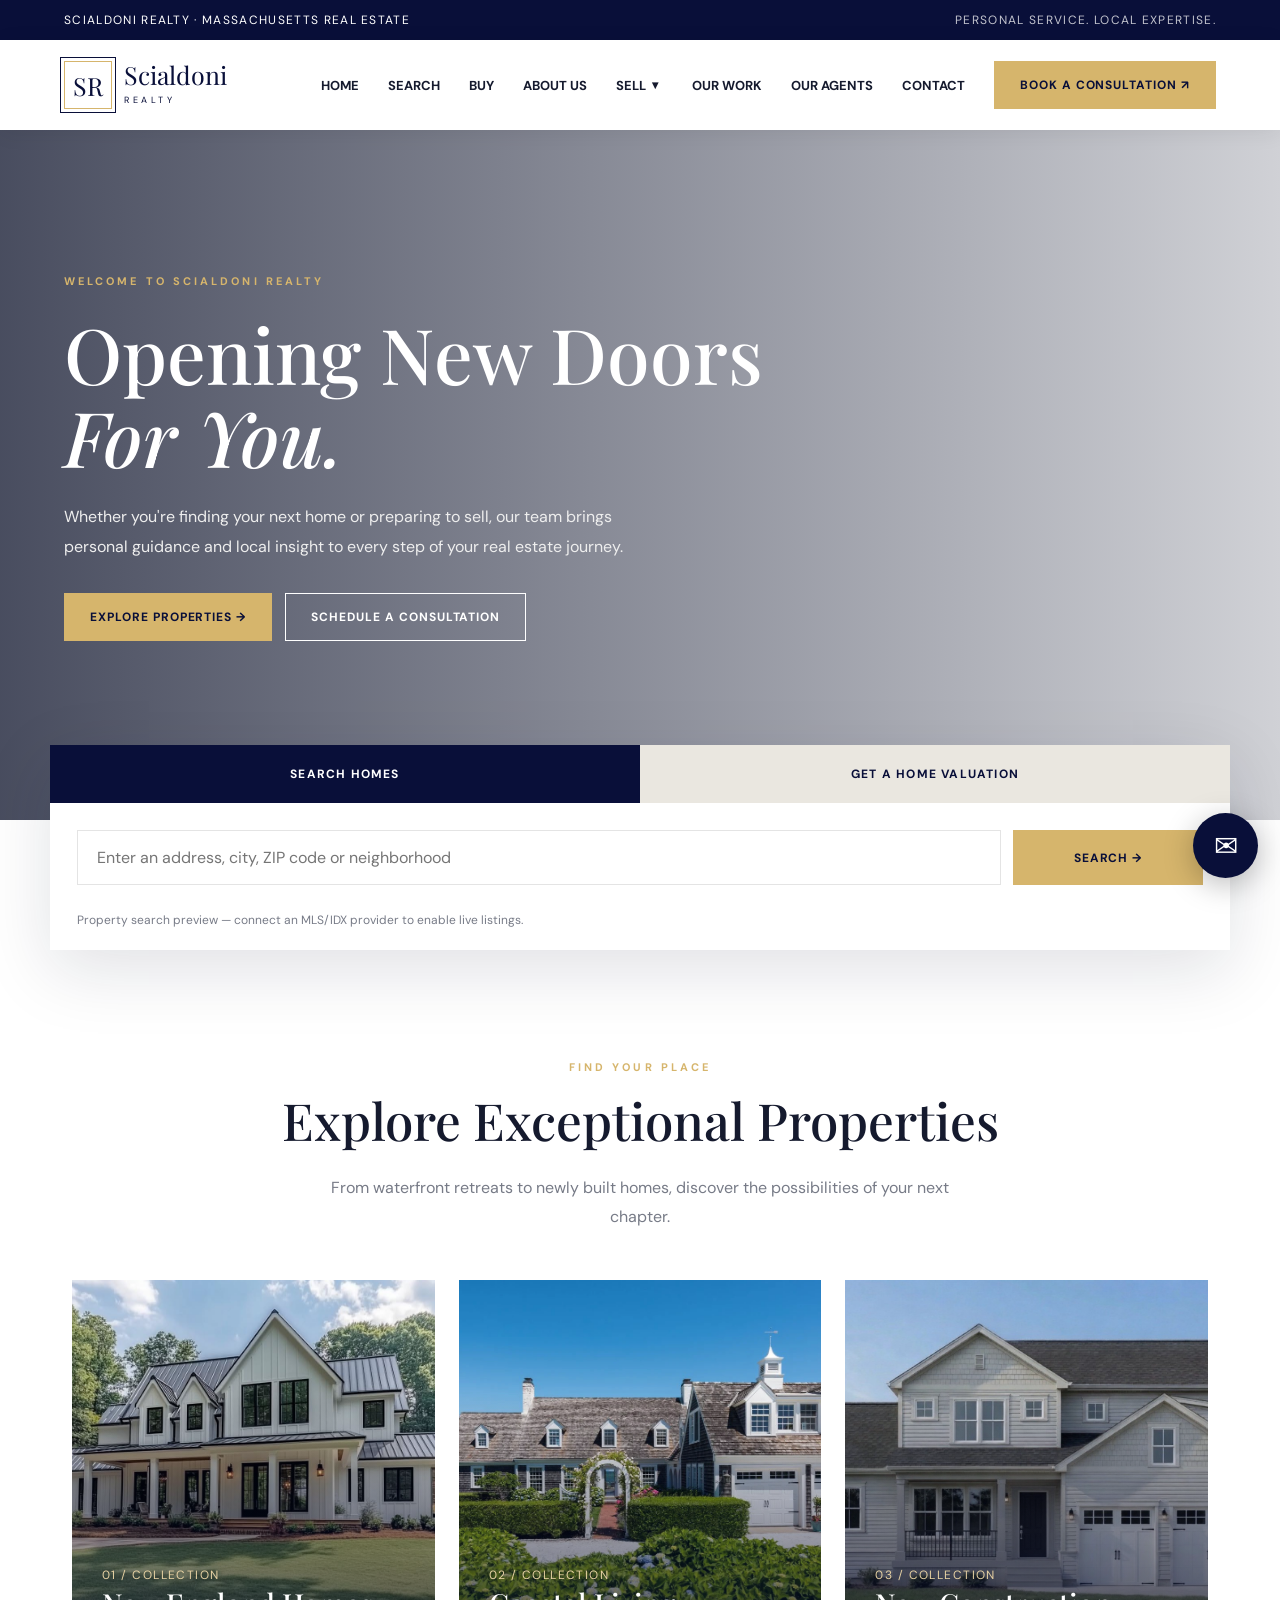
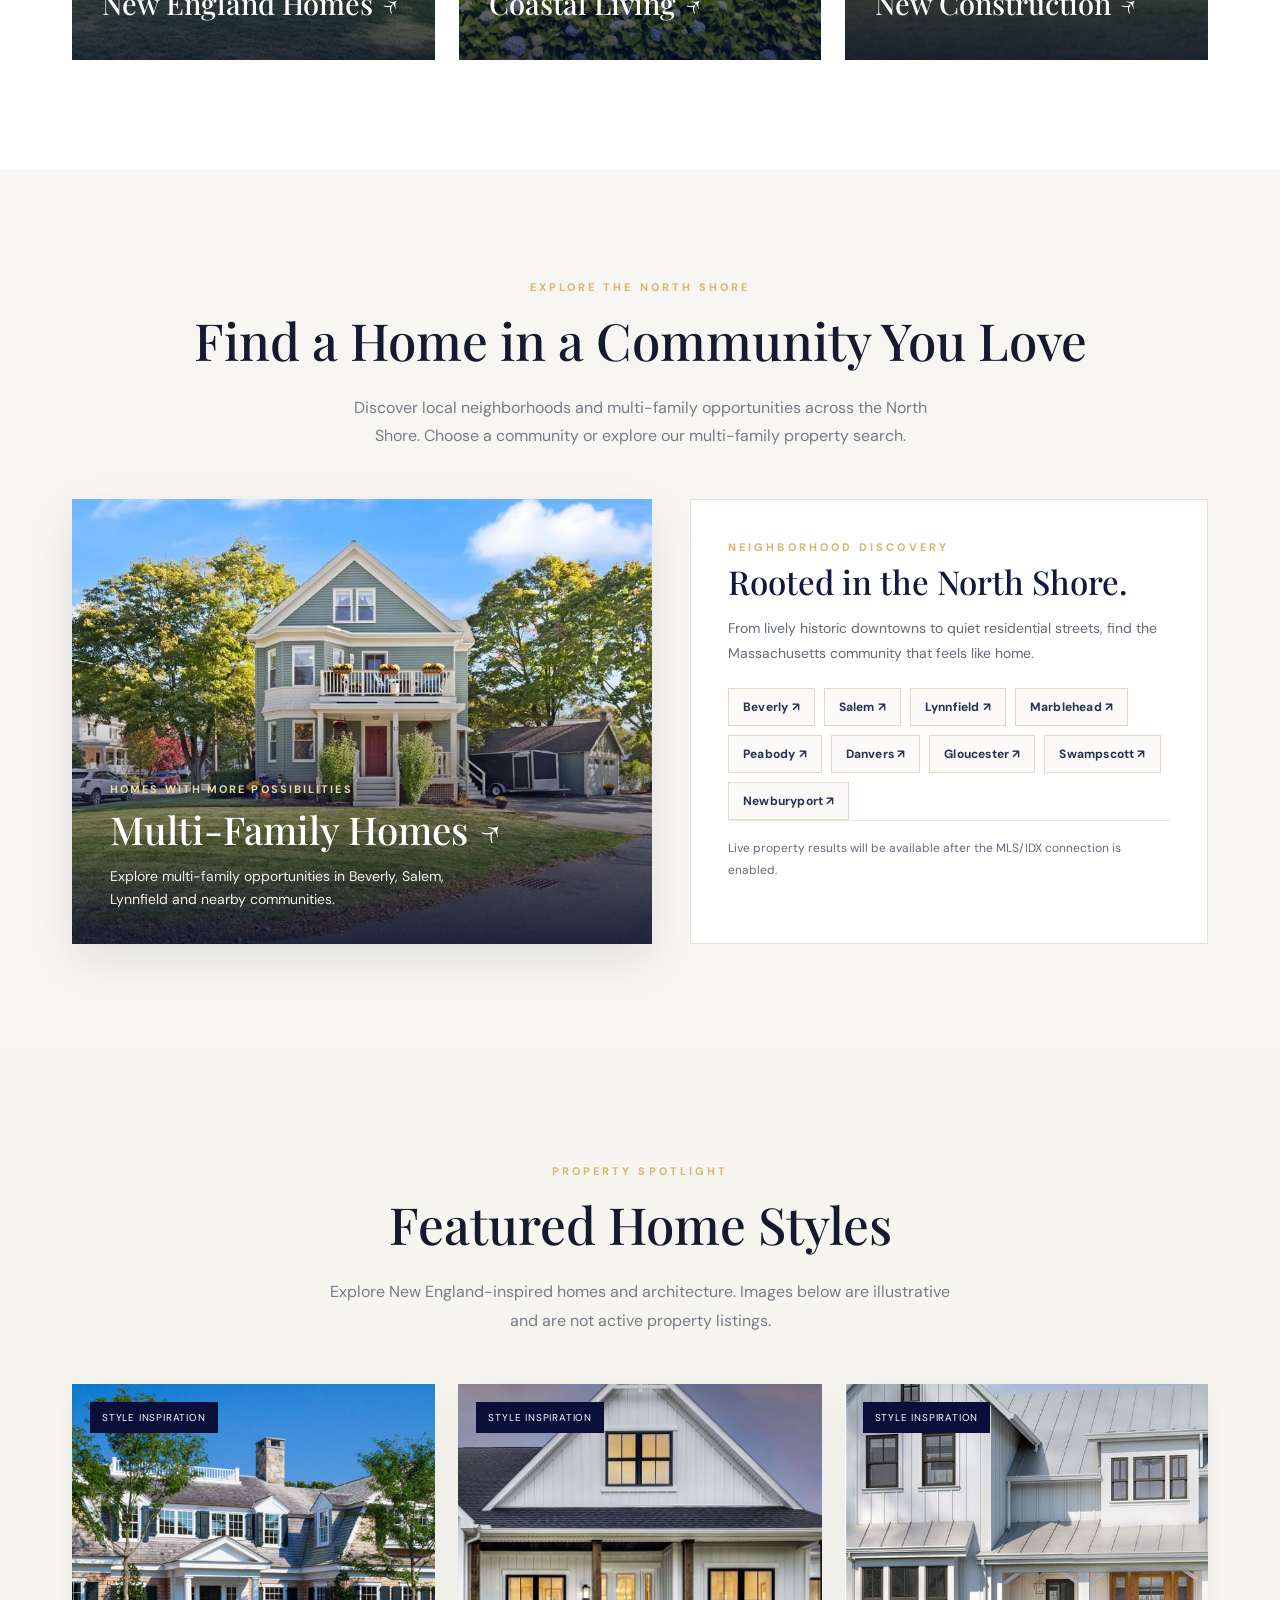
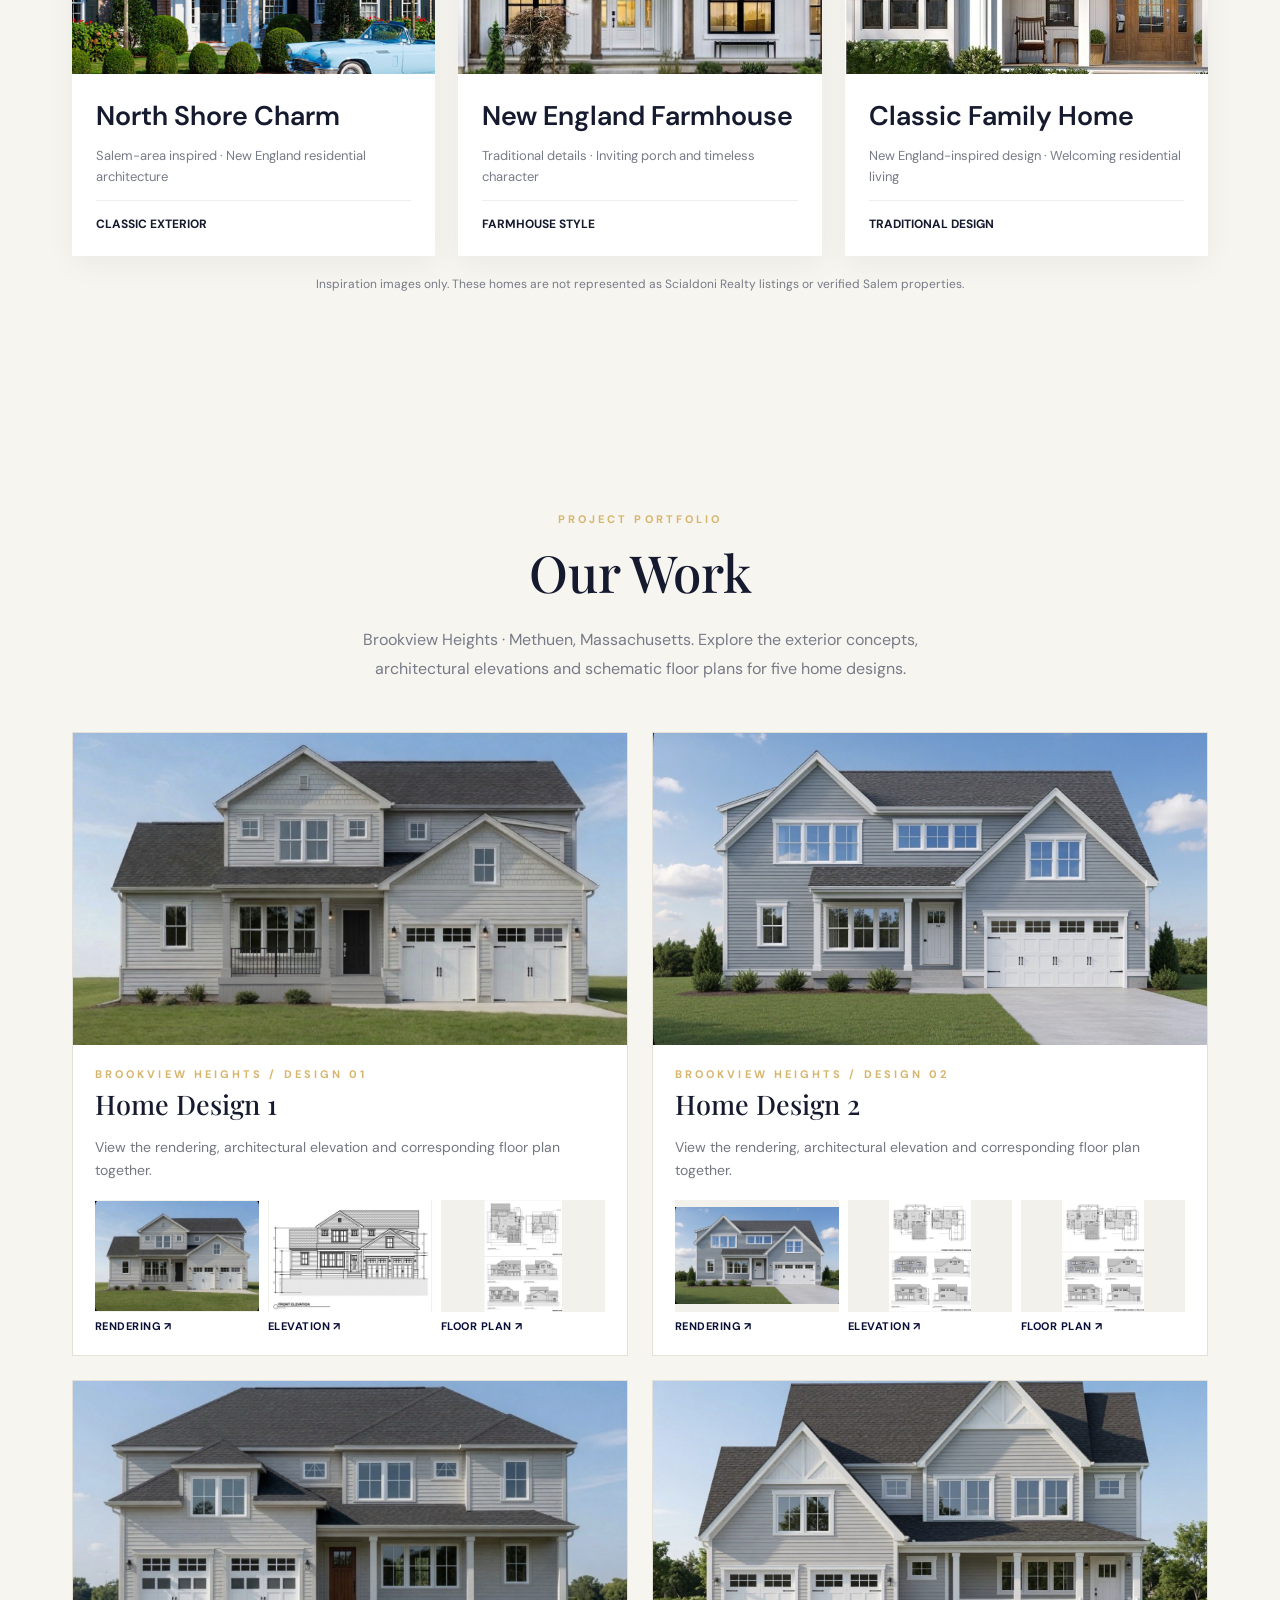
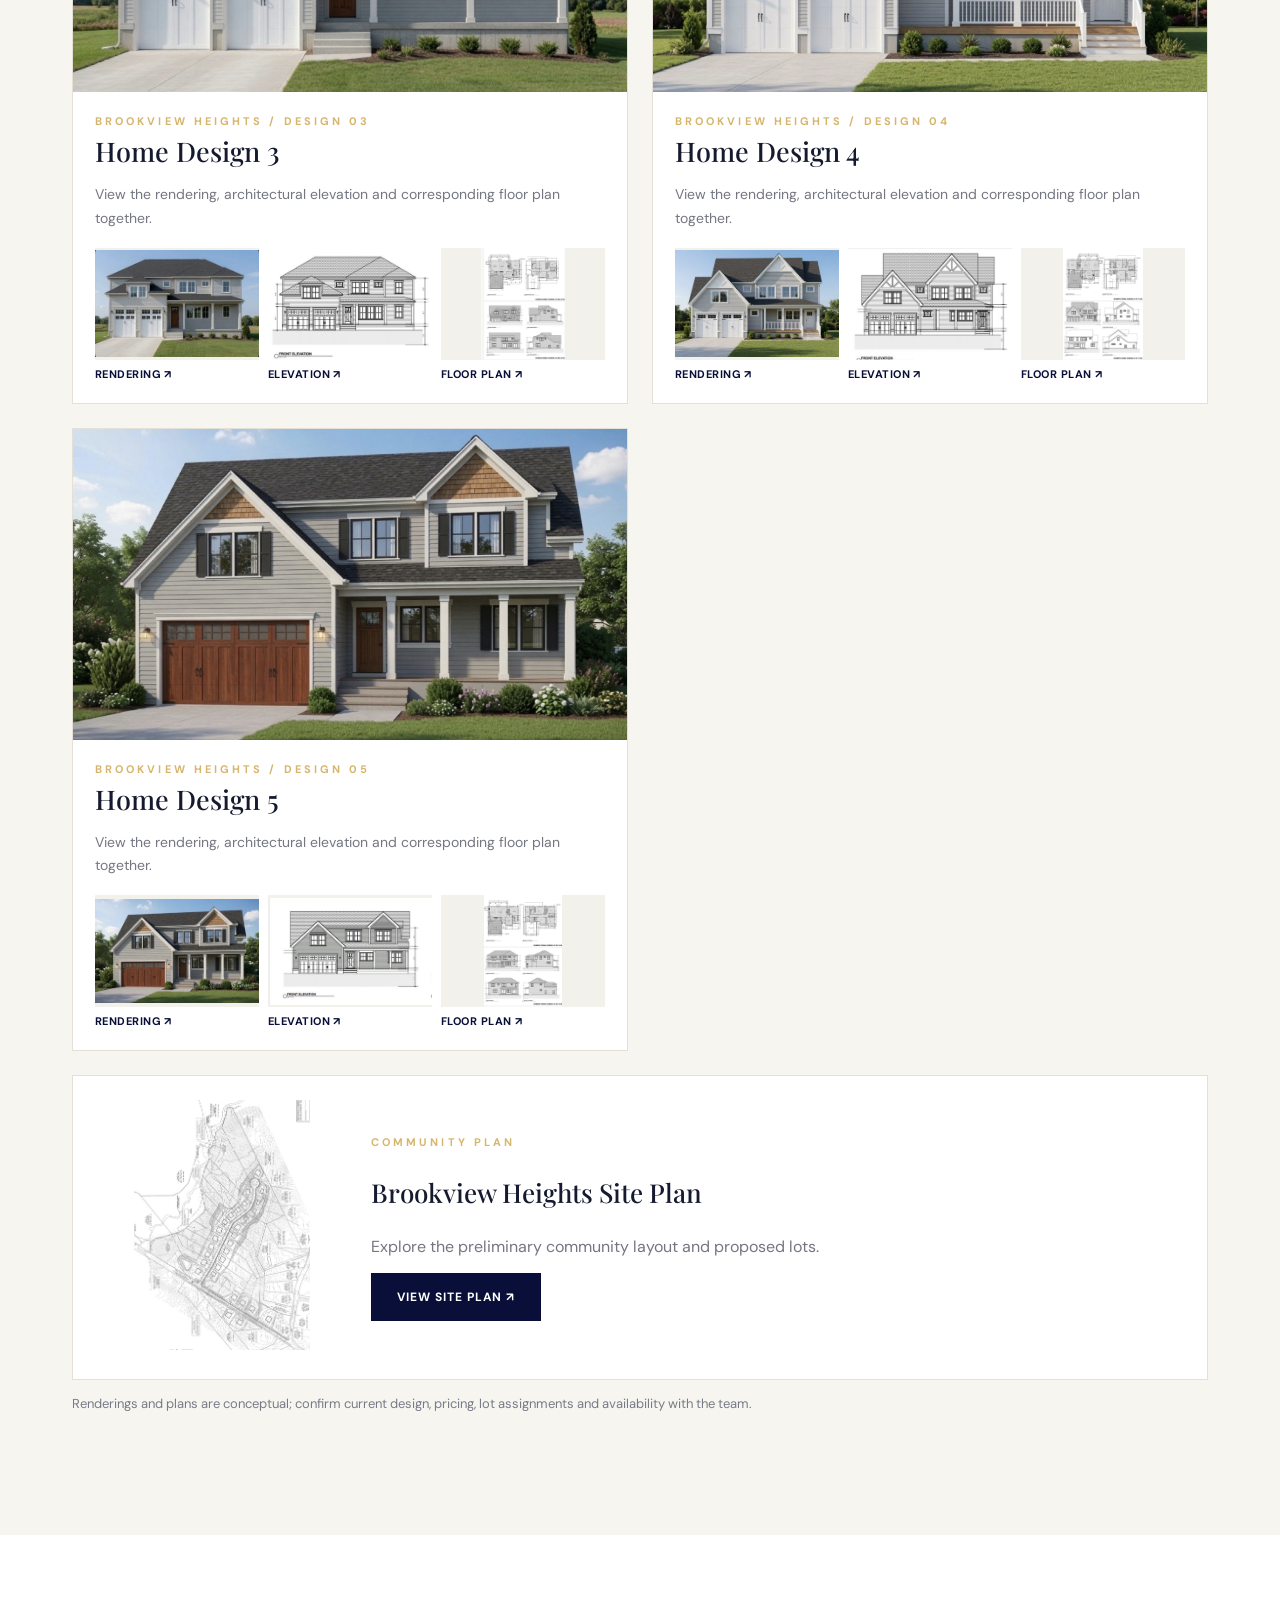
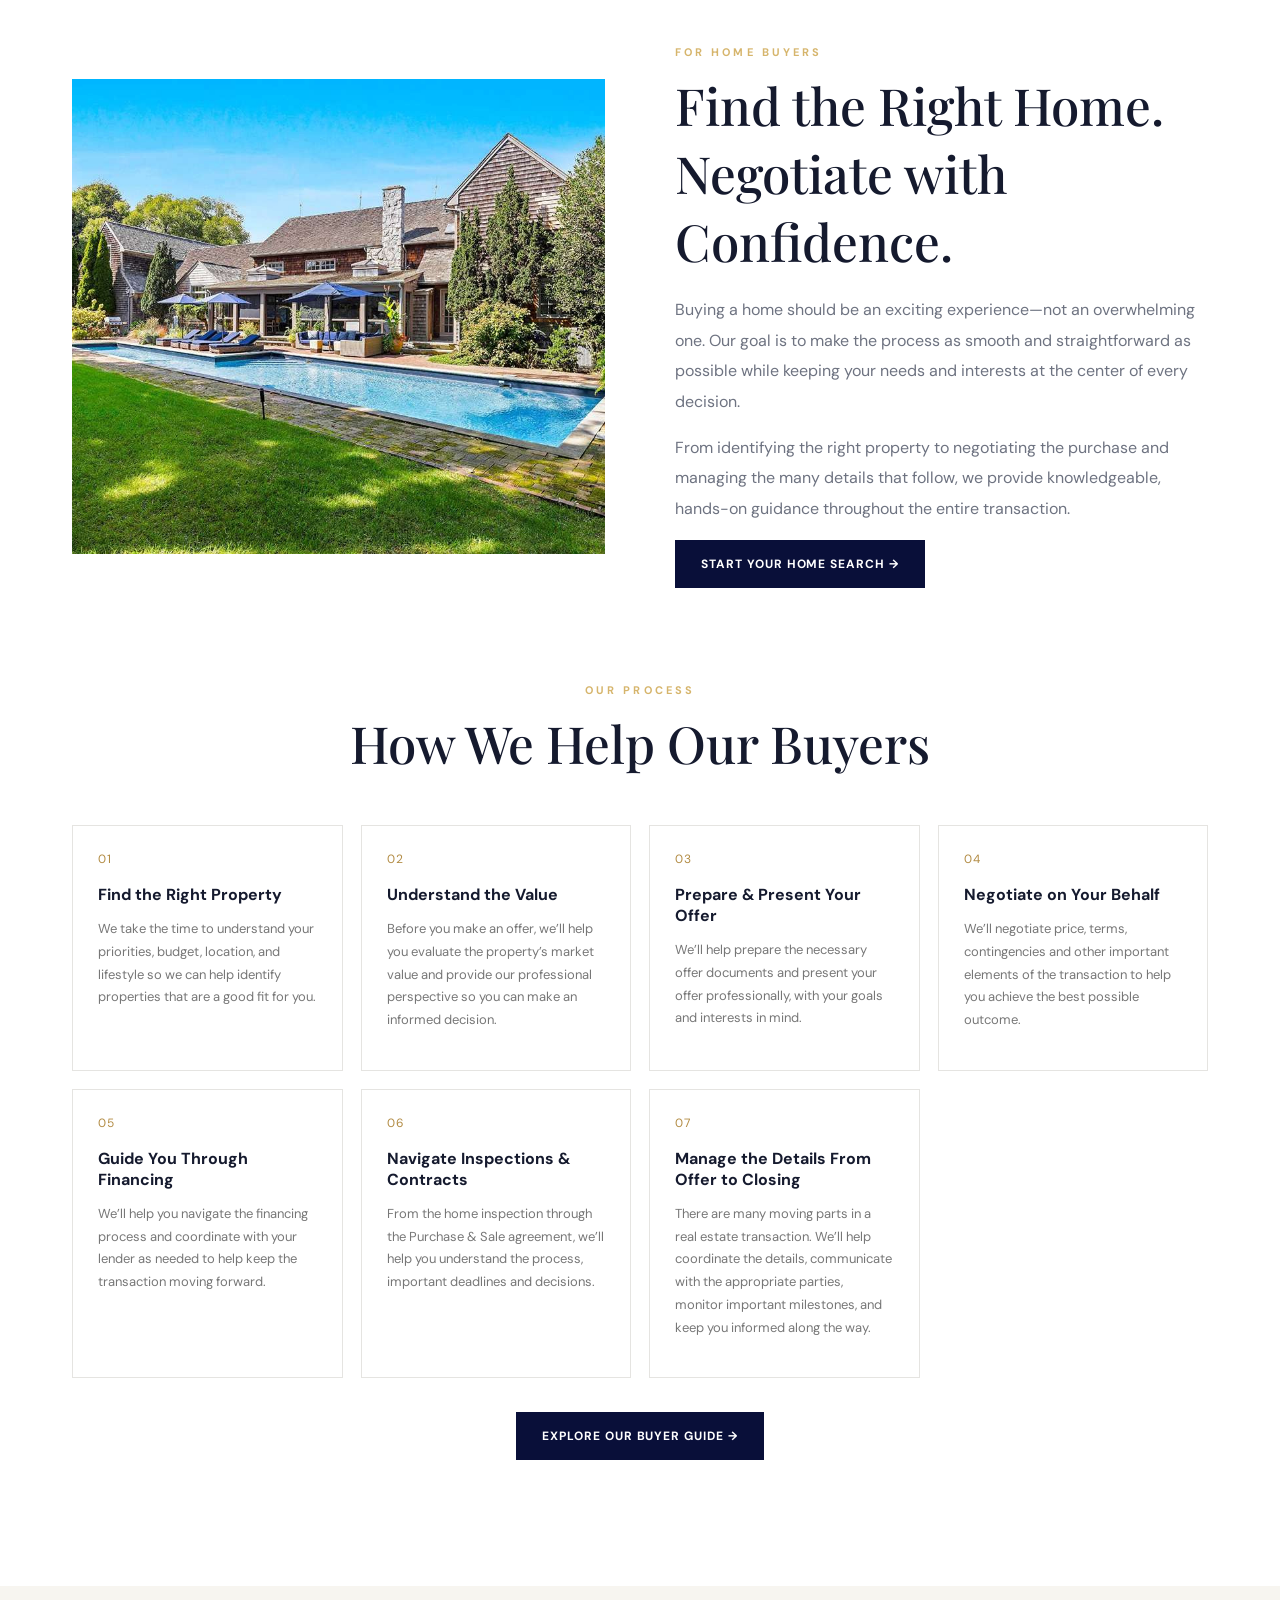
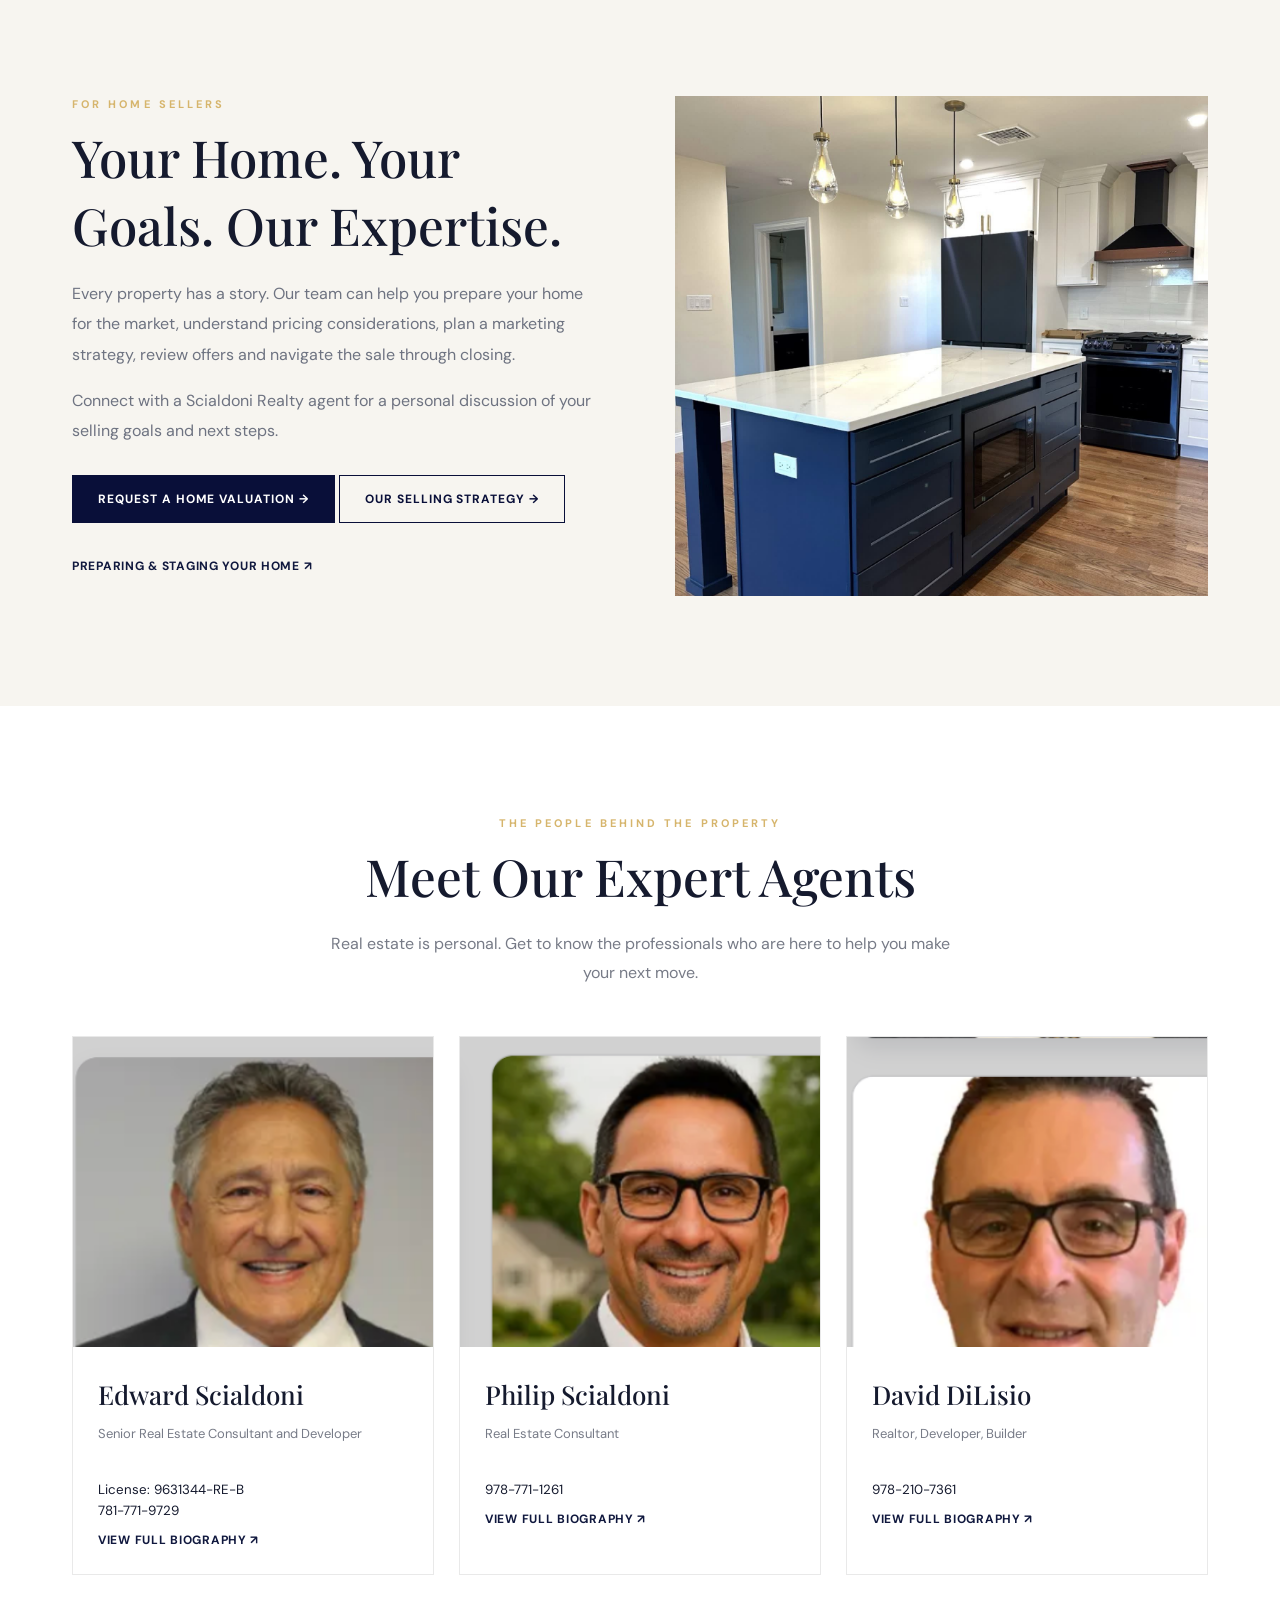
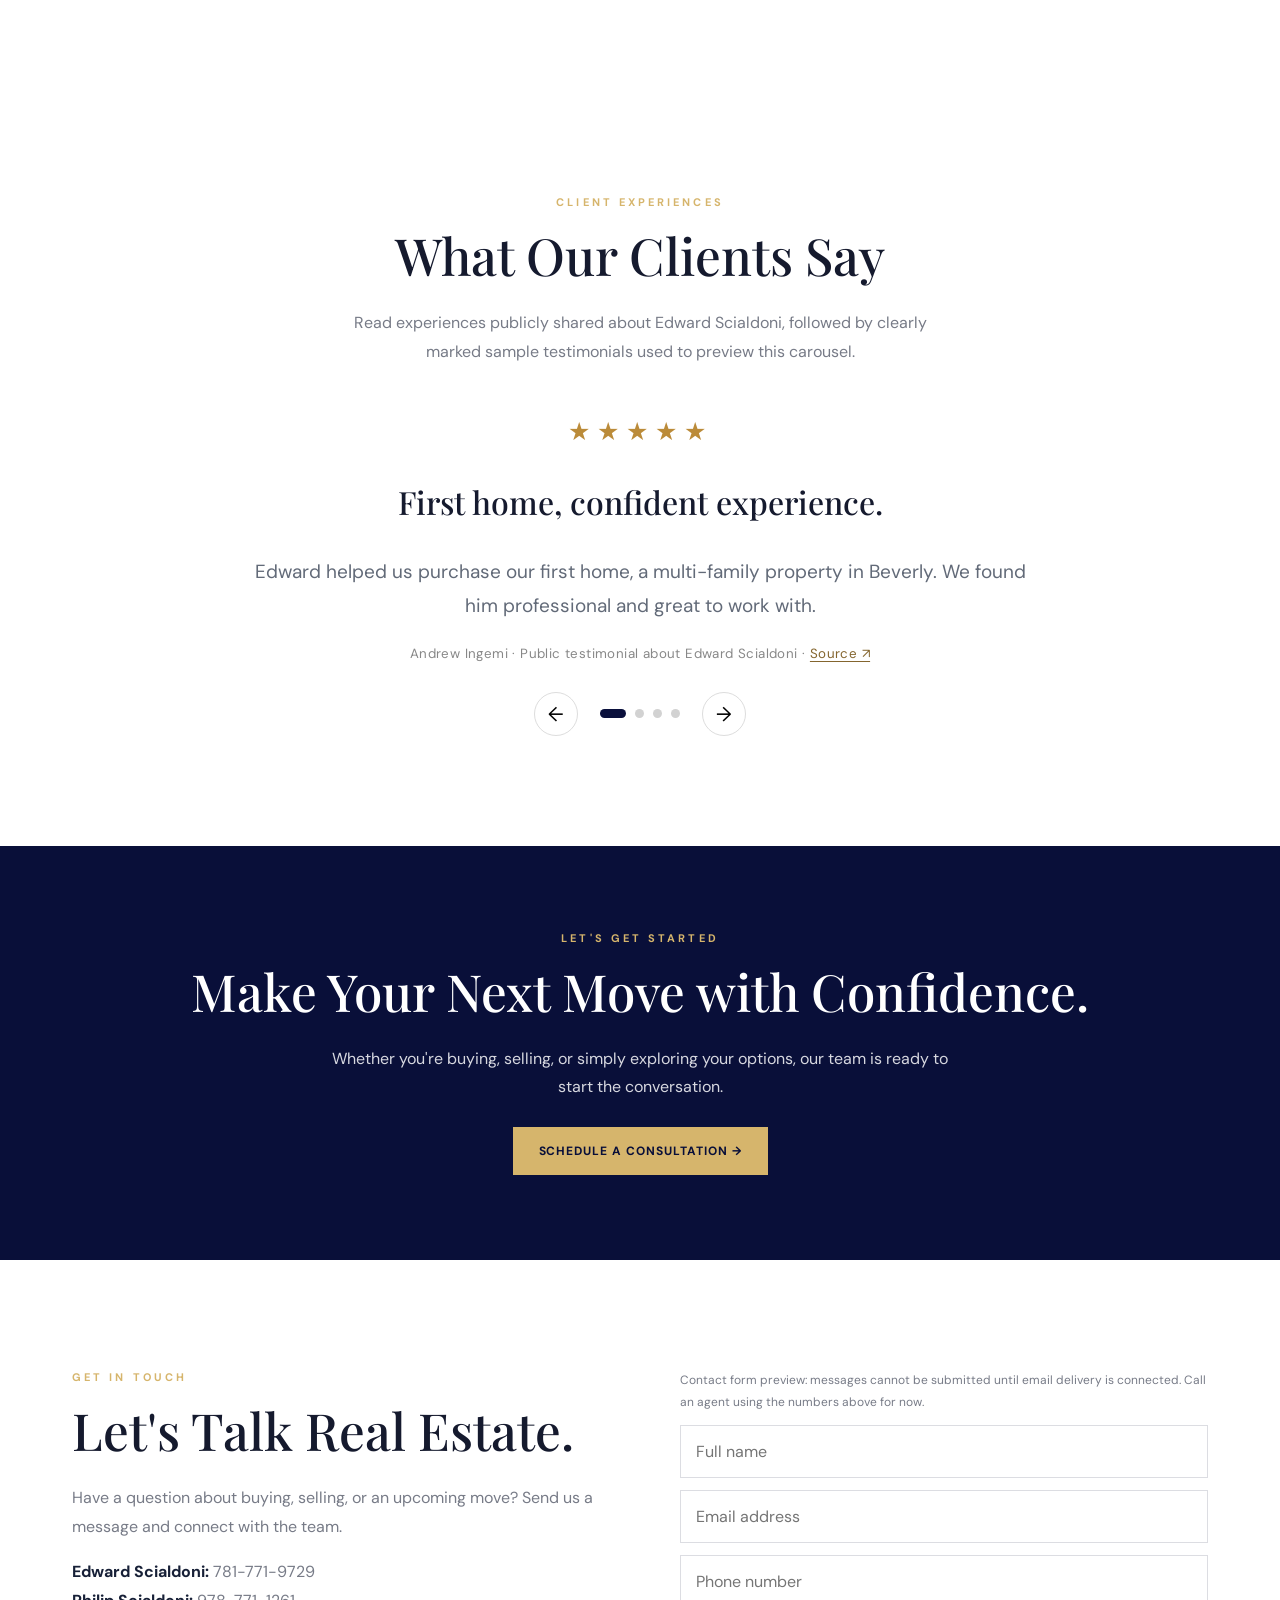
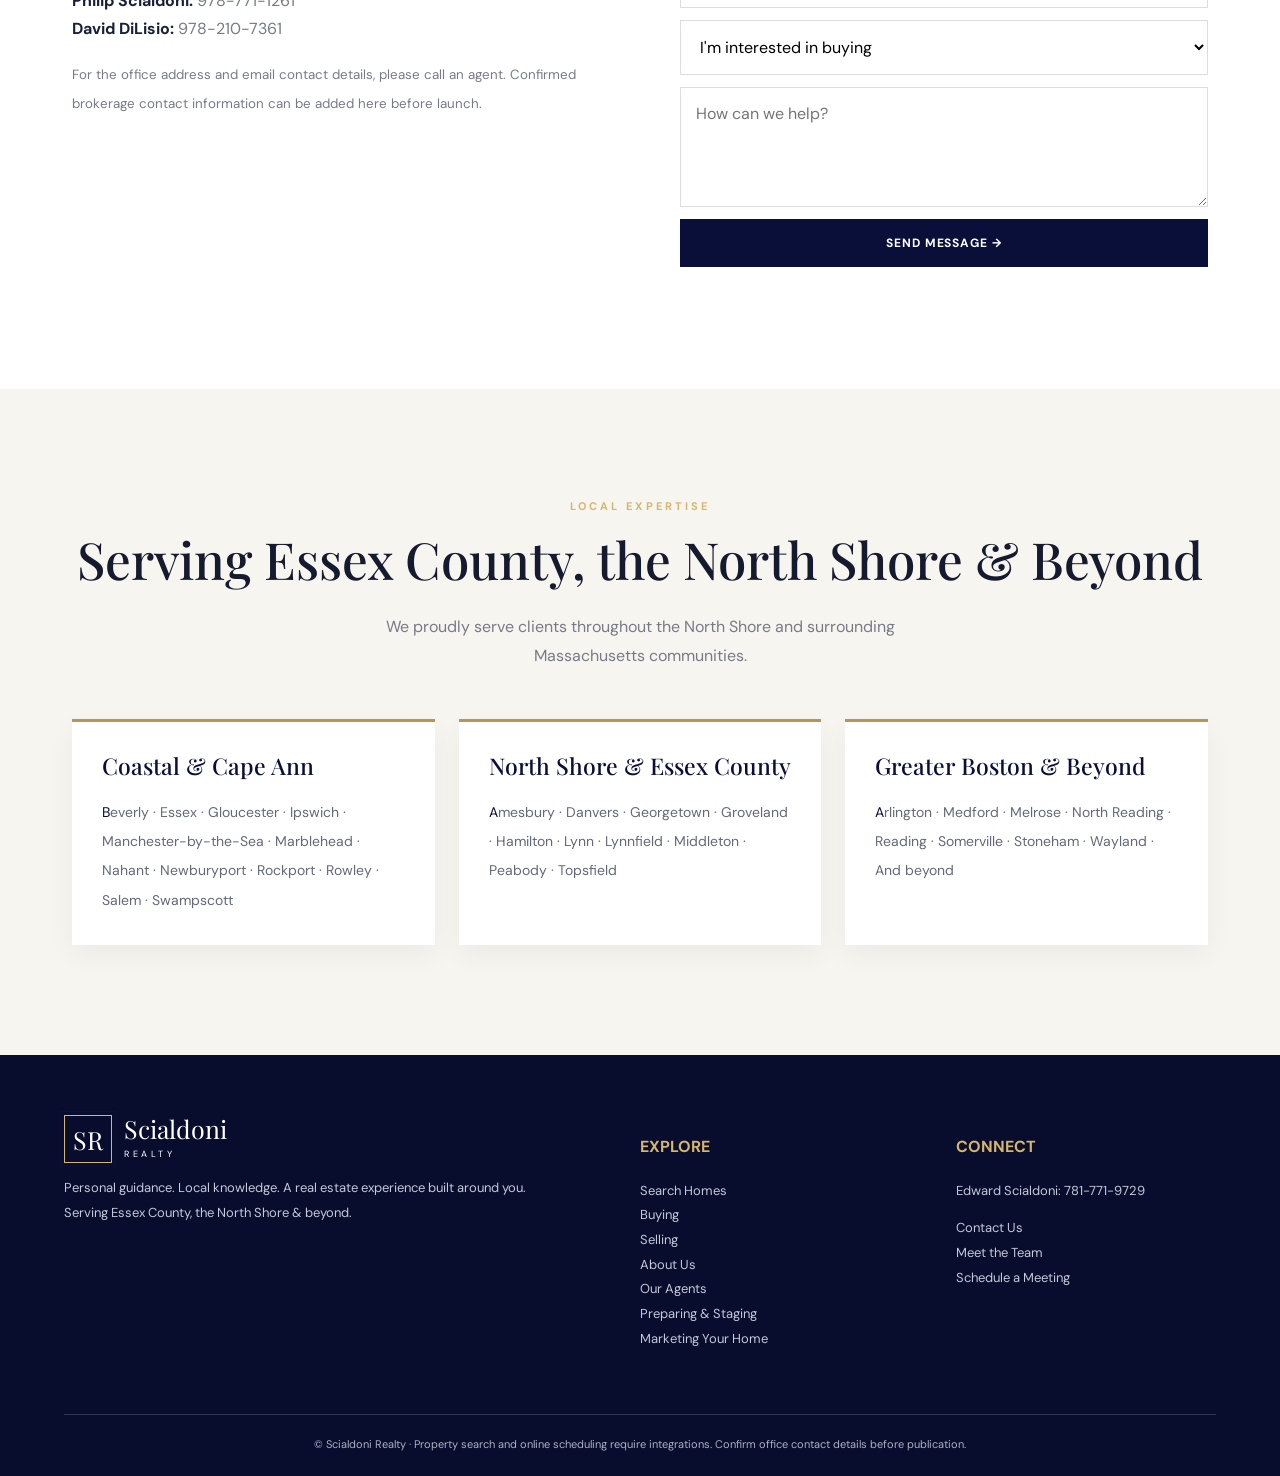
<file: index.html>
<!DOCTYPE html>

<html lang="en"><head><meta charset="utf-8"/><meta content="width=device-width,initial-scale=1" name="viewport"/><meta content="Scialdoni Realty — Massachusetts real estate guidance, buying, selling and property consultations." name="description"/><title>Scialdoni Realty | Opening New Doors</title><link href="https://fonts.googleapis.com" rel="preconnect"/><link crossorigin="" href="https://fonts.gstatic.com" rel="preconnect"/><link href="https://fonts.googleapis.com/css2?family=DM+Sans:wght@400;500;600;700&amp;family=Playfair+Display:wght@400;500;600&amp;display=swap" rel="stylesheet"/><style>
:root{--navy:#090f39;--navy2:#131c4d;--gold:#d6b56c;--cream:#f7f5f0;--ink:#151a2e;--muted:#777b87}*{box-sizing:border-box}html{scroll-behavior:smooth}body{margin:0;font-family:'DM Sans',Arial,sans-serif;color:var(--ink);background:#fff}a{text-decoration:none;color:inherit}button,input,select,textarea{font:inherit}button{cursor:pointer}button:focus-visible,a:focus-visible,input:focus-visible{outline:3px solid var(--gold);outline-offset:3px}.top{background:var(--navy);color:#fff;padding:12px 5%;font-size:12px;letter-spacing:.11em;display:flex;justify-content:space-between}.top span{opacity:.75}.nav{height:90px;display:flex;align-items:center;justify-content:space-between;padding:0 5%;background:#fff;position:sticky;top:0;z-index:20;box-shadow:0 3px 20px #00000012}.brand{display:flex;align-items:center;gap:12px;color:var(--navy)}.monogram{border:1px solid var(--gold);outline:1px solid var(--navy);outline-offset:3px;width:48px;height:48px;display:grid;place-items:center;font:25px 'Playfair Display',serif}.brand b{font:25px 'Playfair Display',serif;display:block;line-height:1}.brand small{font-size:9px;letter-spacing:.4em}.links{display:flex;gap:29px;align-items:center;font-size:13px;font-weight:700}.links a:hover{color:#a17a31}.btn{background:var(--navy);color:white;border:1px solid var(--navy);padding:15px 25px;display:inline-flex;align-items:center;justify-content:center;gap:12px;font-weight:700;font-size:12px;letter-spacing:.08em;text-transform:uppercase;transition:.2s}.btn:hover{background:#27346c}.btn.gold{background:var(--gold);border-color:var(--gold);color:var(--navy)}.btn.outline{background:transparent;border-color:#fff;color:#fff}.menu{display:none;border:0;background:none;font-size:28px}.hero{min-height:690px;position:relative;background:linear-gradient(90deg,rgba(5,11,36,.73),rgba(5,11,36,.19)),url('https://images.unsplash.com/photo-1600607687920-4e2a09cf159d?auto=format&fit=crop&w=2000&q=85') center/cover;display:flex;align-items:center;color:white}.hero-inner{width:min(1180px,90%);margin:auto;padding:90px 0 125px}.eyebrow{font-size:11px;font-weight:700;letter-spacing:.28em;text-transform:uppercase;color:var(--gold)}h1,h2,h3{font-family:'Playfair Display',Georgia,serif;font-weight:500}h1{font-size:clamp(50px,6vw,92px);line-height:1.08;max-width:760px;margin:24px 0}h2{font-size:clamp(34px,4vw,56px);margin:12px 0 20px}h3{font-size:25px}.hero p{max-width:590px;line-height:1.9;color:#eee;font-size:16px}.hero-actions{display:flex;gap:13px;margin-top:30px;flex-wrap:wrap}.search-panel{max-width:1180px;margin:-75px auto 0;background:#fff;position:relative;z-index:2;box-shadow:0 20px 65px #10163020}.tabs{display:grid;grid-template-columns:1fr 1fr}.tab{padding:21px;border:0;background:#eae7e0;color:var(--navy);font-weight:700;letter-spacing:.1em;font-size:12px}.tab.active{background:var(--navy);color:#fff}.search-body{padding:27px;display:flex;gap:12px}.search-body input{flex:1;min-width:0;border:1px solid #e4e4e4;padding:16px 19px}.search-body .btn{min-width:170px}.search-note{font-size:12px;color:var(--muted);padding:0 27px 22px}.container{max-width:1180px;margin:auto;padding:0 22px}.section{padding:110px 0}.section-head{text-align:center;margin-bottom:48px}.section-head p{max-width:620px;margin:auto;color:var(--muted);line-height:1.8}.categories{display:grid;grid-template-columns:repeat(3,1fr);gap:24px}.category{height:380px;position:relative;overflow:hidden;display:flex;align-items:end;background-size:cover;background-position:center}.category:before{content:'';position:absolute;inset:0;background:linear-gradient(transparent 30%,#020a2bba)}.category>div{position:relative;color:white;padding:30px;width:100%}.category h3{margin:0 0 8px;font-size:29px}.category span{font-size:12px;letter-spacing:.12em;color:#e6d1a3}.category:hover{background-size:auto 110%}.cream{background:var(--cream)}.listing-grid{display:grid;grid-template-columns:repeat(3,1fr);gap:23px}.listing{background:white;box-shadow:0 7px 28px #0000000d}.listing .photo{height:225px;background-size:cover;background-position:center;position:relative}.listing .tag{position:absolute;left:18px;top:18px;background:var(--navy);color:white;padding:9px 12px;font-size:10px;letter-spacing:.08em}.listing-content{padding:24px}.listing h3{font:600 27px 'DM Sans',sans-serif;margin:0 0 8px}.listing p{color:var(--muted);font-size:13px;line-height:1.6}.listing .meta{border-top:1px solid #eee;padding-top:15px;font-size:12px;font-weight:700;display:flex;gap:15px}.disclaimer{font-size:12px;color:var(--muted);margin-top:20px;text-align:center}.split{display:grid;grid-template-columns:1fr 1fr;align-items:center;gap:70px}.split img{width:100%;height:500px;object-fit:cover}.split p{line-height:1.9;color:#6e7381}.features{display:grid;grid-template-columns:repeat(4,1fr);gap:18px;margin-top:42px}.feature{border:1px solid #e5e4e1;padding:25px;background:white}.feature .num{color:#b28b43;font-size:12px;letter-spacing:.1em}.feature h3{font:700 16px 'DM Sans',sans-serif;margin:17px 0 9px}.feature p{font-size:13px;line-height:1.75;color:#777}.agent-grid{display:grid;grid-template-columns:repeat(3,1fr);gap:25px}.agent{border:1px solid #e9e9e9;background:white}.agent img{width:100%;height:310px;object-fit:cover;object-position:top}.agent .detail{padding:25px}.agent h3{font-size:26px;margin:0 0 7px}.agent p{font-size:13px;color:var(--muted);min-height:40px}.agent .detail button{border:0;background:transparent;color:var(--navy);font-weight:700;font-size:12px;letter-spacing:.07em;padding:10px 0}.cta{background:var(--navy);color:white;text-align:center;padding:85px 20px}.cta p{color:#d7d8e0;max-width:650px;margin:0 auto 25px;line-height:1.8}.contact-grid{display:grid;grid-template-columns:1fr 1fr;gap:80px}.contact-grid p{line-height:1.8;color:var(--muted)}.form{display:grid;gap:12px}.form input,.form textarea,.form select{width:100%;border:1px solid #dcdde2;padding:15px;background:white}.form textarea{min-height:120px}.footer{background:#080d2e;color:#fff;padding:60px 5% 25px}.foot-grid{max-width:1180px;margin:auto;display:grid;grid-template-columns:2fr 1fr 1fr;gap:55px}.footer p,.footer a{color:#c4c8d7;font-size:13px;line-height:1.9}.footer h4{color:var(--gold)}.copyright{border-top:1px solid #ffffff2c;margin-top:50px;padding-top:22px;text-align:center;color:#adb1c0;font-size:11px}.chat-launch{position:fixed;right:22px;bottom:22px;z-index:30;border:0;border-radius:50%;width:65px;height:65px;background:var(--navy);color:#fff;font-size:29px;box-shadow:0 7px 30px #0004}.chat{position:fixed;right:22px;bottom:98px;width:min(370px,calc(100vw - 44px));background:#fff;box-shadow:0 12px 60px #0004;z-index:31;display:none;border-radius:10px;overflow:hidden}.chat.open{display:block}.chat-head{background:var(--navy);color:white;padding:22px}.chat-head strong{font:25px 'Playfair Display',serif}.chat-body{padding:22px}.chat-body p{background:#f0eee8;padding:19px;border-radius:10px;line-height:1.7}.chat-actions{display:grid;gap:10px}.chat-actions a{padding:13px;text-align:center;border:1px solid var(--navy);font-size:13px;font-weight:700}.modal-backdrop{position:fixed;inset:0;background:#0009;display:none;place-items:center;z-index:40;padding:20px}.modal-backdrop.open{display:grid}.modal{background:white;width:min(550px,100%);padding:30px;max-height:90vh;overflow:auto;position:relative}.modal .close{position:absolute;right:16px;top:12px;background:none;border:0;font-size:28px}.modal h2{font-size:36px}.modal p{line-height:1.8;color:var(--muted)}.modal .btn{margin-top:12px}.notice{font-size:12px;color:#805d17;background:#fff6df;padding:12px;margin-top:14px}#form-status{font-size:13px;color:#8a641e} @media(max-width:850px){.menu{display:block}.links{display:none;position:absolute;top:90px;left:0;right:0;background:#fff;padding:22px;box-shadow:0 20px 20px #0002;flex-direction:column}.links.open{display:flex}.top{display:none}.hero{min-height:620px}.categories,.listing-grid,.agent-grid{grid-template-columns:1fr 1fr}.split,.contact-grid{grid-template-columns:1fr;gap:30px}.features{grid-template-columns:1fr 1fr}.foot-grid{grid-template-columns:1fr 1fr}.section{padding:75px 0}}@media(max-width:550px){.nav{height:76px}.links{top:76px}.brand b{font-size:21px}.hero-inner{padding:70px 0 120px}.search-panel{margin:-60px 15px 0}.search-body{flex-direction:column}.categories,.listing-grid,.agent-grid,.features,.foot-grid{grid-template-columns:1fr}.category{height:290px}.split img{height:320px}.agent img{height:350px}.section{padding:65px 0}.top{display:none}}
</style><style>
/* Additions only — original Scialdoni Realty visual system is preserved */
.work-gallery{display:grid;grid-template-columns:repeat(2,minmax(0,1fr));gap:24px;margin-top:35px}.work-home{border:1px solid #e4e0d8;background:#fff;overflow:hidden}.work-home>img{display:block;width:100%;aspect-ratio:16/9;object-fit:cover}.work-copy{padding:22px}.work-copy h3{font-family:'Playfair Display',Georgia,serif;font-size:27px;margin:5px 0 10px}.work-copy p{color:#747681;font-size:14px;line-height:1.65}.work-trio{display:grid;grid-template-columns:repeat(3,minmax(0,1fr));gap:9px;margin-top:18px}.work-trio a{font-size:11px;letter-spacing:.04em;color:var(--navy);font-weight:700}.work-trio img{width:100%;height:112px;object-fit:contain;background:#f3f1eb;display:block;margin-bottom:7px}.work-trio a:hover{text-decoration:underline}.work-site{display:flex;gap:24px;align-items:center;background:#fff;border:1px solid #e4e0d8;padding:24px;margin-top:24px}.work-site img{width:250px;max-height:250px;object-fit:contain}.work-site h3{font-family:'Playfair Display',Georgia,serif;font-size:26px}.work-site p{color:#747681}.work-note{color:#777b87;font-size:13px;margin-top:15px}@media(max-width:750px){.work-gallery{grid-template-columns:1fr}.work-site{display:block}.work-site img{width:100%}.work-trio img{height:90px}}
</style><style>.listing .photo{background-size:contain;background-repeat:no-repeat;background-color:#eeeae3}.location-collections{background:#faf8f3}.location-grid{display:grid;grid-template-columns:repeat(4,1fr);gap:20px}.location-grid a{display:flex;flex-direction:column;background:white;border:1px solid #e6e2d9;padding-bottom:18px}.location-grid img{width:100%;height:190px;object-fit:contain;background:#eeece6}.location-grid strong{font-size:19px;padding:18px 15px 6px}.location-grid span{color:#777;font-size:12px;padding:0 15px}.area-list{display:flex;flex-wrap:wrap;gap:11px;justify-content:center}.area-list span{padding:10px 15px;border-bottom:1px solid #d8c9ad;color:#293047}.review-stage{max-width:780px;margin:auto;min-height:255px;text-align:center}.review-slide{display:none}.review-slide.active{display:block}.review-slide h3{font-size:32px}.review-slide p{font-size:19px;line-height:1.8;color:#626a78}.review-slide small{color:#888}.stars{font-size:25px;color:#bb8b39;letter-spacing:7px}.review-controls{display:flex;align-items:center;justify-content:center;gap:22px}.review-controls>button{border:1px solid #ddd;background:white;width:44px;height:44px;border-radius:50%;font-size:20px}.review-dots{display:flex;gap:9px}.review-dots button{height:9px;width:9px;border:0;border-radius:50%;background:#d2d2d2;padding:0}.review-dots button.active{background:#0a103c;width:26px;border-radius:10px}@media(max-width:800px){.location-grid{grid-template-columns:repeat(2,1fr)}}@media(max-width:500px){.location-grid{grid-template-columns:1fr}}</style><style>
/* V8 visual refinements */
.location-grid{display:grid;grid-template-columns:repeat(4,minmax(0,1fr));gap:20px}.location-grid a{background:#fff;display:flex;flex-direction:column;overflow:hidden;border:1px solid #e7e3dc;box-shadow:0 12px 30px #1016300b;transition:transform .2s,box-shadow .2s}.location-grid a:hover{transform:translateY(-4px);box-shadow:0 16px 36px #10163020}.location-grid img{width:100%;height:230px;object-fit:cover;display:block}.location-grid strong{font-size:20px;line-height:1.3;padding:19px 20px 4px}.location-grid span{font-size:13px;color:#747987;line-height:1.65;padding:0 20px 23px}.listing .photo{height:290px;background-size:cover;background-position:center}.category{background-size:cover!important;transition:transform .25s}.category:hover{transform:translateY(-4px)}#buyers .split img{height:480px;object-fit:cover;object-position:center}.area-list{display:grid!important;grid-template-columns:repeat(3,minmax(0,1fr));gap:24px!important;align-items:stretch}.area-region{padding:30px;background:white;border-top:3px solid var(--gold);box-shadow:0 10px 25px #0a15300c}.area-region h3{font-size:23px;color:var(--navy);margin:0 0 18px}.area-region p{font-size:14px;color:#626978;line-height:2.1;margin:0}.area-region p::first-letter{color:var(--navy)}@media(max-width:900px){.location-grid{grid-template-columns:repeat(2,minmax(0,1fr))}.area-list{grid-template-columns:1fr!important}}@media(max-width:560px){.location-grid{grid-template-columns:1fr}.location-grid img{height:260px}.listing .photo{height:260px}}
</style><link href="site-v10.css" rel="stylesheet"/></head><body>
<div class="top"><div>SCIALDONI REALTY · MASSACHUSETTS REAL ESTATE</div><span>PERSONAL SERVICE. LOCAL EXPERTISE.</span></div>
<header class="nav"><a class="brand" href="#home"><span class="monogram">SR</span><span><b>Scialdoni</b><small>REALTY</small></span></a><button aria-label="Toggle menu" class="menu" onclick="document.querySelector('.links').classList.toggle('open')">☰</button><nav class="links"><a href="#home">HOME</a><a href="#explore">SEARCH</a><a href="buyer.html">BUY</a><a href="about.html">ABOUT US</a><div class="sell-nav"><a class="sell-main-link" href="sell.html">SELL</a><button aria-expanded="false" aria-label="Open Sell pages" class="sell-toggle" type="button">▾</button><div class="sell-menu"><a href="staging.html">Preparing &amp; Staging Your Home</a><a href="sell.html">Marketing Your Home</a></div></div><a href="#work">OUR WORK</a><a href="#agents">OUR AGENTS</a><a href="#contact">CONTACT</a><button class="btn gold" onclick="showBooking()">BOOK A CONSULTATION ↗</button></nav></header>
<main><section class="hero" id="home"><div class="hero-inner"><div class="eyebrow">WELCOME TO SCIALDONI REALTY</div><h1>Opening New Doors <em>For You.</em></h1><p>Whether you're finding your next home or preparing to sell, our team brings personal guidance and local insight to every step of your real estate journey.</p><div class="hero-actions"><a class="btn gold" href="#explore">EXPLORE PROPERTIES →</a><button class="btn outline" onclick="showBooking()">SCHEDULE A CONSULTATION</button></div></div></section>
<div class="search-panel" id="explore"><div aria-label="Choose home search or valuation" class="tabs" role="tablist"><button aria-selected="true" class="tab active" id="tab-buy" onclick="switchTab('buy')" role="tab" type="button">SEARCH HOMES</button><button aria-selected="false" class="tab" id="tab-sell" onclick="switchTab('sell')" role="tab" type="button">GET A HOME VALUATION</button></div><div class="search-body"><input aria-label="Property search" autocomplete="street-address" id="search-input" placeholder="Enter an address, city, ZIP code or neighborhood"/><button class="btn gold" id="search-action-btn" onclick="searchAction()" type="button">SEARCH →</button></div><div class="search-note" id="search-note">Property search preview — connect an MLS/IDX provider to enable live listings.</div></div>
<section class="section"><div class="container"><div class="section-head"><div class="eyebrow">FIND YOUR PLACE</div><h2>Explore Exceptional Properties</h2><p>From waterfront retreats to newly built homes, discover the possibilities of your next chapter.</p></div><div class="categories"><a class="category" href="#listings" style="background-image:url('new-england-home-3.jpg')"><div><span>01 / COLLECTION</span><h3>New England Homes ↗</h3></div></a><a class="category coastal-category" href="search.html?type=coastal" style="background-image:url('north-shore-coastal-home.jpg')"><div><span>02 / COLLECTION</span><h3>Coastal Living ↗</h3></div></a><a class="category" href="#work" style="background-image:url('brookview-house-1-render.jpg')"><div><span>03 / COLLECTION</span><h3>New Construction ↗</h3></div></a></div></div></section>
<section class="section location-collections" id="communities"><div class="container"><div class="section-head"><div class="eyebrow">EXPLORE THE NORTH SHORE</div><h2>Find a Home in a Community You Love</h2><p>Discover local neighborhoods and multi-family opportunities across the North Shore. Choose a community or explore our multi-family property search.</p></div>
<div class="location-layout">
<a aria-label="Explore multi-family homes in Beverly, Salem, Lynnfield and surrounding communities" class="multifamily-feature" href="search.html?type=multi-family&amp;areas=Beverly,Salem,Lynnfield"><img alt="Classic New England home with a porch and landscaped yard" src="multifamily-home.jpg"/><div class="multifamily-copy"><div class="mini-eyebrow">HOMES WITH MORE POSSIBILITIES</div><h3>Multi-Family Homes ↗</h3><p>Explore multi-family opportunities in Beverly, Salem, Lynnfield and nearby communities.</p></div></a>
<div class="communities-panel"><div class="eyebrow">NEIGHBORHOOD DISCOVERY</div><h3>Rooted in the North Shore.</h3><p>From lively historic downtowns to quiet residential streets, find the Massachusetts community that feels like home.</p><div class="city-links">
<a href="search.html?city=Beverly">Beverly ↗</a><a href="search.html?city=Salem">Salem ↗</a><a href="search.html?city=Lynnfield">Lynnfield ↗</a><a href="search.html?city=Marblehead">Marblehead ↗</a><a href="search.html?city=Peabody">Peabody ↗</a><a href="search.html?city=Danvers">Danvers ↗</a><a href="search.html?city=Gloucester">Gloucester ↗</a><a href="search.html?city=Swampscott">Swampscott ↗</a><a href="search.html?city=Newburyport">Newburyport ↗</a>
</div><p class="community-subnote">Live property results will be available after the MLS/IDX connection is enabled.</p></div>
</div></div></section><section class="section cream" id="listings"><div class="container"><div class="section-head"><div class="eyebrow">PROPERTY SPOTLIGHT</div><h2>Featured Home Styles</h2><p>Explore New England-inspired homes and architecture. Images below are illustrative and are not active property listings.</p></div><div class="listing-grid">
<article class="listing"><div class="photo" style="background-image:url('new-england-classic-home.jpg')"><span class="tag">STYLE INSPIRATION</span></div><div class="listing-content"><h3>North Shore Charm</h3><p>Salem-area inspired · New England residential architecture</p><div class="meta"><span>CLASSIC EXTERIOR</span></div></div></article>
<article class="listing"><div class="photo" style="background-image:url('new-england-home-1.jpg')"><span class="tag">STYLE INSPIRATION</span></div><div class="listing-content"><h3>New England Farmhouse</h3><p>Traditional details · Inviting porch and timeless character</p><div class="meta"><span>FARMHOUSE STYLE</span></div></div></article>
<article class="listing"><div class="photo" style="background-image:url('new-england-home-2.jpg')"><span class="tag">STYLE INSPIRATION</span></div><div class="listing-content"><h3>Classic Family Home</h3><p>New England-inspired design · Welcoming residential living</p><div class="meta"><span>TRADITIONAL DESIGN</span></div></div></article>
</div><div class="disclaimer">Inspiration images only. These homes are not represented as Scialdoni Realty listings or verified Salem properties.</div></div></section>
<section class="section cream" id="work"><div class="container"><div class="section-head"><div class="eyebrow">PROJECT PORTFOLIO</div><h2>Our Work</h2><p>Brookview Heights · Methuen, Massachusetts. Explore the exterior concepts, architectural elevations and schematic floor plans for five home designs.</p></div><div class="work-gallery"><article class="work-home"><img alt="Brookview Heights home 1 exterior concept" loading="lazy" src="brookview-house-1-render.jpg"/><div class="work-copy"><div class="eyebrow">BROOKVIEW HEIGHTS / DESIGN 01</div><h3>Home Design 1</h3><p>View the rendering, architectural elevation and corresponding floor plan together.</p><div class="work-trio"><a href="brookview-house-1-render.jpg" target="_blank"><img alt="Home 1 rendering" loading="lazy" src="brookview-house-1-render.jpg"/>RENDERING ↗</a><a href="brookview-house-1-elevation.jpg" target="_blank"><img alt="Home 1 elevation" loading="lazy" src="brookview-house-1-elevation.jpg"/>ELEVATION ↗</a><a href="brookview-house-1-plans.jpg" target="_blank"><img alt="Home 1 floor plan" loading="lazy" src="brookview-house-1-plans.jpg"/>FLOOR PLAN ↗</a></div></div></article><article class="work-home"><img alt="Brookview Heights home 2 exterior concept" loading="lazy" src="brookview-house-2-render.jpg"/><div class="work-copy"><div class="eyebrow">BROOKVIEW HEIGHTS / DESIGN 02</div><h3>Home Design 2</h3><p>View the rendering, architectural elevation and corresponding floor plan together.</p><div class="work-trio"><a href="brookview-house-2-render.jpg" target="_blank"><img alt="Home 2 rendering" loading="lazy" src="brookview-house-2-render.jpg"/>RENDERING ↗</a><a href="brookview-house-2-elevation.jpg" target="_blank"><img alt="Home 2 elevation" loading="lazy" src="brookview-house-2-elevation.jpg"/>ELEVATION ↗</a><a href="brookview-house-2-plans.jpg" target="_blank"><img alt="Home 2 floor plan" loading="lazy" src="brookview-house-2-plans.jpg"/>FLOOR PLAN ↗</a></div></div></article><article class="work-home"><img alt="Brookview Heights home 3 exterior concept" loading="lazy" src="brookview-house-3-render.jpg"/><div class="work-copy"><div class="eyebrow">BROOKVIEW HEIGHTS / DESIGN 03</div><h3>Home Design 3</h3><p>View the rendering, architectural elevation and corresponding floor plan together.</p><div class="work-trio"><a href="brookview-house-3-render.jpg" target="_blank"><img alt="Home 3 rendering" loading="lazy" src="brookview-house-3-render.jpg"/>RENDERING ↗</a><a href="brookview-house-3-elevation.jpg" target="_blank"><img alt="Home 3 elevation" loading="lazy" src="brookview-house-3-elevation.jpg"/>ELEVATION ↗</a><a href="brookview-house-3-plans.jpg" target="_blank"><img alt="Home 3 floor plan" loading="lazy" src="brookview-house-3-plans.jpg"/>FLOOR PLAN ↗</a></div></div></article><article class="work-home"><img alt="Brookview Heights home 4 exterior concept" loading="lazy" src="brookview-house-4-render.jpg"/><div class="work-copy"><div class="eyebrow">BROOKVIEW HEIGHTS / DESIGN 04</div><h3>Home Design 4</h3><p>View the rendering, architectural elevation and corresponding floor plan together.</p><div class="work-trio"><a href="brookview-house-4-render.jpg" target="_blank"><img alt="Home 4 rendering" loading="lazy" src="brookview-house-4-render.jpg"/>RENDERING ↗</a><a href="brookview-house-4-elevation.jpg" target="_blank"><img alt="Home 4 elevation" loading="lazy" src="brookview-house-4-elevation.jpg"/>ELEVATION ↗</a><a href="brookview-house-4-plans.jpg" target="_blank"><img alt="Home 4 floor plan" loading="lazy" src="brookview-house-4-plans.jpg"/>FLOOR PLAN ↗</a></div></div></article><article class="work-home"><img alt="Brookview Heights home 5 exterior concept" loading="lazy" src="brookview-house-5-render.jpg"/><div class="work-copy"><div class="eyebrow">BROOKVIEW HEIGHTS / DESIGN 05</div><h3>Home Design 5</h3><p>View the rendering, architectural elevation and corresponding floor plan together.</p><div class="work-trio"><a href="brookview-house-5-render.jpg" target="_blank"><img alt="Home 5 rendering" loading="lazy" src="brookview-house-5-render.jpg"/>RENDERING ↗</a><a href="brookview-house-5-elevation.jpg" target="_blank"><img alt="Home 5 elevation" loading="lazy" src="brookview-house-5-elevation.jpg"/>ELEVATION ↗</a><a href="brookview-house-5-plans.jpg" target="_blank"><img alt="Home 5 floor plan" loading="lazy" src="brookview-house-5-plans.jpg"/>FLOOR PLAN ↗</a></div></div></article></div><div class="work-site"><a href="brookview-site-plan.jpg" target="_blank"><img alt="Brookview Heights development site plan" loading="lazy" src="brookview-site-plan.jpg"/></a><div><div class="eyebrow">COMMUNITY PLAN</div><h3>Brookview Heights Site Plan</h3><p>Explore the preliminary community layout and proposed lots.</p><a class="btn" href="brookview-site-plan.jpg" target="_blank">VIEW SITE PLAN ↗</a></div></div><p class="work-note">Renderings and plans are conceptual; confirm current design, pricing, lot assignments and availability with the team.</p></div></section><section class="section" id="buyers"><div class="container"><div class="split"><img alt="New England inspired luxury home with outdoor swimming pool" src="new-england-pool-home.jpg"/><div><div class="eyebrow">FOR HOME BUYERS</div><h2>Find the Right Home. Negotiate with Confidence.</h2><p>Buying a home should be an exciting experience—not an overwhelming one. Our goal is to make the process as smooth and straightforward as possible while keeping your needs and interests at the center of every decision.</p><p>From identifying the right property to negotiating the purchase and managing the many details that follow, we provide knowledgeable, hands-on guidance throughout the entire transaction.</p><button class="btn" onclick="showBooking('Buyer Consultation')">START YOUR HOME SEARCH →</button></div></div><div class="section-head" style="margin-top:95px"><div class="eyebrow">OUR PROCESS</div><h2>How We Help Our Buyers</h2></div><div class="features" id="buyer-features"></div><p style="text-align:center;margin-top:34px"><a class="btn" href="buyer.html">EXPLORE OUR BUYER GUIDE →</a></p></div></section>
<section class="section cream" id="sellers"><div class="container split"><div><div class="eyebrow">FOR HOME SELLERS</div><h2>Your Home. Your Goals. Our Expertise.</h2><p>Every property has a story. Our team can help you prepare your home for the market, understand pricing considerations, plan a marketing strategy, review offers and navigate the sale through closing.</p><p>Connect with a Scialdoni Realty agent for a personal discussion of your selling goals and next steps.</p><button class="btn" onclick="showBooking('Seller Consultation')">REQUEST A HOME VALUATION →</button> <a class="btn outline-sell" href="sell.html" style="margin-top:12px;background:transparent;color:#090f39">OUR SELLING STRATEGY →</a><p style="margin-top:20px"><a class="profile-link" href="staging.html">PREPARING &amp; STAGING YOUR HOME ↗</a></p></div><img alt="Bright, professionally presented New England living space" src="new-england-interior-1.jpg"/></div></section>
<section class="section" id="agents"><div class="container"><div class="section-head"><div class="eyebrow">THE PEOPLE BEHIND THE PROPERTY</div><h2>Meet Our Expert Agents</h2><p>Real estate is personal. Get to know the professionals who are here to help you make your next move.</p></div><div class="agent-grid"><article class="agent"><img alt="Edward Scialdoni" src="edward.png"/><div class="detail"><h3>Edward Scialdoni</h3><p>Senior Real Estate Consultant and Developer</p><small>License: 9631344-RE-B<br/><a href="tel:+17817719729">781-771-9729</a></small><br/><a class="profile-link" href="agent-edward.html">VIEW FULL BIOGRAPHY ↗</a></div></article><article class="agent"><img alt="Philip Scialdoni" src="philip.png"/><div class="detail"><h3>Philip Scialdoni</h3><p>Real Estate Consultant</p><small>978-771-1261</small><br/><a class="profile-link" href="agent-philip.html">VIEW FULL BIOGRAPHY ↗</a></div></article><article class="agent"><img alt="David DiLisio" src="david.png"/><div class="detail"><h3>David DiLisio</h3><p>Realtor, Developer, Builder</p><small>978-210-7361</small><br/><a class="profile-link" href="agent-david.html">VIEW FULL BIOGRAPHY ↗</a></div></article></div></div></section><section class="section reviews" id="testimonials"><div class="container"><div class="section-head"><div class="eyebrow">CLIENT EXPERIENCES</div><h2>What Our Clients Say</h2><p>Read experiences publicly shared about Edward Scialdoni, followed by clearly marked sample testimonials used to preview this carousel.</p></div><div aria-live="polite" class="review-stage"><div class="review-slide active"><div aria-label="Five stars" class="stars">★★★★★</div><h3>First home, confident experience.</h3><p>Edward helped us purchase our first home, a multi-family property in Beverly. We found him professional and great to work with.</p><small>Andrew Ingemi · Public testimonial about Edward Scialdoni · <a href="https://edscialdoni.churchillprop.com/resources.php" rel="noopener noreferrer" target="_blank">Source ↗</a></small></div><div class="review-slide"><div aria-label="Five stars" class="stars">★★★★★</div><h3>Support in a competitive market.</h3><p>Edward guided our purchase during a fast-moving market, including virtual home showings while we were out of town. We appreciated his help.</p><small>Nat · Public testimonial about Edward Scialdoni · <a href="https://edscialdoni.churchillprop.com/resources.php" rel="noopener noreferrer" target="_blank">Source ↗</a></small></div><div class="review-slide"><div aria-label="Five stars" class="stars">★★★★★</div><h3>Thoughtful guidance throughout.</h3><p>Our agent explained every step clearly and helped us feel confident about our next move.</p><small>Sample testimonial · Not a verified client review</small></div><div class="review-slide"><div aria-label="Five stars" class="stars">★★★★★</div><h3>Communication matters.</h3><p>We appreciated the communication, attention to detail, and steady guidance along the way.</p><small>Sample testimonial · Not a verified client review</small></div></div><div class="review-controls"><button aria-label="Previous review" onclick="moveReview(-1)" type="button">←</button><div class="review-dots"><button aria-label="Review 1" class="active" onclick="showReview(0)"></button><button aria-label="Review 2" onclick="showReview(1)"></button><button aria-label="Review 3" onclick="showReview(2)"></button><button aria-label="Review 4" onclick="showReview(3)"></button></div><button aria-label="Next review" onclick="moveReview(1)" type="button">→</button></div></div></section>
<section class="cta"><div class="eyebrow">LET'S GET STARTED</div><h2>Make Your Next Move with Confidence.</h2><p>Whether you're buying, selling, or simply exploring your options, our team is ready to start the conversation.</p><button class="btn gold" onclick="showBooking()">SCHEDULE A CONSULTATION →</button></section>
<section class="section" id="contact"><div class="container contact-grid"><div><div class="eyebrow">GET IN TOUCH</div><h2>Let's Talk Real Estate.</h2><p>Have a question about buying, selling, or an upcoming move? Send us a message and connect with the team.</p><p class="contact-phone"><strong>Edward Scialdoni:</strong> <a href="tel:+17817719729">781-771-9729</a><br/><strong>Philip Scialdoni:</strong> <a href="tel:+19787711261">978-771-1261</a><br/><strong>David DiLisio:</strong> <a href="tel:+19782107361">978-210-7361</a></p><p><small>For the office address and email contact details, please call an agent. Confirmed brokerage contact information can be added here before launch.</small></p></div><form class="form" onsubmit="contactSubmit(event)"><p style="font-size:12px;color:#777b87;margin:0">Contact form preview: messages cannot be submitted until email delivery is connected. Call an agent using the numbers above for now.</p><input aria-label="Full name" placeholder="Full name" required=""/><input aria-label="Email address" placeholder="Email address" required="" type="email"/><input aria-label="Phone number" placeholder="Phone number" type="tel"/><select aria-label="Reason for inquiry"><option>I'm interested in buying</option><option>I'm interested in selling</option><option>I'd like to book a showing</option><option>General question</option></select><textarea aria-label="Message" placeholder="How can we help?" required=""></textarea><button class="btn" type="submit">SEND MESSAGE →</button><div id="form-status" role="status"></div></form></div></section></main>
<section class="section cream" id="areas"><div class="container"><div class="section-head"><div class="eyebrow">LOCAL EXPERTISE</div><h2>Serving Essex County, the North Shore &amp; Beyond</h2><p>We proudly serve clients throughout the North Shore and surrounding Massachusetts communities.</p></div><div class="area-list"><div class="area-region"><h3>Coastal &amp; Cape Ann</h3><p>Beverly  ·  Essex  ·  Gloucester  ·  Ipswich  ·  Manchester-by-the-Sea  ·  Marblehead  ·  Nahant  ·  Newburyport  ·  Rockport  ·  Rowley  ·  Salem  ·  Swampscott</p></div><div class="area-region"><h3>North Shore &amp; Essex County</h3><p>Amesbury  ·  Danvers  ·  Georgetown  ·  Groveland  ·  Hamilton  ·  Lynn  ·  Lynnfield  ·  Middleton  ·  Peabody  ·  Topsfield</p></div><div class="area-region"><h3>Greater Boston &amp; Beyond</h3><p>Arlington  ·  Medford  ·  Melrose  ·  North Reading  ·  Reading  ·  Somerville  ·  Stoneham  ·  Wayland  ·  And beyond</p></div></div></div></section><footer class="footer"><div class="foot-grid"><div><div class="brand" style="color:white"><span class="monogram">SR</span><span><b>Scialdoni</b><small>REALTY</small></span></div><p>Personal guidance. Local knowledge. A real estate experience built around you.<br/>Serving Essex County, the North Shore &amp; beyond.</p></div><div><h4>EXPLORE</h4><p><a href="#explore">Search Homes</a><br/><a href="buyer.html">Buying</a><br/><a href="sell.html">Selling</a><br/><a href="about.html">About Us</a><br/><a href="#agents">Our Agents</a><br/><a href="staging.html">Preparing &amp; Staging</a><br/><a href="sell.html">Marketing Your Home</a></p></div><div><h4>CONNECT</h4><p>Edward Scialdoni: <a href="tel:+17817719729">781-771-9729</a></p><p><a href="#contact">Contact Us</a><br/><a href="#agents">Meet the Team</a><br/><a href="#home" onclick="showBooking()">Schedule a Meeting</a></p></div></div><div class="copyright">© Scialdoni Realty · Property search and online scheduling require integrations. Confirm office contact details before publication.</div></footer>
<button aria-label="Open contact options" class="chat-launch" onclick="document.querySelector('.chat').classList.toggle('open')">✉</button><aside aria-label="Contact options" class="chat"><div class="chat-head"><strong>How can we help?</strong><div style="font-size:12px;margin-top:5px;opacity:.8">Scialdoni Realty</div></div><div class="chat-body"><p>Welcome! Have questions about buying or selling? Contact an agent or schedule a conversation with our team.</p><div class="chat-actions"><a href="#agents" onclick="document.querySelector('.chat').classList.remove('open')">MEET OUR AGENTS</a><a href="#contact" onclick="document.querySelector('.chat').classList.remove('open')">SEND A MESSAGE</a><a href="#" onclick="event.preventDefault();showBooking()">SCHEDULE A CONSULTATION</a></div></div></aside>
<div class="modal-backdrop" id="modal" onclick="if(event.target===this)closeModal()"><div aria-labelledby="modal-title" aria-modal="true" class="modal" role="dialog"><button aria-label="Close" class="close" onclick="closeModal()">×</button><div id="modal-content"></div></div></div>
<script>
const agents={edward:{name:'Edward Scialdoni',title:'Senior Real Estate Consultant and Developer',detail:'License: 9631344-RE-B · Phone: 781-771-9729',phone:'7817719729',img:'edward.png'},philip:{name:'Philip Scialdoni',title:'Real Estate Consultant',detail:'Phone: 978-771-1261',phone:'9787711261',img:'philip.png'},david:{name:'David DiLisio',title:'Realtor, Developer, Builder',detail:'Phone: 978-210-7361',phone:'9782107361',img:'david.png'}};
const steps=[['Find the Right Property','We take the time to understand your priorities, budget, location, and lifestyle so we can help identify properties that are a good fit for you.'],['Understand the Value','Before you make an offer, we’ll help you evaluate the property’s market value and provide our professional perspective so you can make an informed decision.'],['Prepare & Present Your Offer','We’ll help prepare the necessary offer documents and present your offer professionally, with your goals and interests in mind.'],['Negotiate on Your Behalf','We’ll negotiate price, terms, contingencies and other important elements of the transaction to help you achieve the best possible outcome.'],['Guide You Through Financing','We’ll help you navigate the financing process and coordinate with your lender as needed to help keep the transaction moving forward.'],['Navigate Inspections & Contracts','From the home inspection through the Purchase & Sale agreement, we’ll help you understand the process, important deadlines and decisions.'],['Manage the Details From Offer to Closing','There are many moving parts in a real estate transaction. We’ll help coordinate the details, communicate with the appropriate parties, monitor important milestones, and keep you informed along the way.']];
document.getElementById('buyer-features').innerHTML=steps.map((s,i)=>`<div class="feature"><div class="num">0${i+1}</div><h3>${s[0]}</h3><p>${s[1]}</p></div>`).join('');document.getElementById('year').textContent=new Date().getFullYear();let tab='buy';
function switchTab(t){
 tab=t;
 for(const mode of ['buy','sell']){
  const btn=document.getElementById('tab-'+mode),selected=mode===t;
  btn.classList.toggle('active',selected);
  btn.setAttribute('aria-selected',String(selected));
 }
 const input=document.getElementById('search-input');
 input.placeholder=t==='buy'?'Enter an address, city, ZIP code or neighborhood':'Enter the address of your home';
 input.setAttribute('aria-label',t==='buy'?'Search by city or address':'Property address for a valuation');
 document.getElementById('search-action-btn').textContent=t==='buy'?'SEARCH HOMES →':'REQUEST VALUATION →';
 document.getElementById('search-note').textContent=t==='buy'?'Search by area or property type. Live MLS data will be available when IDX access is connected.':'Enter your home address, then contact Edward for a personal valuation. This is not an instant automated estimate.';
 input.focus();
}
function searchAction(){const val=document.getElementById('search-input').value.trim();if(!val){document.getElementById('search-input').focus();document.getElementById('search-note').textContent=tab==='sell'?'Please enter your property address to request a valuation.':'Please enter an address, city, ZIP code or neighborhood.';return}if(tab==='sell')showBooking('Home Valuation',val);else window.location.href='search.html?q='+encodeURIComponent(val)}
function escapeHTML(s){return s.replace(/[&<>"']/g,c=>({'&':'&amp;','<':'&lt;','>':'&gt;','"':'&quot;',"'":'&#39;'}[c]))}
function showModal(html){document.getElementById('modal-content').innerHTML=html;document.getElementById('modal').classList.add('open');document.body.style.overflow='hidden'}function closeModal(){document.getElementById('modal').classList.remove('open');document.body.style.overflow=''}
function showAgent(key){const a=agents[key];showModal(`<img src="${a.img}" alt="${a.name}" style="width:100px;height:100px;object-fit:cover;float:right;margin:0 0 12px 15px;border-radius:50%"><div class="eyebrow">MEET OUR AGENTS</div><h2 id="modal-title">${a.name}</h2><p><strong>${a.title}</strong><br>${a.detail}</p><p>Connect with ${a.name.split(' ')[0]} to discuss your real estate needs and arrange a consultation.</p>${a.phone?`<a class="btn" href="tel:+1${a.phone}">CALL AGENT →</a> `:''}<button class="btn gold" onclick="showBooking()">SCHEDULE A MEETING →</button><div class="notice">Agent biographies and Calendly links can be added once provided.</div>`)}
// Add Edward's actual Calendly event URL below when his account is ready.
const EDWARD_CALENDLY_URL = '';
function showBooking(service='Real Estate Consultation',address=''){
 const types=['Real Estate Consultation','Buyer Consultation','Seller Consultation','Home Valuation','Property Showing'];
 const chosen=types.includes(service)?service:'Real Estate Consultation';
 const options=types.map(t=>`<option value="${t}">${t}</option>`).join('');
 const intro=chosen==='Home Valuation'?'Request a Home Valuation':'Schedule a Consultation';
 const property=address?`<p class="v10-property">Property address: <strong>${escapeHTML(address)}</strong></p>`:'';
 // Until an authorized scheduling provider is connected, provide working phone and contact actions instead of a fake confirmation.
 const scheduling=EDWARD_CALENDLY_URL?`<p>Choose an available appointment time below.</p><iframe title="Schedule with Edward Scialdoni" src="${EDWARD_CALENDLY_URL}" style="width:100%;height:570px;border:0" loading="lazy"></iframe>`:
 `<p>Speak with Edward Scialdoni to schedule a consultation or request a personalized property valuation. Online appointment booking is not yet connected.</p><a class="btn gold v10-call" href="tel:+17817719729">CALL EDWARD · 781-771-9729 ↗</a><a class="v10-contact-link" href="#contact" onclick="closeModal()">View all contact details →</a>`;
 showModal(`<div class="eyebrow">SCIALDONI REALTY · PERSONAL SERVICE</div><h2 id="modal-title">${intro}</h2><label for="service">WHAT CAN WE HELP WITH?</label><select id="service" style="width:100%;padding:14px;margin:12px 0 8px;border:1px solid #ddd">${options}</select>${property}${scheduling}`);
 document.getElementById('service').value=chosen;
 document.getElementById('service').addEventListener('change',e=>{const addr=address;showBooking(e.target.value,addr)});
 const phone=document.querySelector('.v10-call');if(phone)phone.focus();
}
function contactSubmit(e){e.preventDefault();document.getElementById('form-status').textContent='This is a demonstration form. No message was sent. Connect an email service or CRM to activate submissions.'}
document.querySelectorAll('.links a').forEach(a=>a.addEventListener('click',()=>document.querySelector('.links').classList.remove('open')));document.addEventListener('keydown',e=>{if(e.key==='Escape')closeModal()});
</script><script>let reviewIndex=0;function showReview(i){const slides=[...document.querySelectorAll('.review-slide')],dots=[...document.querySelectorAll('.review-dots button')];reviewIndex=(i+slides.length)%slides.length;slides.forEach((el,n)=>el.classList.toggle('active',n===reviewIndex));dots.forEach((el,n)=>el.classList.toggle('active',n===reviewIndex))}function moveReview(delta){showReview(reviewIndex+delta)}let touchStart=0;document.querySelector('.review-stage')?.addEventListener('touchstart',e=>touchStart=e.touches[0].clientX,{passive:true});document.querySelector('.review-stage')?.addEventListener('touchend',e=>{let d=e.changedTouches[0].clientX-touchStart;if(Math.abs(d)>45)moveReview(d<0?1:-1)},{passive:true});</script><script defer="" src="site-v10.js"></script></body></html>
</file>
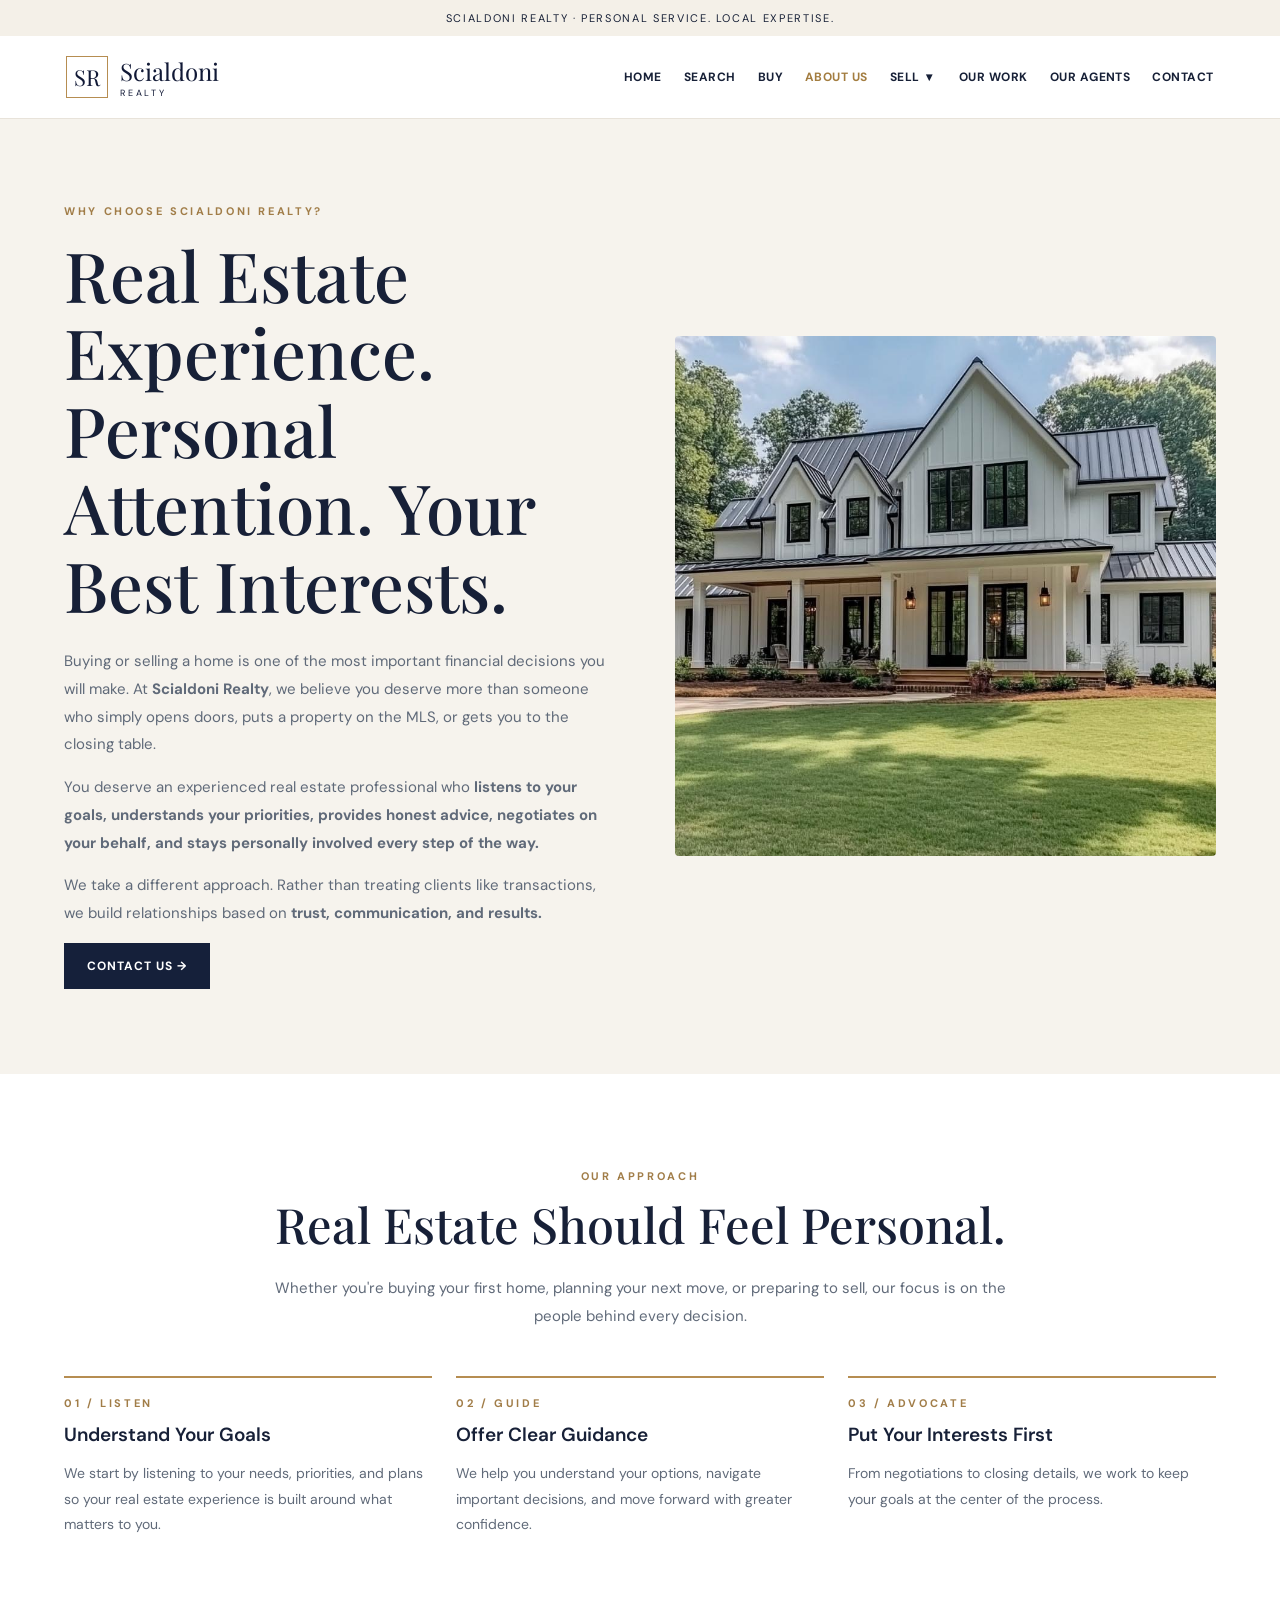
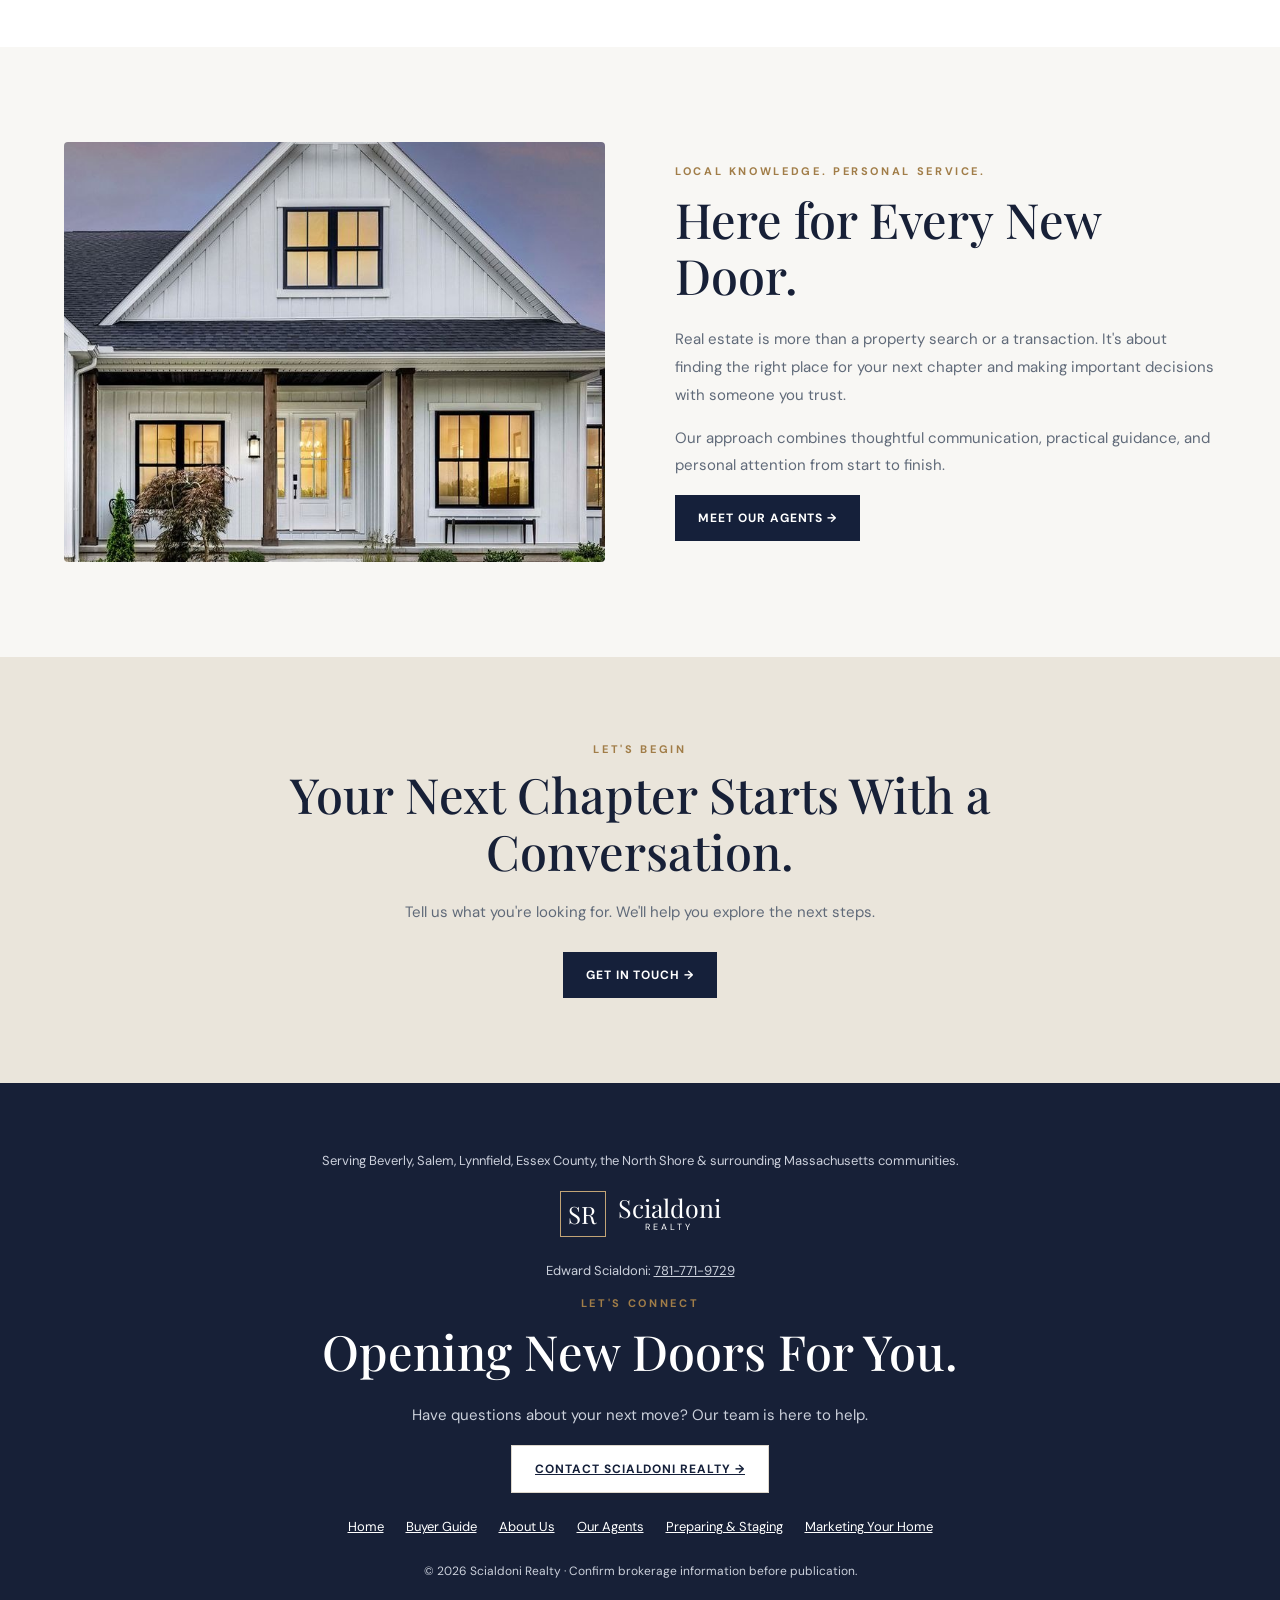
<file: about.html>
<!DOCTYPE html>

<html lang="en"><head><meta charset="utf-8"/><meta content="width=device-width,initial-scale=1" name="viewport"/><link href="https://fonts.googleapis.com" rel="preconnect"/><link crossorigin="" href="https://fonts.gstatic.com" rel="preconnect"/><link href="https://fonts.googleapis.com/css2?family=DM+Sans:wght@400;500;600;700&amp;family=Playfair+Display:wght@400;500;600&amp;display=swap" rel="stylesheet"/><link href="pages.css" rel="stylesheet"/><title>About Us | Scialdoni Realty</title><meta content="Learn about Scialdoni Realty's approach to real estate: personal attention, honest advice and guidance centered on your goals." name="description"/><link href="site-v10.css" rel="stylesheet"/></head><body><div class="topline">SCIALDONI REALTY · PERSONAL SERVICE. LOCAL EXPERTISE.</div><header class="nav"><div class="navinner"><a class="logo" href="index.html"><span class="logo-mark">SR</span><span><b>Scialdoni</b><small>REALTY</small></span></a><nav aria-label="Main navigation" class="navlinks"><a href="index.html">HOME</a><a href="index.html#explore">SEARCH</a><a href="buyer.html">BUY</a><a aria-current="page" href="about.html">ABOUT US</a><div class="sell-nav"><a class="sell-main-link" href="sell.html">SELL</a><button aria-expanded="false" aria-label="Open Sell pages" class="sell-toggle" type="button">▾</button><div class="sell-menu"><a href="staging.html">Preparing &amp; Staging Your Home</a><a href="sell.html">Marketing Your Home</a></div></div><a href="index.html#work">OUR WORK</a><a href="index.html#agents">OUR AGENTS</a><a href="index.html#contact">CONTACT</a></nav></div></header><main><section class="intro"><div class="wrap intro-grid"><div><div class="eyebrow">WHY CHOOSE SCIALDONI REALTY?</div><h1>Real Estate Experience. Personal Attention. Your Best Interests.</h1><p>Buying or selling a home is one of the most important financial decisions you will make. At <strong>Scialdoni Realty</strong>, we believe you deserve more than someone who simply opens doors, puts a property on the MLS, or gets you to the closing table.</p><p>You deserve an experienced real estate professional who <strong>listens to your goals, understands your priorities, provides honest advice, negotiates on your behalf, and stays personally involved every step of the way.</strong></p><p>We take a different approach. Rather than treating clients like transactions, we build relationships based on <strong>trust, communication, and results.</strong></p><a class="cta" href="index.html#contact">CONTACT US →</a></div><img alt="Beautiful white New England farmhouse" src="new-england-home-3.jpg"/></div></section><section class="section"><div class="wrap"><div class="subhead"><div class="eyebrow">OUR APPROACH</div><h2>Real Estate Should Feel Personal.</h2><p>Whether you're buying your first home, planning your next move, or preparing to sell, our focus is on the people behind every decision.</p></div><div class="mini-list"><article><div class="eyebrow">01 / LISTEN</div><h3>Understand Your Goals</h3><p>We start by listening to your needs, priorities, and plans so your real estate experience is built around what matters to you.</p></article><article><div class="eyebrow">02 / GUIDE</div><h3>Offer Clear Guidance</h3><p>We help you understand your options, navigate important decisions, and move forward with greater confidence.</p></article><article><div class="eyebrow">03 / ADVOCATE</div><h3>Put Your Interests First</h3><p>From negotiations to closing details, we work to keep your goals at the center of the process.</p></article></div></div></section><section class="section alt"><div class="wrap section-grid"><img alt="Welcoming New England home at dusk" loading="lazy" src="new-england-home-1.jpg"/><div><div class="eyebrow">LOCAL KNOWLEDGE. PERSONAL SERVICE.</div><h2>Here for Every New Door.</h2><p>Real estate is more than a property search or a transaction. It's about finding the right place for your next chapter and making important decisions with someone you trust.</p><p>Our approach combines thoughtful communication, practical guidance, and personal attention from start to finish.</p><a class="cta" href="index.html#agents">MEET OUR AGENTS →</a></div></div></section><section class="statement"><div class="wrap"><div class="eyebrow">LET'S BEGIN</div><h2>Your Next Chapter Starts With a Conversation.</h2><p>Tell us what you're looking for. We'll help you explore the next steps.</p><a class="cta" href="index.html#contact">GET IN TOUCH →</a></div></section></main><footer class="footer"><p class="v9-footer-service">Serving Beverly, Salem, Lynnfield, Essex County, the North Shore &amp; surrounding Massachusetts communities.</p><div class="v9-footer-brand"><span class="v9-footer-mark">SR</span><span><b>Scialdoni</b><small>REALTY</small></span></div><p style="font-size:13px">Edward Scialdoni: <a href="tel:+17817719729">781-771-9729</a></p><div class="eyebrow">LET'S CONNECT</div><h2>Opening New Doors For You.</h2><p>Have questions about your next move? Our team is here to help.</p><a class="cta light" href="index.html#contact">CONTACT SCIALDONI REALTY →</a><div class="footer-links"><a href="index.html">Home</a><a href="buyer.html">Buyer Guide</a><a href="about.html">About Us</a><a href="index.html#agents">Our Agents</a><a href="staging.html">Preparing &amp; Staging</a><a href="sell.html">Marketing Your Home</a></div><p style="font-size:12px">© 2026 Scialdoni Realty · Confirm brokerage information before publication.</p></footer><script defer="" src="site-v10.js"></script></body></html>
</file>
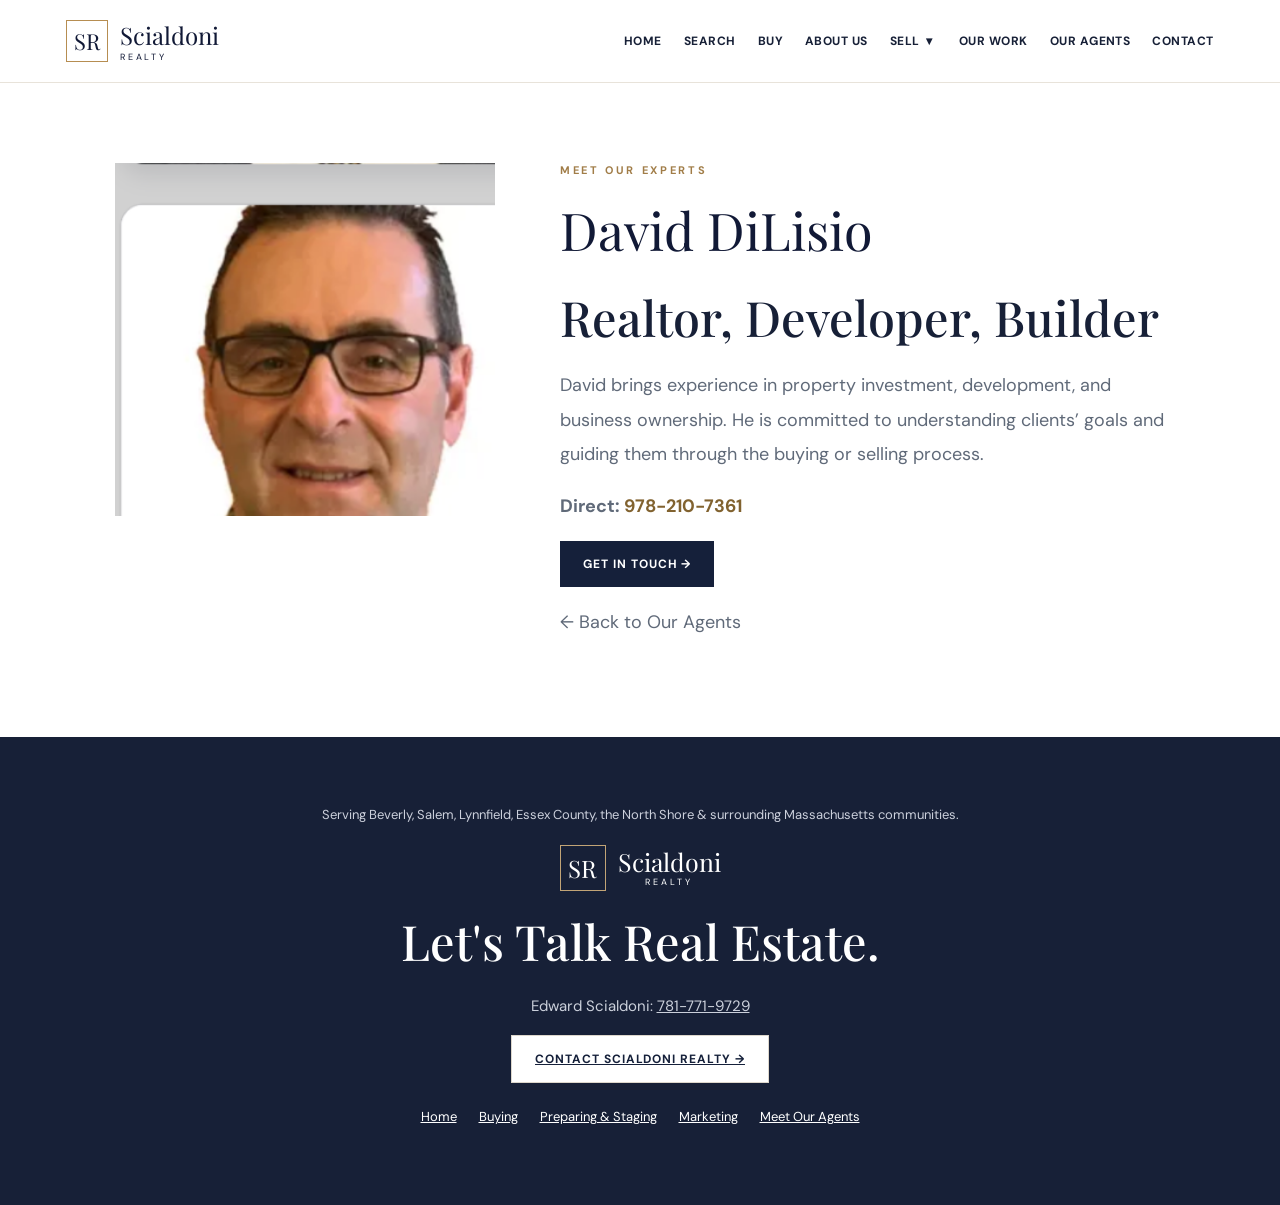
<file: agent-david.html>
<!DOCTYPE html>

<html lang="en"><head><meta charset="utf-8"/><meta content="width=device-width,initial-scale=1" name="viewport"/><title>David DiLisio | Scialdoni Realty</title><link href="https://fonts.googleapis.com/css2?family=DM+Sans:wght@400;600;700&amp;family=Playfair+Display&amp;display=swap" rel="stylesheet"/><link href="pages.css" rel="stylesheet"/><style>.profile{max-width:1100px;margin:80px auto;padding:0 25px;display:grid;grid-template-columns:380px 1fr;gap:65px;align-items:start}.profile img{width:100%;max-height:470px;object-fit:cover;object-position:top}.profile h1{font:52px 'Playfair Display',serif;color:#111936}.profile p{font-size:18px;line-height:1.9}@media(max-width:750px){.profile{grid-template-columns:1fr;margin:35px auto}}</style><link href="site-v10.css" rel="stylesheet"/></head><body><header class="nav"><div class="navinner"><a class="logo" href="index.html"><span class="logo-mark">SR</span><span><b>Scialdoni</b><small>REALTY</small></span></a><nav class="navlinks"><a href="index.html">HOME</a><a href="search.html">SEARCH</a><a href="buyer.html">BUY</a><a href="about.html">ABOUT US</a><div class="sell-nav"><a class="sell-main-link" href="sell.html">SELL</a><button aria-expanded="false" aria-label="Open Sell pages" class="sell-toggle" type="button">▾</button><div class="sell-menu"><a href="staging.html">Preparing &amp; Staging Your Home</a><a href="sell.html">Marketing Your Home</a></div></div><a href="index.html#work">OUR WORK</a><a href="index.html#agents">OUR AGENTS</a><a href="index.html#contact">CONTACT</a></nav></div></header><main class="profile"><img alt="David DiLisio" src="david.png"/><div><div class="eyebrow">MEET OUR EXPERTS</div><h1>David DiLisio</h1><h2>Realtor, Developer, Builder</h2><p>David brings experience in property investment, development, and business ownership. He is committed to understanding clients’ goals and guiding them through the buying or selling process.</p><p><strong>Direct: <a href="tel:+19782107361">978-210-7361</a></strong></p><a class="cta" href="index.html#contact">GET IN TOUCH →</a><p><a href="index.html#agents">← Back to Our Agents</a></p></div></main><script defer="" src="site-v10.js"></script><footer class="footer"><p class="v9-footer-service">Serving Beverly, Salem, Lynnfield, Essex County, the North Shore &amp; surrounding Massachusetts communities.</p><div class="v9-footer-brand"><span class="v9-footer-mark">SR</span><span><b>Scialdoni</b><small>REALTY</small></span></div><h2>Let's Talk Real Estate.</h2><p>Edward Scialdoni: <a href="tel:+17817719729">781-771-9729</a></p><a class="cta light" href="index.html#contact">CONTACT SCIALDONI REALTY →</a><div class="footer-links"><a href="index.html">Home</a><a href="buyer.html">Buying</a><a href="staging.html">Preparing &amp; Staging</a><a href="sell.html">Marketing</a><a href="index.html#agents">Meet Our Agents</a></div></footer></body></html>
</file>
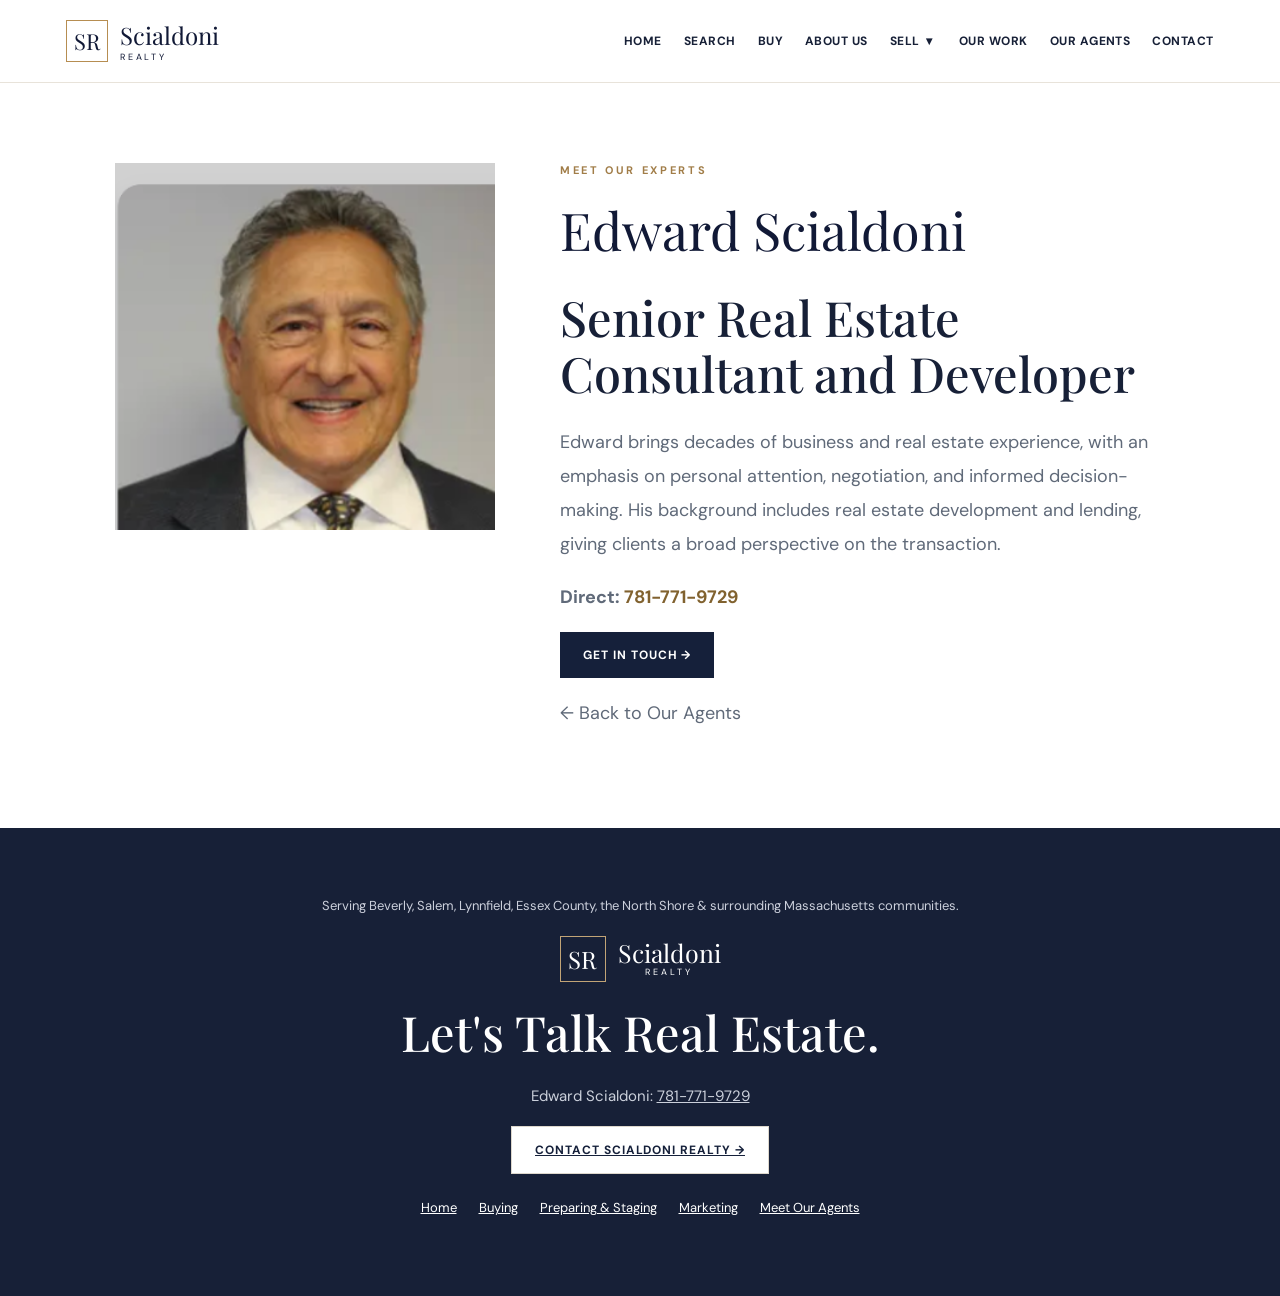
<file: agent-edward.html>
<!DOCTYPE html>

<html lang="en"><head><meta charset="utf-8"/><meta content="width=device-width,initial-scale=1" name="viewport"/><title>Edward Scialdoni | Scialdoni Realty</title><link href="https://fonts.googleapis.com/css2?family=DM+Sans:wght@400;600;700&amp;family=Playfair+Display&amp;display=swap" rel="stylesheet"/><link href="pages.css" rel="stylesheet"/><style>.profile{max-width:1100px;margin:80px auto;padding:0 25px;display:grid;grid-template-columns:380px 1fr;gap:65px;align-items:start}.profile img{width:100%;max-height:470px;object-fit:cover;object-position:top}.profile h1{font:52px 'Playfair Display',serif;color:#111936}.profile p{font-size:18px;line-height:1.9}@media(max-width:750px){.profile{grid-template-columns:1fr;margin:35px auto}}</style><link href="site-v10.css" rel="stylesheet"/></head><body><header class="nav"><div class="navinner"><a class="logo" href="index.html"><span class="logo-mark">SR</span><span><b>Scialdoni</b><small>REALTY</small></span></a><nav class="navlinks"><a href="index.html">HOME</a><a href="search.html">SEARCH</a><a href="buyer.html">BUY</a><a href="about.html">ABOUT US</a><div class="sell-nav"><a class="sell-main-link" href="sell.html">SELL</a><button aria-expanded="false" aria-label="Open Sell pages" class="sell-toggle" type="button">▾</button><div class="sell-menu"><a href="staging.html">Preparing &amp; Staging Your Home</a><a href="sell.html">Marketing Your Home</a></div></div><a href="index.html#work">OUR WORK</a><a href="index.html#agents">OUR AGENTS</a><a href="index.html#contact">CONTACT</a></nav></div></header><main class="profile"><img alt="Edward Scialdoni" src="edward.png"/><div><div class="eyebrow">MEET OUR EXPERTS</div><h1>Edward Scialdoni</h1><h2>Senior Real Estate Consultant and Developer</h2><p>Edward brings decades of business and real estate experience, with an emphasis on personal attention, negotiation, and informed decision-making. His background includes real estate development and lending, giving clients a broad perspective on the transaction.</p><p><strong>Direct: <a href="tel:+17817719729">781-771-9729</a></strong></p><a class="cta" href="index.html#contact">GET IN TOUCH →</a><p><a href="index.html#agents">← Back to Our Agents</a></p></div></main><script defer="" src="site-v10.js"></script><footer class="footer"><p class="v9-footer-service">Serving Beverly, Salem, Lynnfield, Essex County, the North Shore &amp; surrounding Massachusetts communities.</p><div class="v9-footer-brand"><span class="v9-footer-mark">SR</span><span><b>Scialdoni</b><small>REALTY</small></span></div><h2>Let's Talk Real Estate.</h2><p>Edward Scialdoni: <a href="tel:+17817719729">781-771-9729</a></p><a class="cta light" href="index.html#contact">CONTACT SCIALDONI REALTY →</a><div class="footer-links"><a href="index.html">Home</a><a href="buyer.html">Buying</a><a href="staging.html">Preparing &amp; Staging</a><a href="sell.html">Marketing</a><a href="index.html#agents">Meet Our Agents</a></div></footer></body></html>
</file>
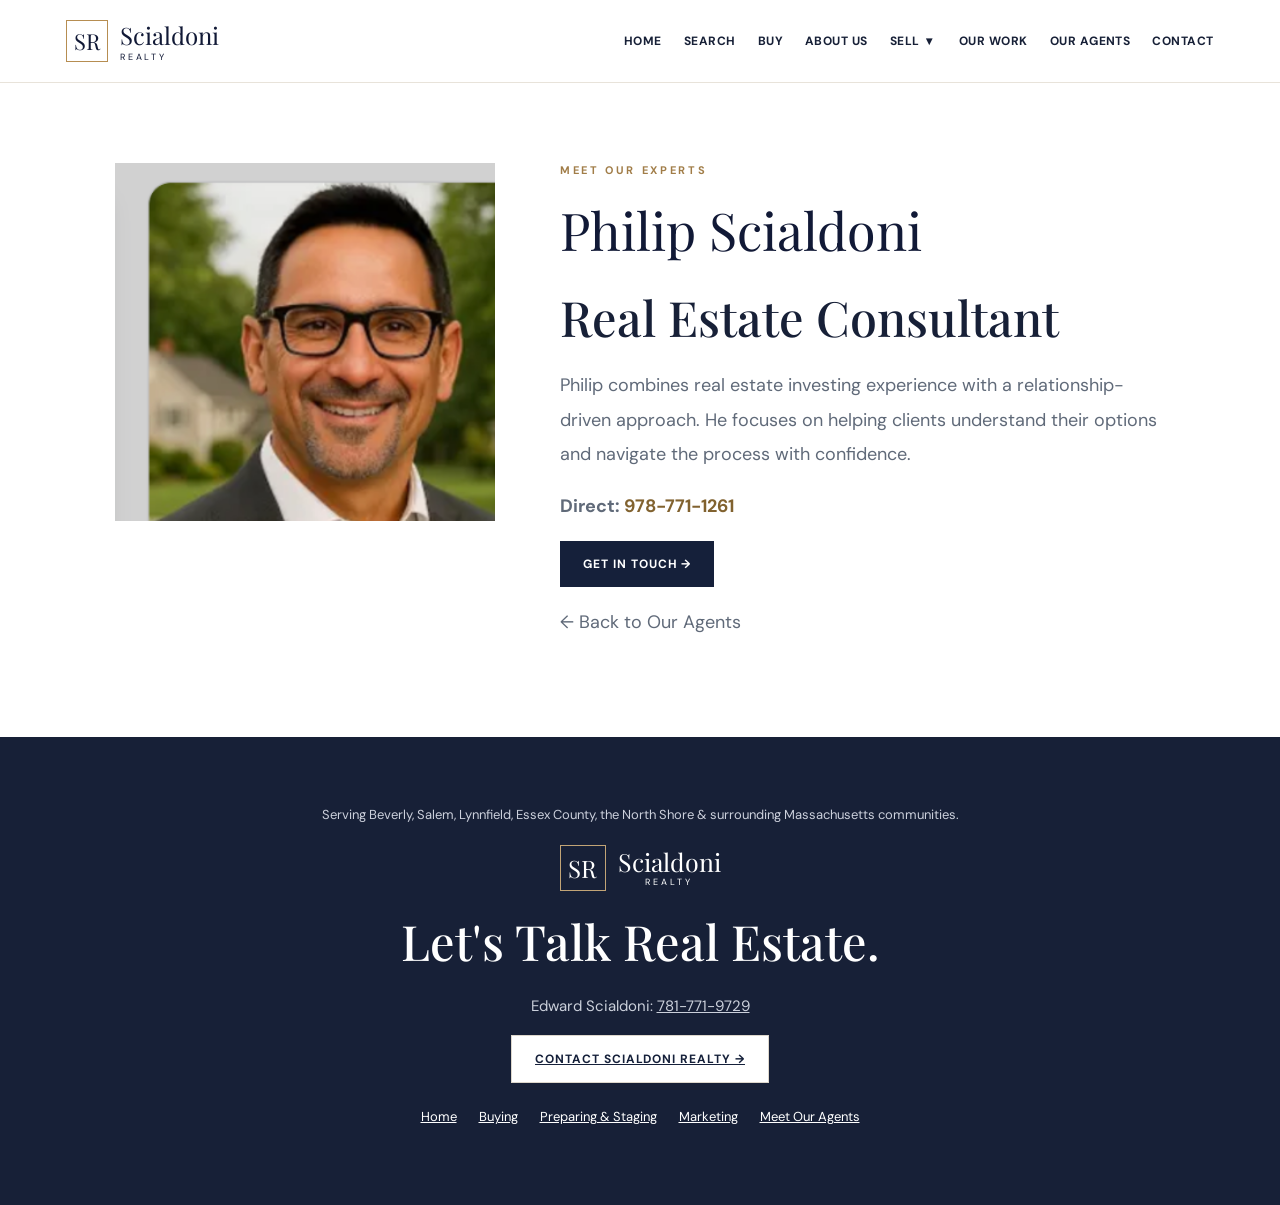
<file: agent-philip.html>
<!DOCTYPE html>

<html lang="en"><head><meta charset="utf-8"/><meta content="width=device-width,initial-scale=1" name="viewport"/><title>Philip Scialdoni | Scialdoni Realty</title><link href="https://fonts.googleapis.com/css2?family=DM+Sans:wght@400;600;700&amp;family=Playfair+Display&amp;display=swap" rel="stylesheet"/><link href="pages.css" rel="stylesheet"/><style>.profile{max-width:1100px;margin:80px auto;padding:0 25px;display:grid;grid-template-columns:380px 1fr;gap:65px;align-items:start}.profile img{width:100%;max-height:470px;object-fit:cover;object-position:top}.profile h1{font:52px 'Playfair Display',serif;color:#111936}.profile p{font-size:18px;line-height:1.9}@media(max-width:750px){.profile{grid-template-columns:1fr;margin:35px auto}}</style><link href="site-v10.css" rel="stylesheet"/></head><body><header class="nav"><div class="navinner"><a class="logo" href="index.html"><span class="logo-mark">SR</span><span><b>Scialdoni</b><small>REALTY</small></span></a><nav class="navlinks"><a href="index.html">HOME</a><a href="search.html">SEARCH</a><a href="buyer.html">BUY</a><a href="about.html">ABOUT US</a><div class="sell-nav"><a class="sell-main-link" href="sell.html">SELL</a><button aria-expanded="false" aria-label="Open Sell pages" class="sell-toggle" type="button">▾</button><div class="sell-menu"><a href="staging.html">Preparing &amp; Staging Your Home</a><a href="sell.html">Marketing Your Home</a></div></div><a href="index.html#work">OUR WORK</a><a href="index.html#agents">OUR AGENTS</a><a href="index.html#contact">CONTACT</a></nav></div></header><main class="profile"><img alt="Philip Scialdoni" src="philip.png"/><div><div class="eyebrow">MEET OUR EXPERTS</div><h1>Philip Scialdoni</h1><h2>Real Estate Consultant</h2><p>Philip combines real estate investing experience with a relationship-driven approach. He focuses on helping clients understand their options and navigate the process with confidence.</p><p><strong>Direct: <a href="tel:+19787711261">978-771-1261</a></strong></p><a class="cta" href="index.html#contact">GET IN TOUCH →</a><p><a href="index.html#agents">← Back to Our Agents</a></p></div></main><script defer="" src="site-v10.js"></script><footer class="footer"><p class="v9-footer-service">Serving Beverly, Salem, Lynnfield, Essex County, the North Shore &amp; surrounding Massachusetts communities.</p><div class="v9-footer-brand"><span class="v9-footer-mark">SR</span><span><b>Scialdoni</b><small>REALTY</small></span></div><h2>Let's Talk Real Estate.</h2><p>Edward Scialdoni: <a href="tel:+17817719729">781-771-9729</a></p><a class="cta light" href="index.html#contact">CONTACT SCIALDONI REALTY →</a><div class="footer-links"><a href="index.html">Home</a><a href="buyer.html">Buying</a><a href="staging.html">Preparing &amp; Staging</a><a href="sell.html">Marketing</a><a href="index.html#agents">Meet Our Agents</a></div></footer></body></html>
</file>
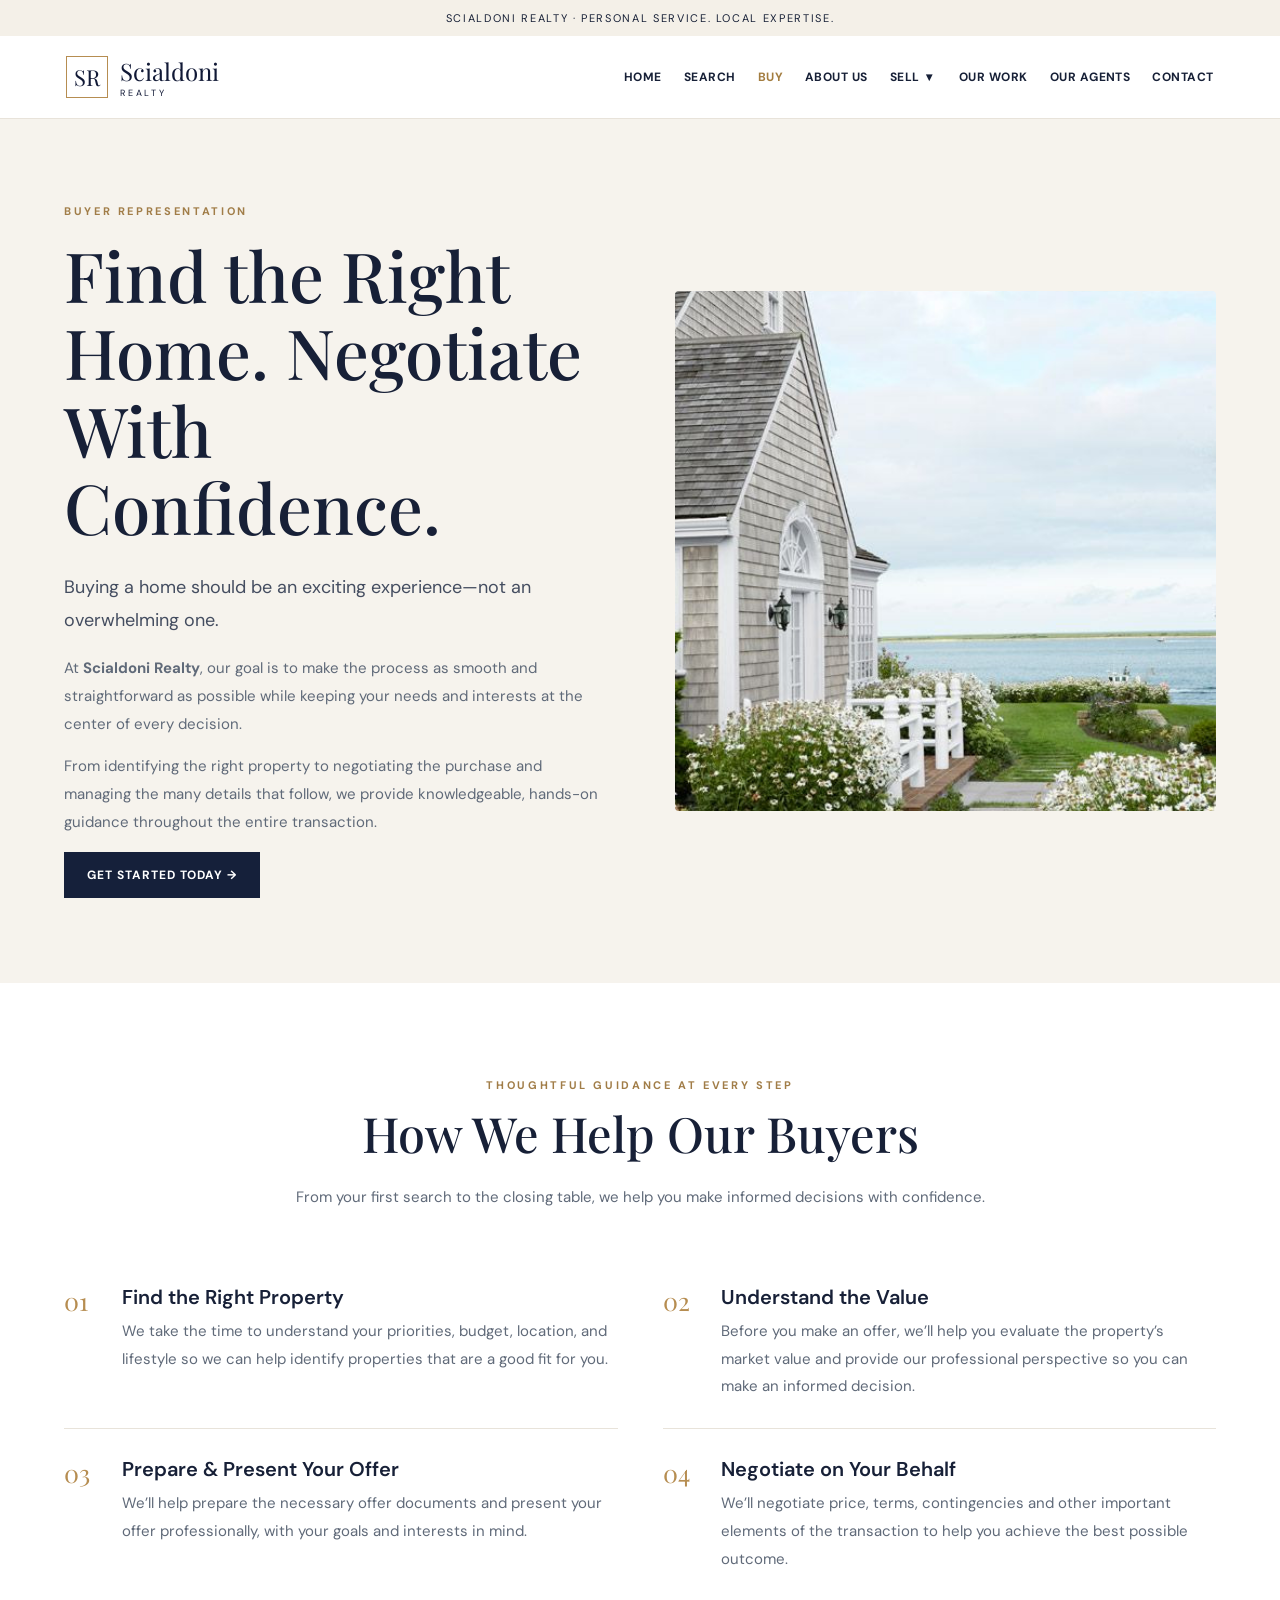
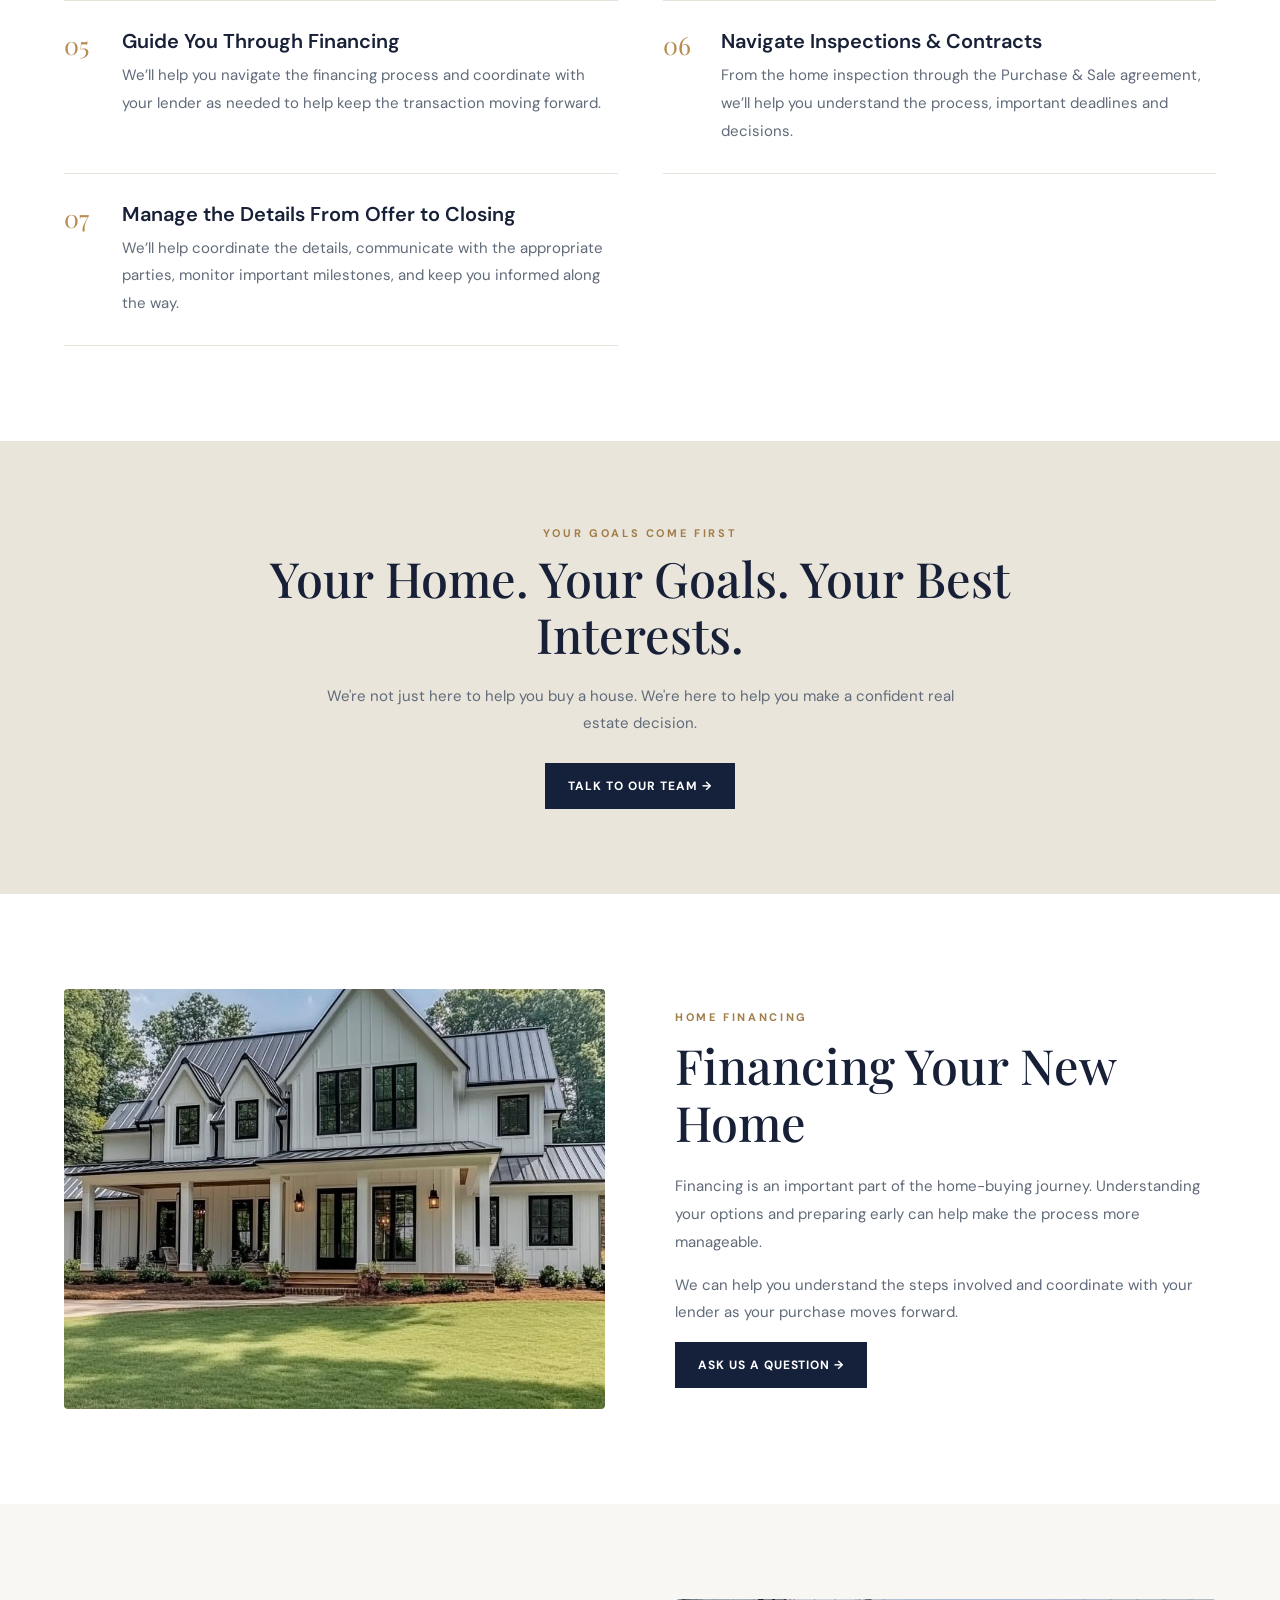
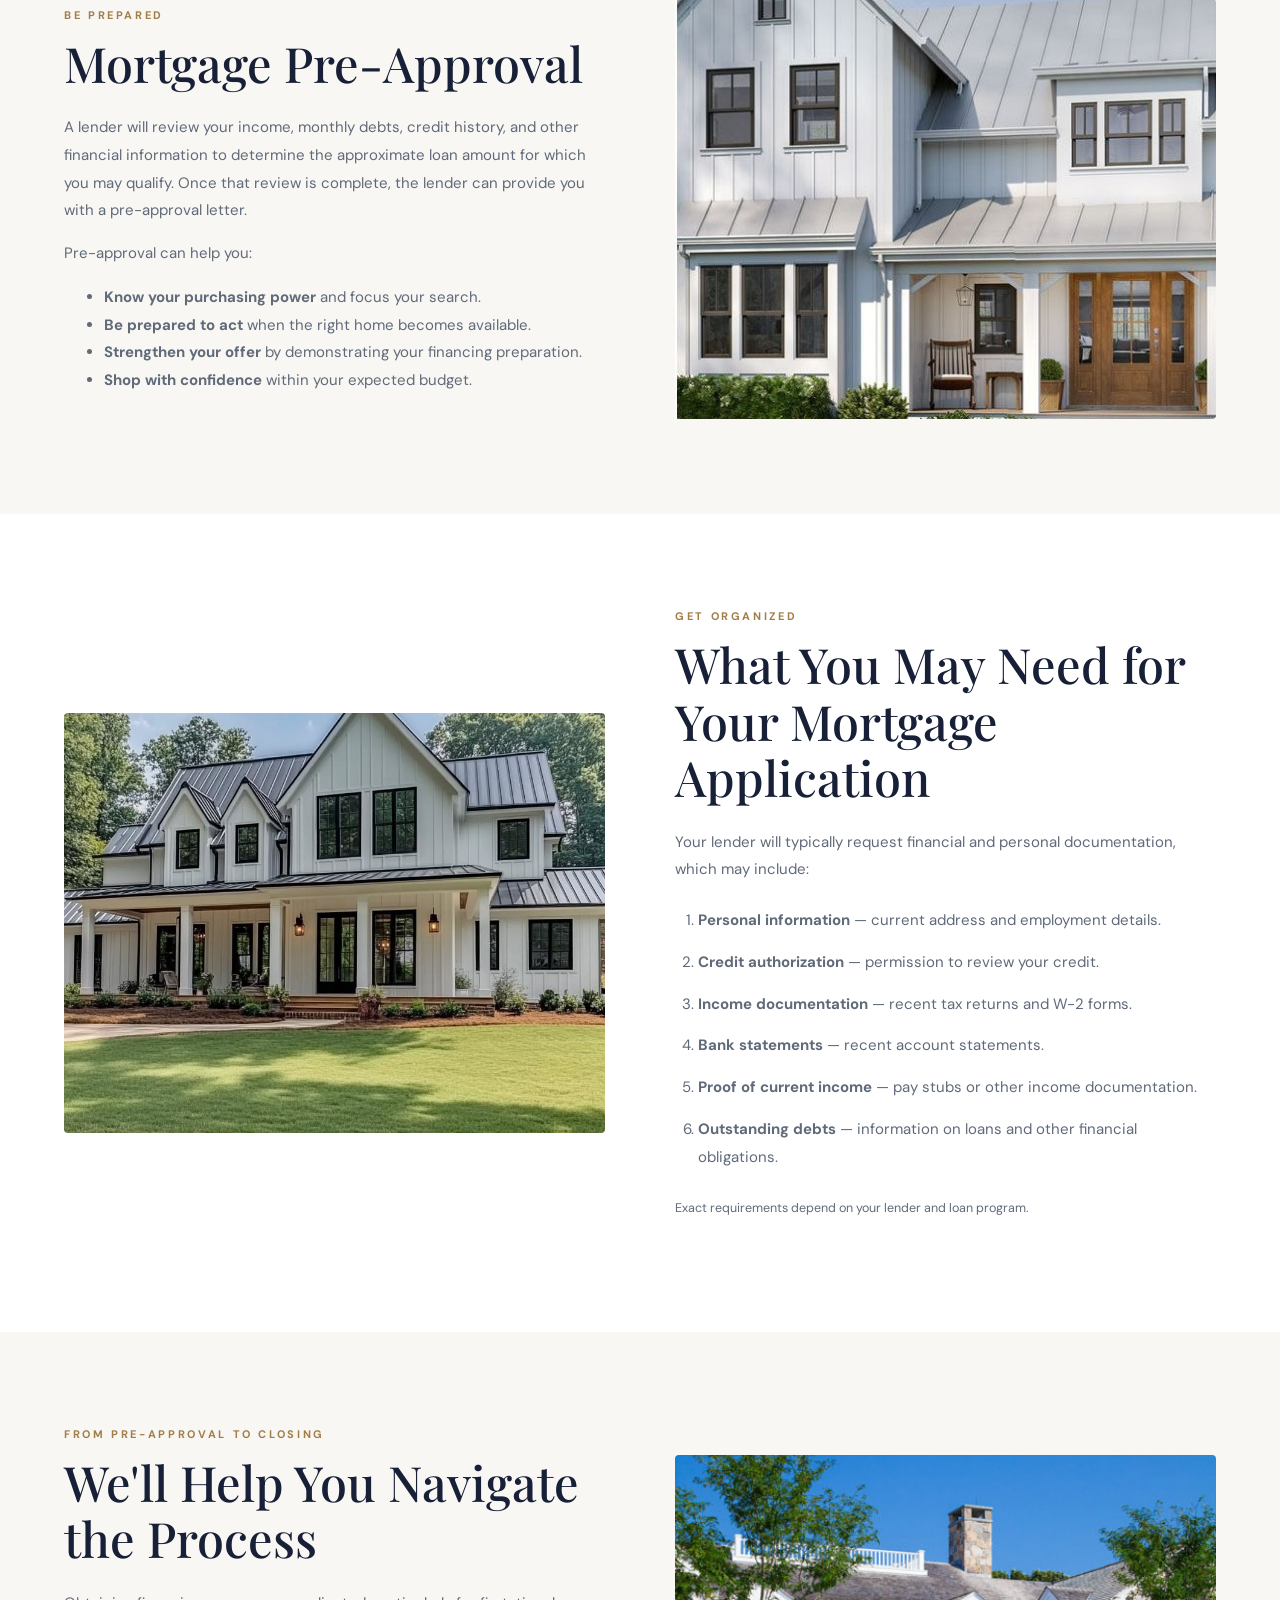
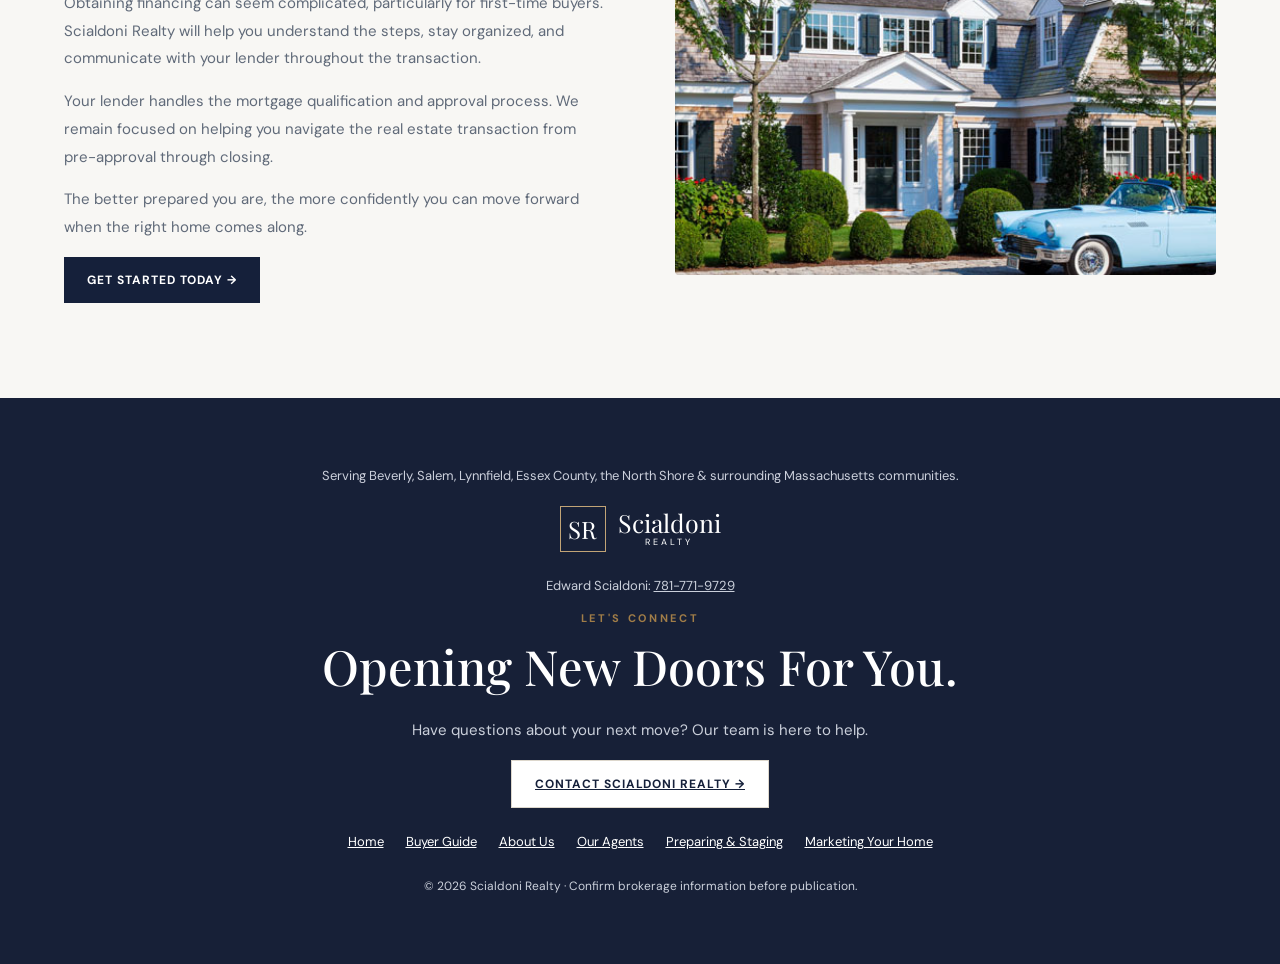
<file: buyer.html>
<!DOCTYPE html>

<html lang="en"><head><meta charset="utf-8"/><meta content="width=device-width,initial-scale=1" name="viewport"/><link href="https://fonts.googleapis.com" rel="preconnect"/><link crossorigin="" href="https://fonts.gstatic.com" rel="preconnect"/><link href="https://fonts.googleapis.com/css2?family=DM+Sans:wght@400;500;600;700&amp;family=Playfair+Display:wght@400;500;600&amp;display=swap" rel="stylesheet"/><link href="pages.css" rel="stylesheet"/><title>Buyer Representation | Scialdoni Realty</title><meta content="Scialdoni Realty buyer representation, home financing and mortgage preparation guidance." name="description"/><link href="site-v10.css" rel="stylesheet"/></head><body><div class="topline">SCIALDONI REALTY · PERSONAL SERVICE. LOCAL EXPERTISE.</div><header class="nav"><div class="navinner"><a class="logo" href="index.html"><span class="logo-mark">SR</span><span><b>Scialdoni</b><small>REALTY</small></span></a><nav aria-label="Main navigation" class="navlinks"><a href="index.html">HOME</a><a href="index.html#explore">SEARCH</a><a aria-current="page" href="buyer.html">BUY</a><a href="about.html">ABOUT US</a><div class="sell-nav"><a class="sell-main-link" href="sell.html">SELL</a><button aria-expanded="false" aria-label="Open Sell pages" class="sell-toggle" type="button">▾</button><div class="sell-menu"><a href="staging.html">Preparing &amp; Staging Your Home</a><a href="sell.html">Marketing Your Home</a></div></div><a href="index.html#work">OUR WORK</a><a href="index.html#agents">OUR AGENTS</a><a href="index.html#contact">CONTACT</a></nav></div></header><main><section class="intro"><div class="wrap intro-grid"><div><div class="eyebrow">BUYER REPRESENTATION</div><h1>Find the Right Home. Negotiate With Confidence.</h1><p class="lead">Buying a home should be an exciting experience—not an overwhelming one.</p><p>At <strong>Scialdoni Realty</strong>, our goal is to make the process as smooth and straightforward as possible while keeping your needs and interests at the center of every decision.</p><p>From identifying the right property to negotiating the purchase and managing the many details that follow, we provide knowledgeable, hands-on guidance throughout the entire transaction.</p><a class="cta" href="index.html#contact">GET STARTED TODAY →</a></div><img alt="New England coastal residence on the left with an ocean view to the right" class="coastal-ocean-photo" src="coastal-ocean-view-home.jpg"/></div></section><section class="section"><div class="wrap"><div class="subhead"><div class="eyebrow">THOUGHTFUL GUIDANCE AT EVERY STEP</div><h2>How We Help Our Buyers</h2><p>From your first search to the closing table, we help you make informed decisions with confidence.</p></div><div class="steps"><article class="step"><span class="number">01</span><div><h3>Find the Right Property</h3><p>We take the time to understand your priorities, budget, location, and lifestyle so we can help identify properties that are a good fit for you.</p></div></article><article class="step"><span class="number">02</span><div><h3>Understand the Value</h3><p>Before you make an offer, we’ll help you evaluate the property’s market value and provide our professional perspective so you can make an informed decision.</p></div></article><article class="step"><span class="number">03</span><div><h3>Prepare &amp; Present Your Offer</h3><p>We’ll help prepare the necessary offer documents and present your offer professionally, with your goals and interests in mind.</p></div></article><article class="step"><span class="number">04</span><div><h3>Negotiate on Your Behalf</h3><p>We’ll negotiate price, terms, contingencies and other important elements of the transaction to help you achieve the best possible outcome.</p></div></article><article class="step"><span class="number">05</span><div><h3>Guide You Through Financing</h3><p>We’ll help you navigate the financing process and coordinate with your lender as needed to help keep the transaction moving forward.</p></div></article><article class="step"><span class="number">06</span><div><h3>Navigate Inspections &amp; Contracts</h3><p>From the home inspection through the Purchase &amp; Sale agreement, we’ll help you understand the process, important deadlines and decisions.</p></div></article><article class="step"><span class="number">07</span><div><h3>Manage the Details From Offer to Closing</h3><p>We’ll help coordinate the details, communicate with the appropriate parties, monitor important milestones, and keep you informed along the way.</p></div></article></div></div></section><section class="statement"><div class="wrap"><div class="eyebrow">YOUR GOALS COME FIRST</div><h2>Your Home. Your Goals. Your Best Interests.</h2><p>We're not just here to help you buy a house. We're here to help you make a confident real estate decision.</p><a class="cta" href="index.html#contact">TALK TO OUR TEAM →</a></div></section><section class="section"><div class="wrap section-grid"><img alt="Classic New England home" loading="lazy" src="new-england-home-3.jpg"/><div><div class="eyebrow">HOME FINANCING</div><h2>Financing Your New Home</h2><p>Financing is an important part of the home-buying journey. Understanding your options and preparing early can help make the process more manageable.</p><p>We can help you understand the steps involved and coordinate with your lender as your purchase moves forward.</p><a class="cta" href="index.html#contact">ASK US A QUESTION →</a></div></div></section><section class="section alt"><div class="wrap section-grid reverse"><img alt="White farmhouse with wood front door" loading="lazy" src="new-england-home-2.jpg"/><div><div class="eyebrow">BE PREPARED</div><h2>Mortgage Pre-Approval</h2><p>A lender will review your income, monthly debts, credit history, and other financial information to determine the approximate loan amount for which you may qualify. Once that review is complete, the lender can provide you with a pre-approval letter.</p><p>Pre-approval can help you:</p><ul><li><strong>Know your purchasing power</strong> and focus your search.</li><li><strong>Be prepared to act</strong> when the right home becomes available.</li><li><strong>Strengthen your offer</strong> by demonstrating your financing preparation.</li><li><strong>Shop with confidence</strong> within your expected budget.</li></ul></div></div></section><section class="section"><div class="wrap section-grid"><img alt="New England home with landscaped lawn" loading="lazy" src="new-england-home-3.jpg"/><div><div class="eyebrow">GET ORGANIZED</div><h2>What You May Need for Your Mortgage Application</h2><p>Your lender will typically request financial and personal documentation, which may include:</p><ol class="requirements"><li><strong>Personal information</strong> — current address and employment details.</li><li><strong>Credit authorization</strong> — permission to review your credit.</li><li><strong>Income documentation</strong> — recent tax returns and W-2 forms.</li><li><strong>Bank statements</strong> — recent account statements.</li><li><strong>Proof of current income</strong> — pay stubs or other income documentation.</li><li><strong>Outstanding debts</strong> — information on loans and other financial obligations.</li></ol><p><small>Exact requirements depend on your lender and loan program.</small></p></div></div></section><section class="section alt"><div class="wrap section-grid reverse"><img alt="Elegant traditional New England house with white trim and a classic car" class="house-vertical" loading="lazy" src="new-england-classic-home.jpg"/><div><div class="eyebrow">FROM PRE-APPROVAL TO CLOSING</div><h2>We'll Help You Navigate the Process</h2><p>Obtaining financing can seem complicated, particularly for first-time buyers. Scialdoni Realty will help you understand the steps, stay organized, and communicate with your lender throughout the transaction.</p><p>Your lender handles the mortgage qualification and approval process. We remain focused on helping you navigate the real estate transaction from pre-approval through closing.</p><p>The better prepared you are, the more confidently you can move forward when the right home comes along.</p><a class="cta" href="index.html#contact">GET STARTED TODAY →</a></div></div></section></main><footer class="footer"><p class="v9-footer-service">Serving Beverly, Salem, Lynnfield, Essex County, the North Shore &amp; surrounding Massachusetts communities.</p><div class="v9-footer-brand"><span class="v9-footer-mark">SR</span><span><b>Scialdoni</b><small>REALTY</small></span></div><p style="font-size:13px">Edward Scialdoni: <a href="tel:+17817719729">781-771-9729</a></p><div class="eyebrow">LET'S CONNECT</div><h2>Opening New Doors For You.</h2><p>Have questions about your next move? Our team is here to help.</p><a class="cta light" href="index.html#contact">CONTACT SCIALDONI REALTY →</a><div class="footer-links"><a href="index.html">Home</a><a href="buyer.html">Buyer Guide</a><a href="about.html">About Us</a><a href="index.html#agents">Our Agents</a><a href="staging.html">Preparing &amp; Staging</a><a href="sell.html">Marketing Your Home</a></div><p style="font-size:12px">© 2026 Scialdoni Realty · Confirm brokerage information before publication.</p></footer><script defer="" src="site-v10.js"></script></body></html>
</file>
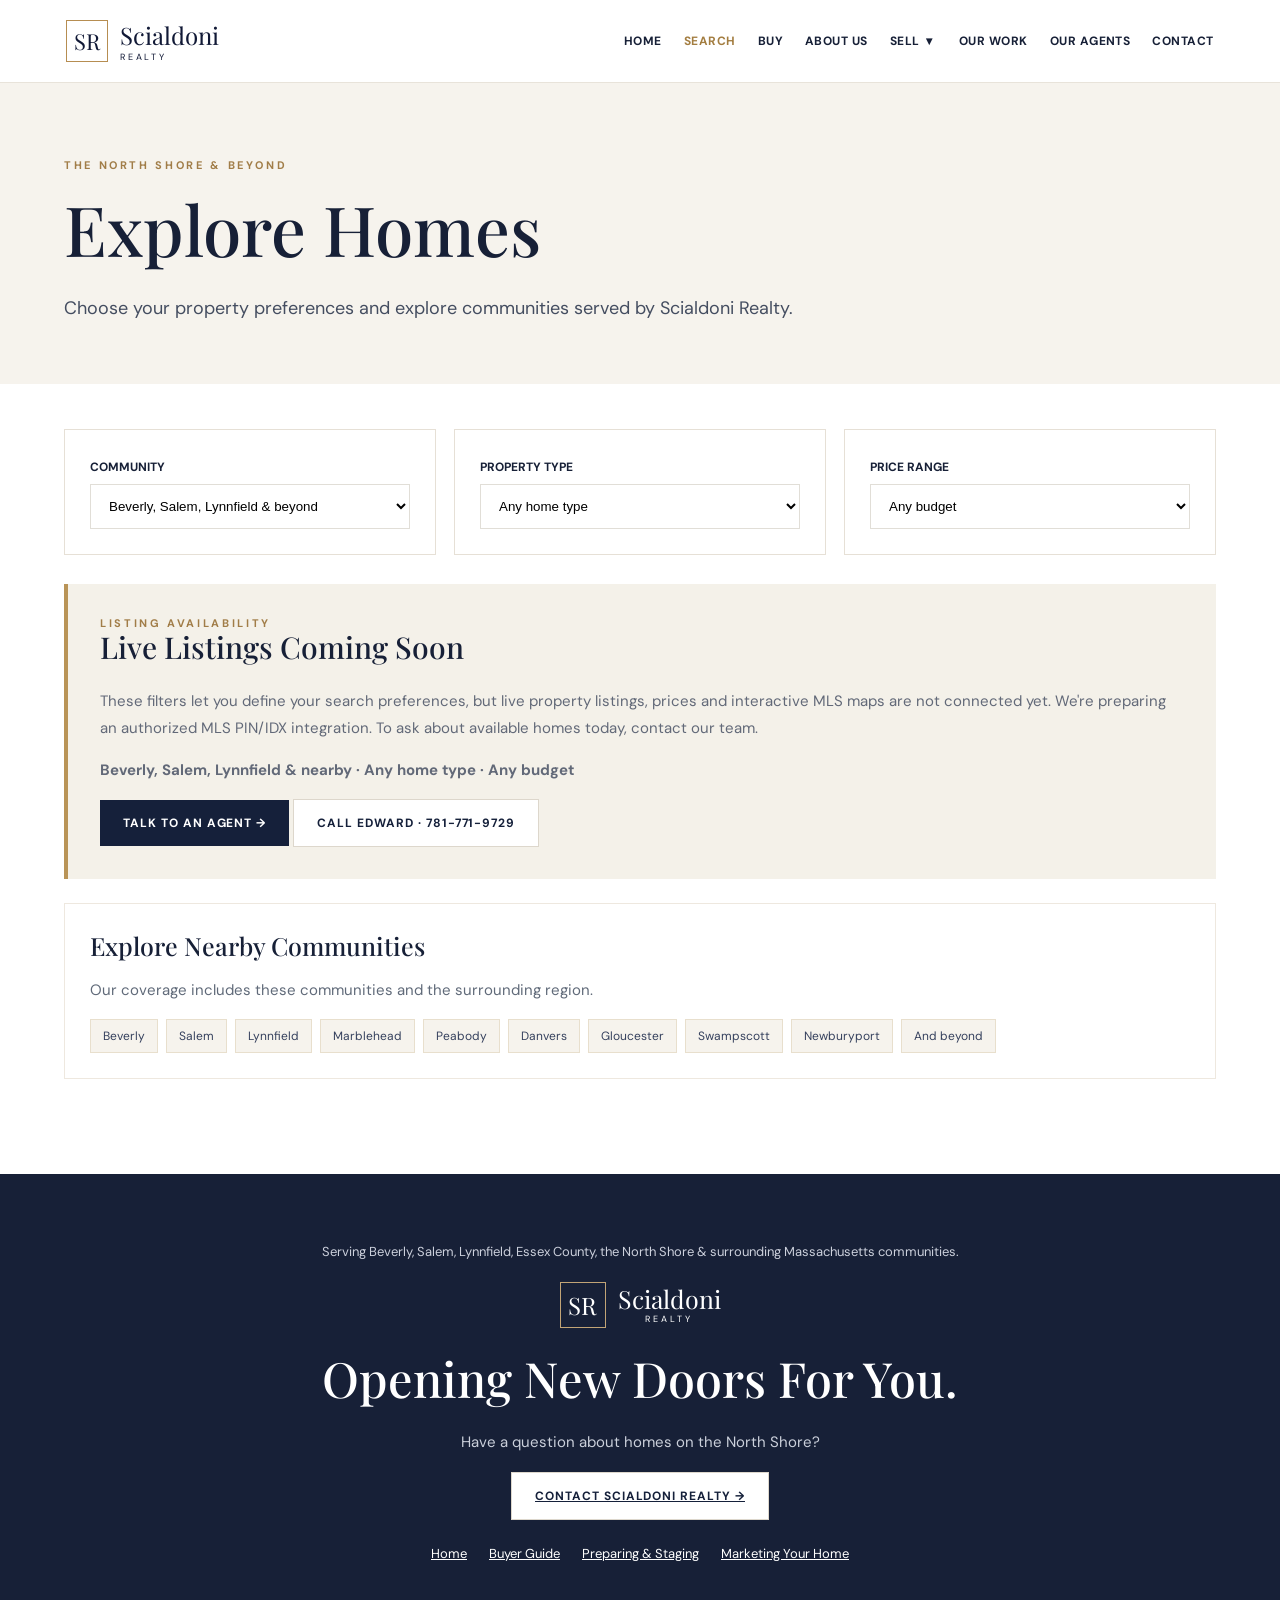
<file: search.html>
<!DOCTYPE html>

<html lang="en"><head><meta charset="utf-8"/><meta content="width=device-width,initial-scale=1" name="viewport"/><meta content="Explore home searches around the North Shore with Scialdoni Realty. Live MLS search coming soon." name="description"/><title>Explore North Shore Homes | Scialdoni Realty</title><link href="https://fonts.googleapis.com/css2?family=DM+Sans:wght@400;600;700&amp;family=Playfair+Display:wght@400;500&amp;display=swap" rel="stylesheet"/><link href="pages.css" rel="stylesheet"/><link href="site-v10.css" rel="stylesheet"/></head><body class="search-landing"><header class="nav"><div class="navinner"><a class="logo" href="index.html"><span class="logo-mark">SR</span><span><b>Scialdoni</b><small>REALTY</small></span></a><nav aria-label="Main navigation" class="navlinks"><a href="index.html">HOME</a><a aria-current="page" href="search.html">SEARCH</a><a href="buyer.html">BUY</a><a href="about.html">ABOUT US</a><div class="sell-nav"><a class="sell-main-link" href="sell.html">SELL</a><button aria-expanded="false" aria-label="Open Sell pages" class="sell-toggle" type="button">▾</button><div class="sell-menu"><a href="staging.html">Preparing &amp; Staging Your Home</a><a href="sell.html">Marketing Your Home</a></div></div><a href="index.html#work">OUR WORK</a><a href="index.html#agents">OUR AGENTS</a><a href="index.html#contact">CONTACT</a></nav></div></header>
<main><section class="search-title" style="background:#f6f3ed"><div class="wrap"><div class="eyebrow">THE NORTH SHORE &amp; BEYOND</div><h1 id="heading">Explore Homes</h1><p class="lead" id="search-subtitle">Choose your property preferences and explore communities served by Scialdoni Realty.</p></div></section><section class="section" style="padding-top:45px"><div class="wrap"><div class="search-grid"><div class="search-control"><label for="location-filter">COMMUNITY</label><select id="location-filter"><option value="all">Beverly, Salem, Lynnfield &amp; beyond</option><option value="Beverly">Beverly</option><option value="Salem">Salem</option><option value="Lynnfield">Lynnfield</option><option value="Marblehead">Marblehead</option><option value="Peabody">Peabody</option><option value="Danvers">Danvers</option><option value="Gloucester">Gloucester</option><option value="Swampscott">Swampscott</option><option value="Newburyport">Newburyport</option><option value="Other North Shore communities">Other North Shore communities</option></select></div><div class="search-control"><label for="home-type">PROPERTY TYPE</label><select id="home-type"><option value="any">Any home type</option><option value="multi-family">Multi-family homes</option><option value="single-family">Single-family homes</option><option value="coastal">Coastal homes</option><option value="new-construction">New construction</option></select></div><div class="search-control"><label for="price-filter">PRICE RANGE</label><select id="price-filter"><option value="any">Any budget</option><option value="under 500k">Under $500,000</option><option value="500k–750k">$500,000–$750,000</option><option value="750k–1m">$750,000–$1 million</option><option value="over 1m">Over $1 million</option></select></div></div><div aria-live="polite" class="status-panel"><div class="eyebrow">LISTING AVAILABILITY</div><h2>Live Listings Coming Soon</h2><p>These filters let you define your search preferences, but live property listings, prices and interactive MLS maps are not connected yet. We're preparing an authorized MLS PIN/IDX integration. To ask about available homes today, contact our team.</p><p><strong id="selection-summary">Searching the North Shore · All home types · Any budget</strong></p><a class="cta" href="index.html#contact">TALK TO AN AGENT →</a> <a class="cta light" href="tel:+17817719729">CALL EDWARD · 781-771-9729</a></div><div class="search-list"><h3>Explore Nearby Communities</h3><p>Our coverage includes these communities and the surrounding region.</p><div class="city-pills"><span>Beverly</span><span>Salem</span><span>Lynnfield</span><span>Marblehead</span><span>Peabody</span><span>Danvers</span><span>Gloucester</span><span>Swampscott</span><span>Newburyport</span><span>And beyond</span></div></div></div></section></main><footer class="footer"><p class="v9-footer-service">Serving Beverly, Salem, Lynnfield, Essex County, the North Shore &amp; surrounding Massachusetts communities.</p><div class="v9-footer-brand"><span class="v9-footer-mark">SR</span><span><b>Scialdoni</b><small>REALTY</small></span></div><h2>Opening New Doors For You.</h2><p>Have a question about homes on the North Shore?</p><a class="cta light" href="index.html#contact">CONTACT SCIALDONI REALTY →</a><div class="footer-links"><a href="index.html">Home</a><a href="buyer.html">Buyer Guide</a><a href="staging.html">Preparing &amp; Staging</a><a href="sell.html">Marketing Your Home</a></div></footer><script defer="" src="site-v10.js"></script><script>
(function(){const p=new URLSearchParams(location.search);const city=p.get('city'),type=p.get('type'),q=p.get('q');const loc=document.getElementById('location-filter'),kind=document.getElementById('home-type'),price=document.getElementById('price-filter'),head=document.getElementById('heading'),sub=document.getElementById('search-subtitle');const whitelist=['Beverly','Salem','Lynnfield','Marblehead','Peabody','Danvers','Gloucester','Swampscott','Newburyport'];if(city&&whitelist.includes(city))loc.value=city;if(type&&[...kind.options].some(o=>o.value===type))kind.value=type;if(type==='multi-family'){head.textContent='Multi-Family Homes on the North Shore';sub.textContent='Explore multi-family home opportunities in Beverly, Salem, Lynnfield and surrounding Massachusetts communities.'}else if(type==='coastal'){head.textContent='Coastal Living on the North Shore'}else if(city&&whitelist.includes(city)){head.textContent='Homes in '+city+', Massachusetts'}else if(q){head.textContent='Explore Homes';sub.textContent='Search interest: '+q.slice(0,80)}function update(){let place=loc.value==='all'?'Beverly, Salem, Lynnfield & nearby':loc.value;let kindLabel=kind.options[kind.selectedIndex].textContent, priceLabel=price.options[price.selectedIndex].textContent;document.getElementById('selection-summary').textContent=place+' · '+kindLabel+' · '+priceLabel;}[loc,kind,price].forEach(el=>el.addEventListener('change',update));update()})();
</script></body></html>
</file>
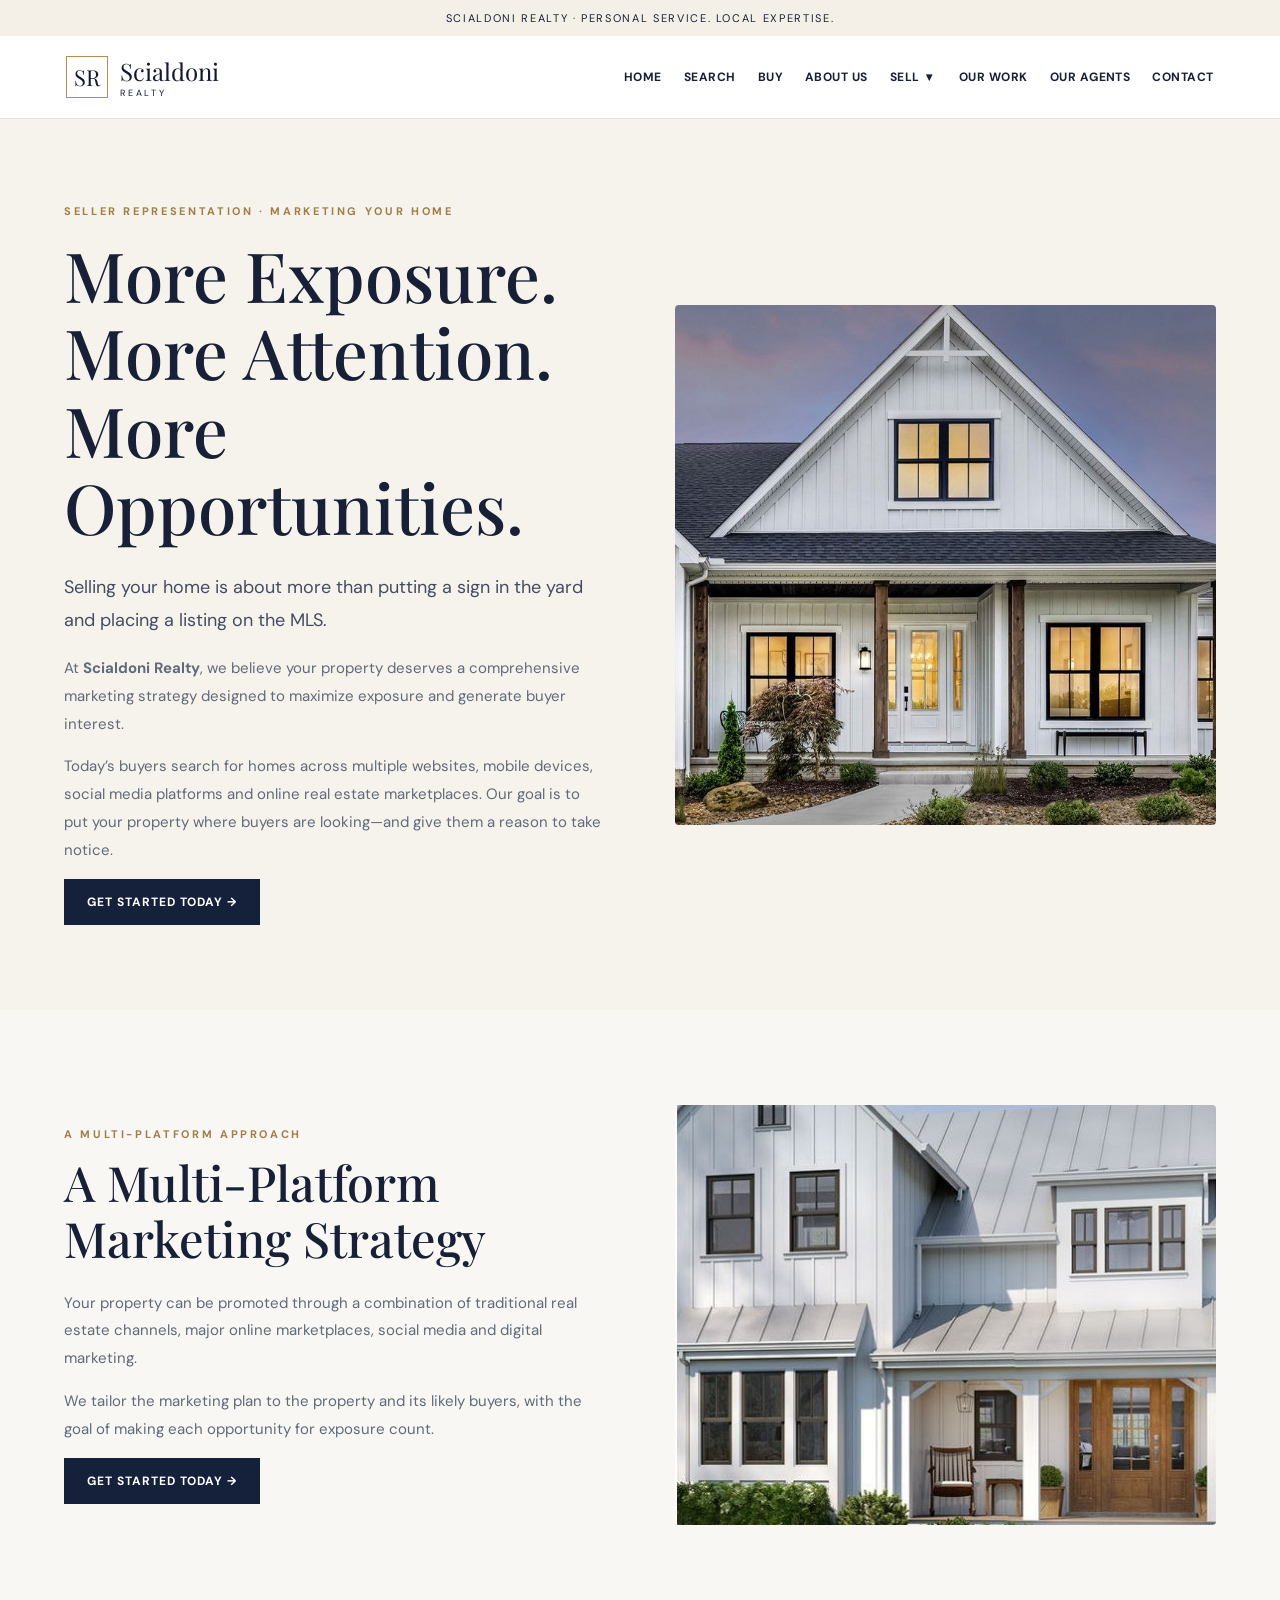
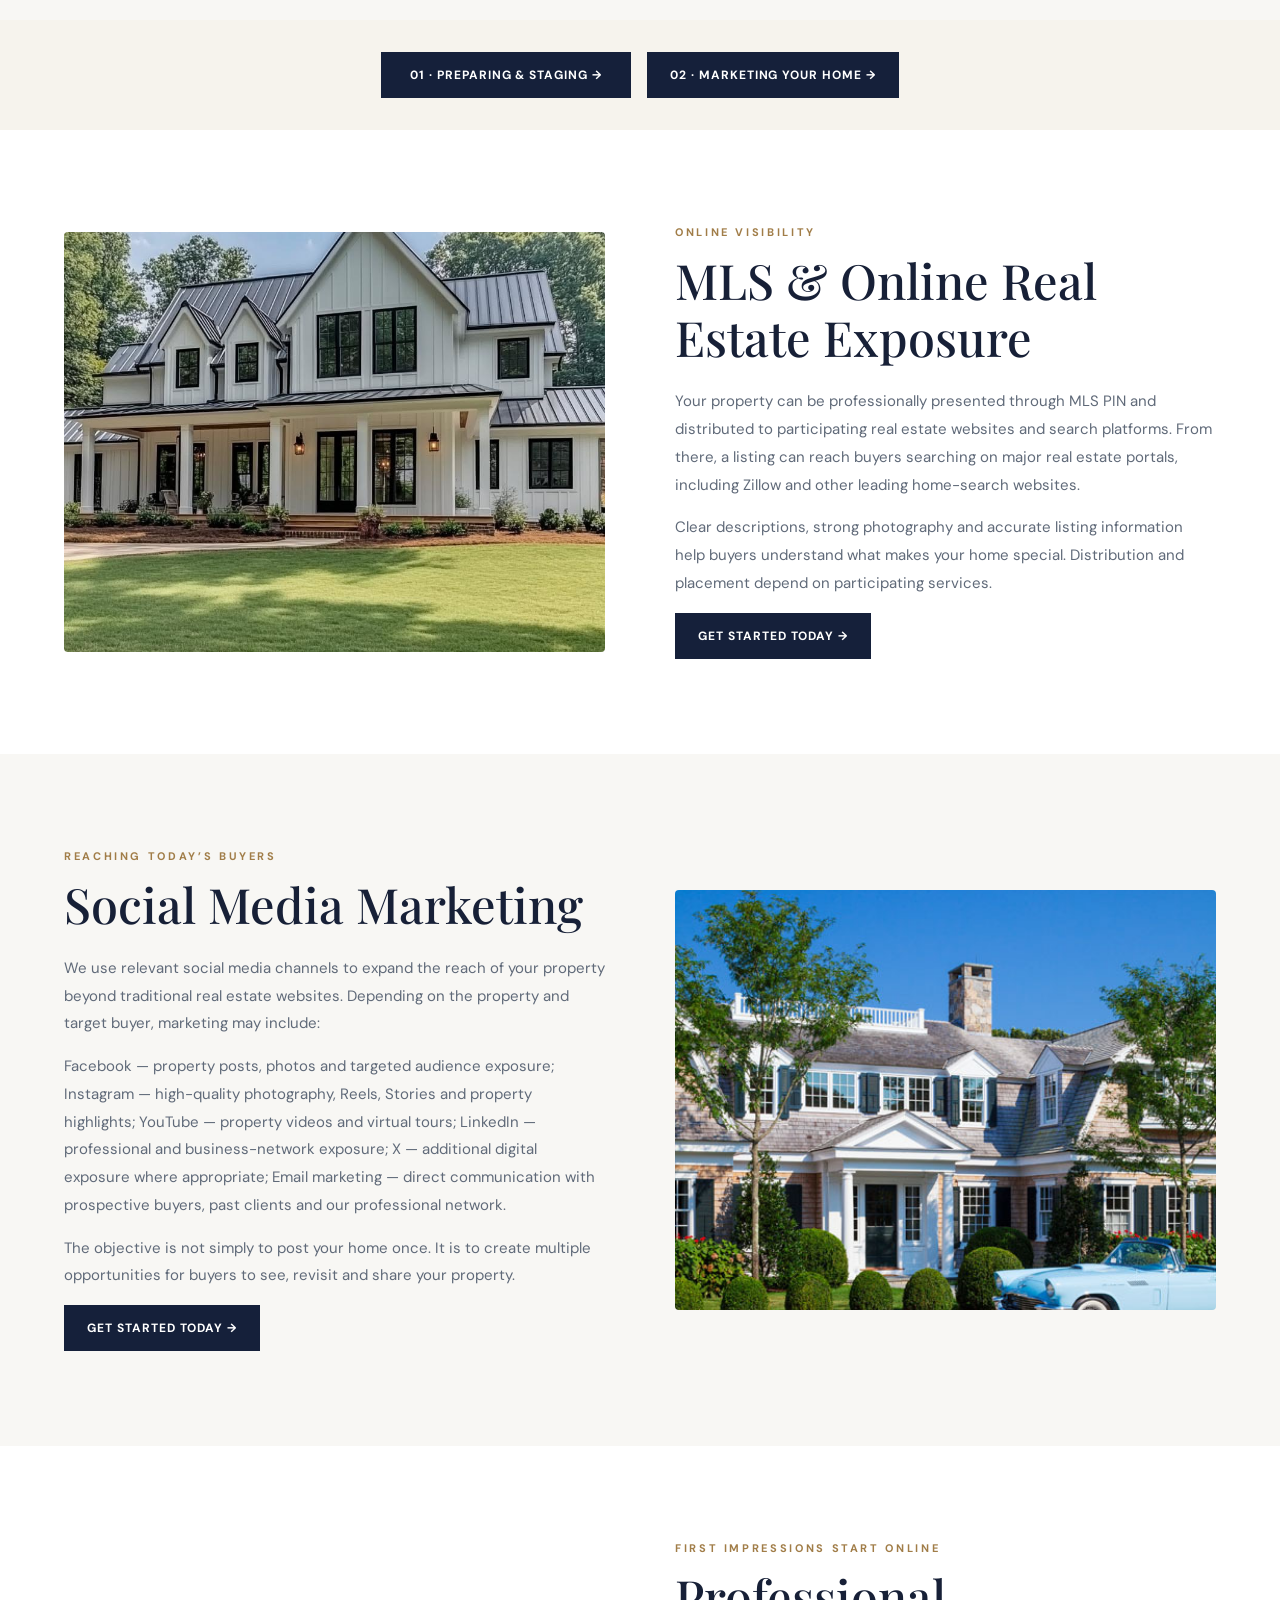
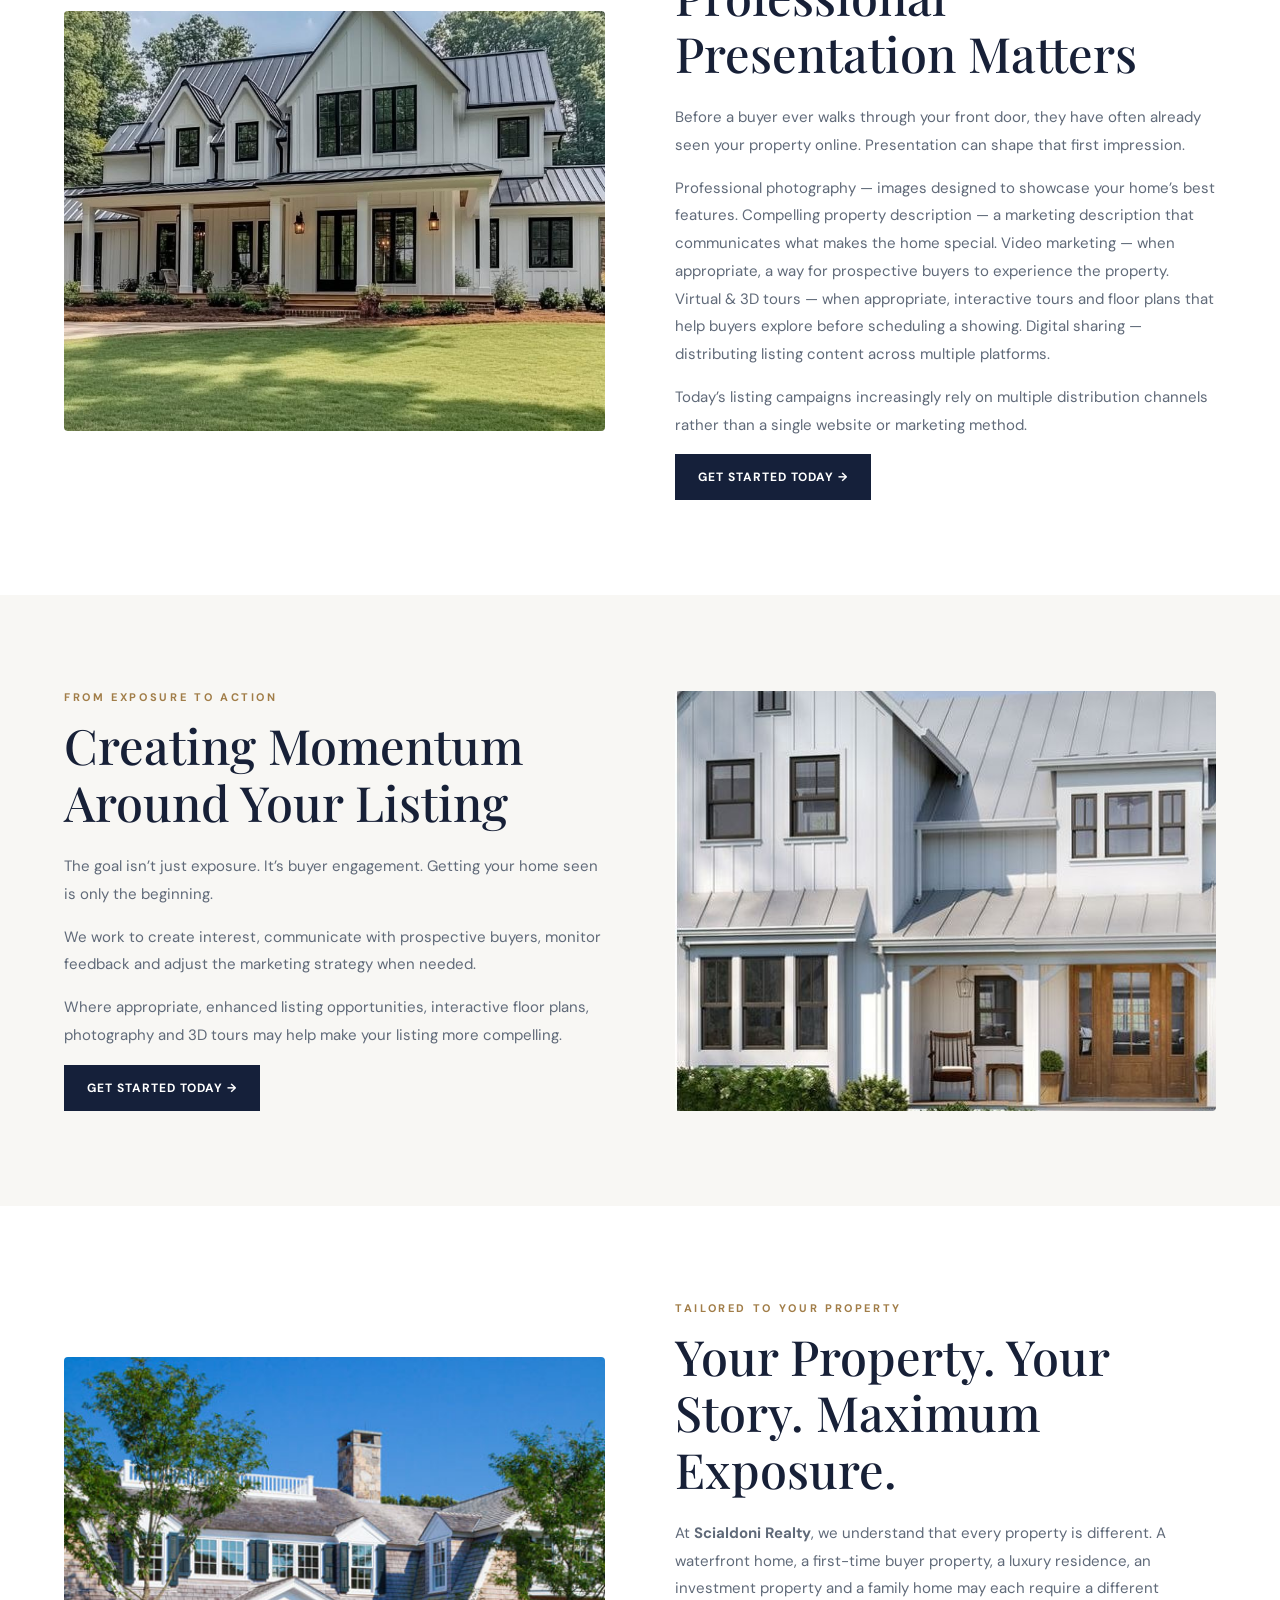
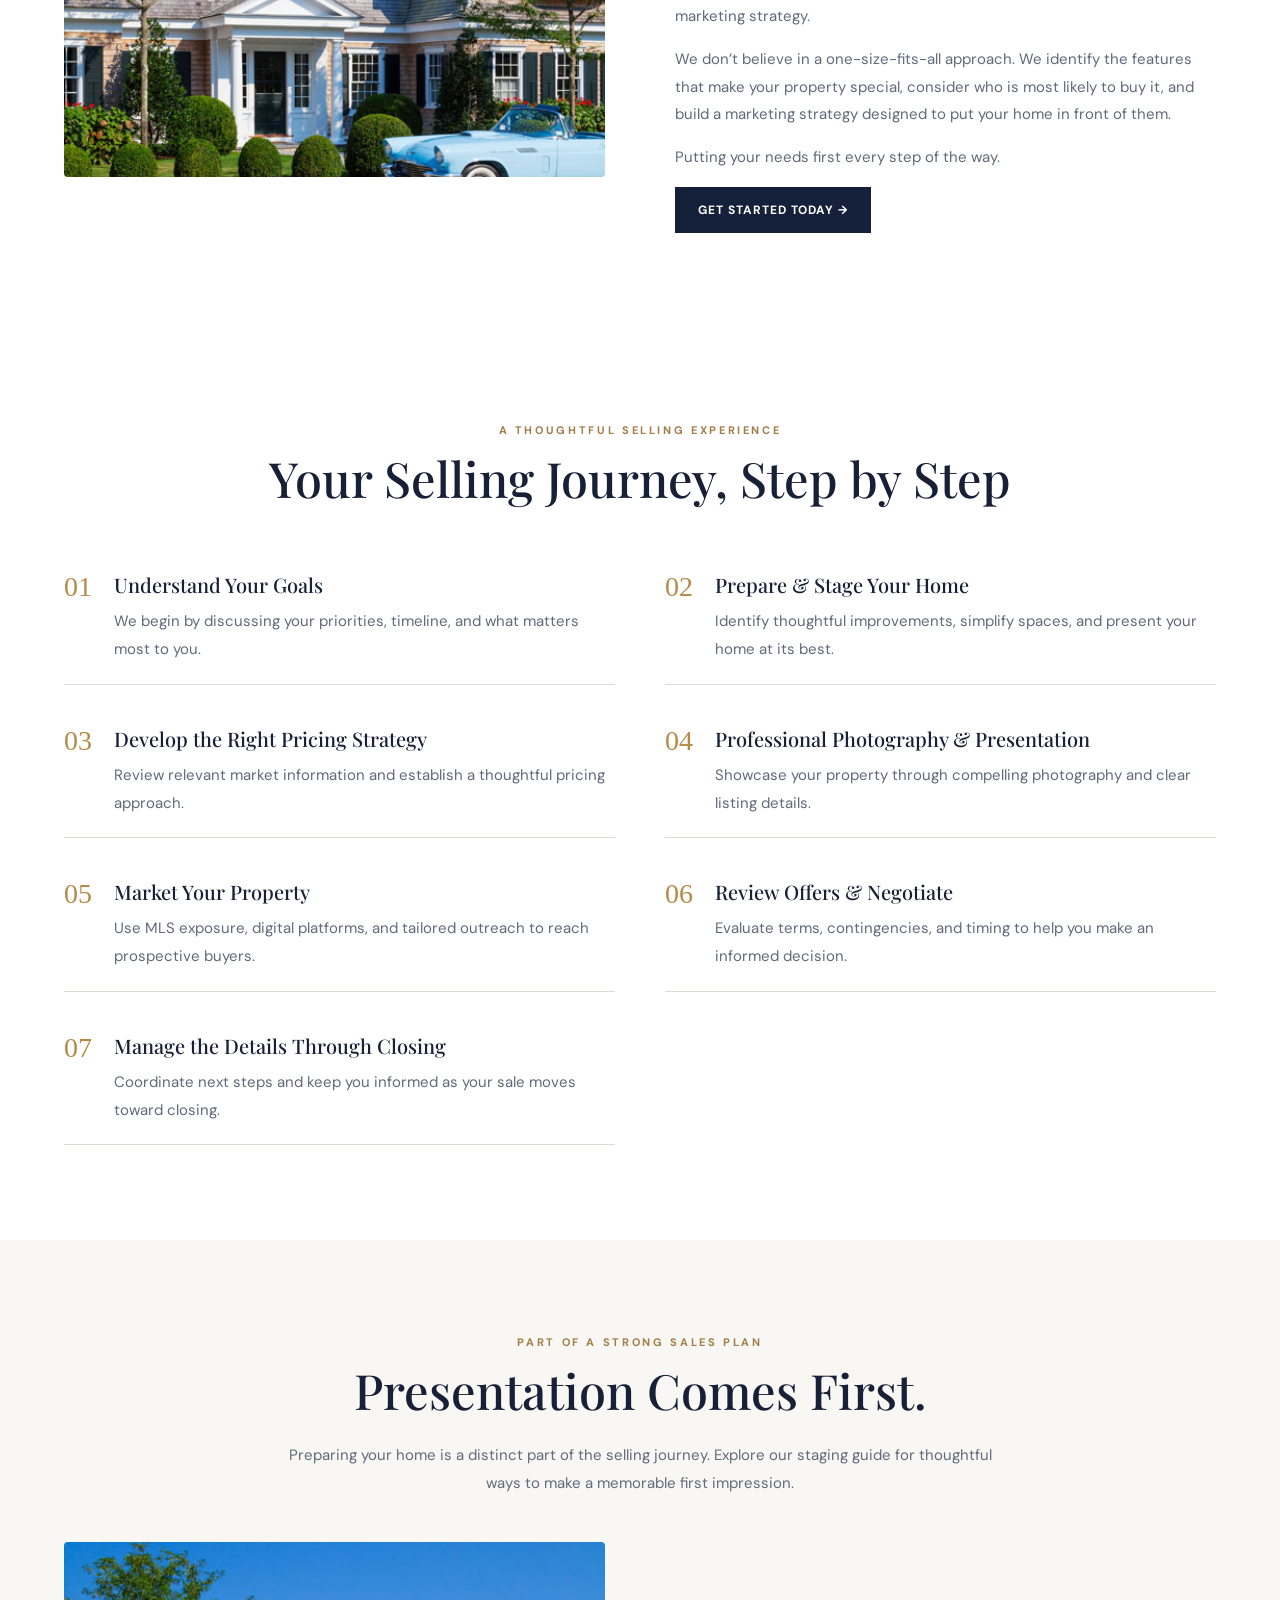
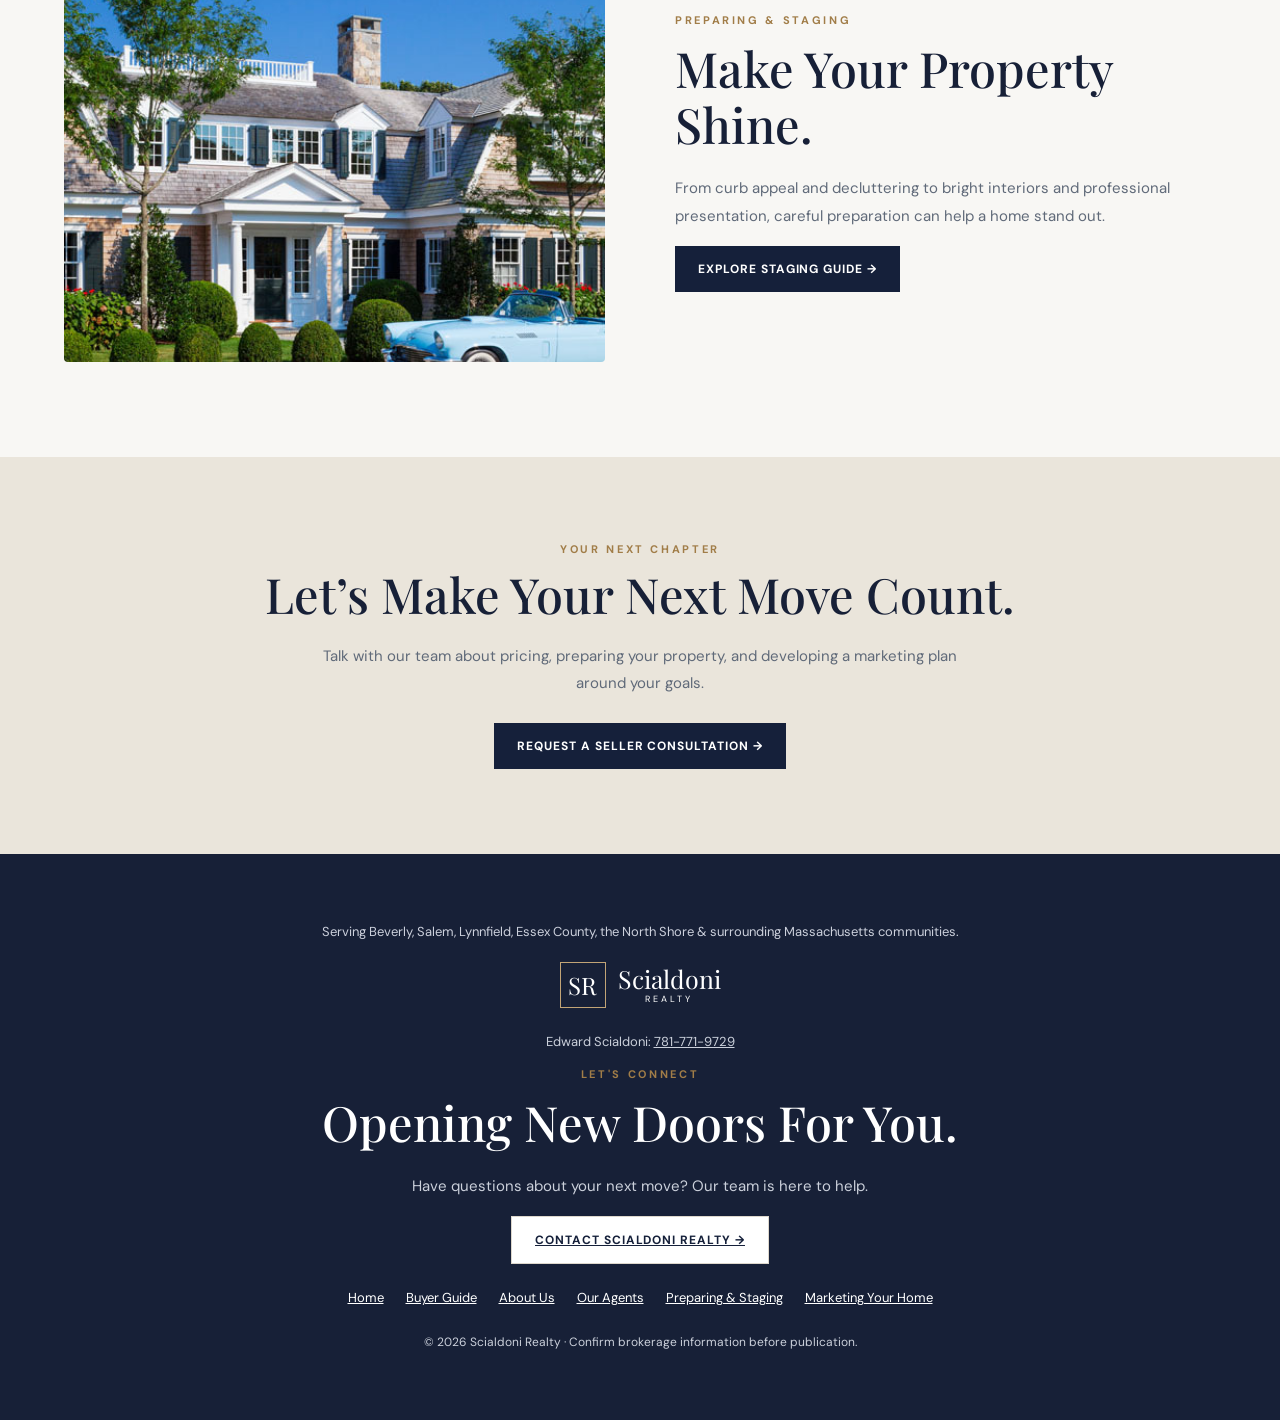
<file: sell.html>
<!DOCTYPE html>

<html lang="en"><head><meta charset="utf-8"/><meta content="width=device-width,initial-scale=1" name="viewport"/><link href="https://fonts.googleapis.com" rel="preconnect"/><link crossorigin="" href="https://fonts.gstatic.com" rel="preconnect"/><link href="https://fonts.googleapis.com/css2?family=DM+Sans:wght@400;500;600;700&amp;family=Playfair+Display:wght@400;500;600&amp;display=swap" rel="stylesheet"/><link href="pages.css" rel="stylesheet"/><title>Marketing Your Home | Scialdoni Realty</title><meta content="Learn how Scialdoni Realty markets homes with professional presentation, online exposure, and personalized selling strategies." name="description"/><style>.seller-steps{display:grid;grid-template-columns:1fr 1fr;gap:20px 50px;margin-top:45px}.seller-step{display:flex;gap:22px;border-bottom:1px solid #dedbd5;padding:20px 0}.seller-step em{font:28px Georgia,serif;color:#b58b48}.seller-step h3{font-size:20px;margin:0 0 10px}.seller-step p{margin:0}.staging-grid{display:grid;grid-template-columns:repeat(2,1fr);gap:28px;margin-top:30px}.staging-grid img{width:100%;height:240px;object-fit:contain;background:#eeece8}.staging-grid h3{margin:15px 0 5px}.staging-grid p{margin-top:0}@media(max-width:700px){.seller-steps,.staging-grid{grid-template-columns:1fr}}</style><style>.seller-pathways{display:flex;gap:16px;flex-wrap:wrap;justify-content:center;padding:32px 20px;background:#f6f3ed}.seller-pathways .cta{min-width:250px;text-align:center}</style><link href="site-v10.css" rel="stylesheet"/></head><body><div class="topline">SCIALDONI REALTY · PERSONAL SERVICE. LOCAL EXPERTISE.</div><header class="nav"><div class="navinner"><a class="logo" href="index.html"><span class="logo-mark">SR</span><span><b>Scialdoni</b><small>REALTY</small></span></a><nav aria-label="Main navigation" class="navlinks"><a href="index.html">HOME</a><a href="index.html#explore">SEARCH</a><a href="buyer.html">BUY</a><a href="about.html">ABOUT US</a><div class="sell-nav"><a class="sell-main-link" href="sell.html">SELL</a><button aria-expanded="false" aria-label="Open Sell pages" class="sell-toggle" type="button">▾</button><div class="sell-menu"><a href="staging.html">Preparing &amp; Staging Your Home</a><a href="sell.html">Marketing Your Home</a></div></div><a href="index.html#work">OUR WORK</a><a href="index.html#agents">OUR AGENTS</a><a href="index.html#contact">CONTACT</a></nav></div></header><main><section class="intro"><div class="wrap intro-grid"><div><div class="eyebrow">SELLER REPRESENTATION · MARKETING YOUR HOME</div><h1>More Exposure. More Attention. More Opportunities.</h1><p class="lead">Selling your home is about more than putting a sign in the yard and placing a listing on the MLS.</p><p>At <strong>Scialdoni Realty</strong>, we believe your property deserves a comprehensive marketing strategy designed to maximize exposure and generate buyer interest.</p><p>Today’s buyers search for homes across multiple websites, mobile devices, social media platforms and online real estate marketplaces. Our goal is to put your property where buyers are looking—and give them a reason to take notice.</p><a class="cta" href="index.html#contact">GET STARTED TODAY →</a></div><img alt="Classic New England home at dusk" src="new-england-home-1.jpg"/></div></section><section class="section alt" id="marketing"><div class="wrap section-grid"><div><div class="eyebrow">A MULTI-PLATFORM APPROACH</div><h2>A Multi-Platform Marketing Strategy</h2><p>Your property can be promoted through a combination of traditional real estate channels, major online marketplaces, social media and digital marketing.</p><p>We tailor the marketing plan to the property and its likely buyers, with the goal of making each opportunity for exposure count.</p><a class="cta" href="index.html#contact">GET STARTED TODAY →</a></div><img alt="New England home exterior" loading="lazy" src="new-england-home-2.jpg"/></div></section><div class="seller-pathways"><a class="cta" href="staging.html">01 · Preparing &amp; Staging →</a> <a class="cta" href="sell.html#marketing">02 · Marketing Your Home →</a></div><section class="section"><div class="wrap section-grid"><img alt="New England home exterior" loading="lazy" src="new-england-home-3.jpg"/><div><div class="eyebrow">ONLINE VISIBILITY</div><h2>MLS &amp; Online Real Estate Exposure</h2><p>Your property can be professionally presented through MLS PIN and distributed to participating real estate websites and search platforms. From there, a listing can reach buyers searching on major real estate portals, including Zillow and other leading home-search websites.</p><p>Clear descriptions, strong photography and accurate listing information help buyers understand what makes your home special. Distribution and placement depend on participating services.</p><a class="cta" href="index.html#contact">GET STARTED TODAY →</a></div></div></section><section class="section alt"><div class="wrap section-grid"><div><div class="eyebrow">REACHING TODAY’S BUYERS</div><h2>Social Media Marketing</h2><p>We use relevant social media channels to expand the reach of your property beyond traditional real estate websites. Depending on the property and target buyer, marketing may include:</p><p>Facebook — property posts, photos and targeted audience exposure; Instagram — high-quality photography, Reels, Stories and property highlights; YouTube — property videos and virtual tours; LinkedIn — professional and business-network exposure; X — additional digital exposure where appropriate; Email marketing — direct communication with prospective buyers, past clients and our professional network.</p><p>The objective is not simply to post your home once. It is to create multiple opportunities for buyers to see, revisit and share your property.</p><a class="cta" href="index.html#contact">GET STARTED TODAY →</a></div><img alt="Traditional New England home with classic coastal architecture" loading="lazy" src="new-england-classic-home.jpg"/></div></section><section class="section"><div class="wrap section-grid"><img alt="New England home exterior" loading="lazy" src="new-england-home-3.jpg"/><div><div class="eyebrow">FIRST IMPRESSIONS START ONLINE</div><h2>Professional Presentation Matters</h2><p>Before a buyer ever walks through your front door, they have often already seen your property online. Presentation can shape that first impression.</p><p>Professional photography — images designed to showcase your home’s best features. Compelling property description — a marketing description that communicates what makes the home special. Video marketing — when appropriate, a way for prospective buyers to experience the property. Virtual &amp; 3D tours — when appropriate, interactive tours and floor plans that help buyers explore before scheduling a showing. Digital sharing — distributing listing content across multiple platforms.</p><p>Today’s listing campaigns increasingly rely on multiple distribution channels rather than a single website or marketing method.</p><a class="cta" href="index.html#contact">GET STARTED TODAY →</a></div></div></section><section class="section alt"><div class="wrap section-grid"><div><div class="eyebrow">FROM EXPOSURE TO ACTION</div><h2>Creating Momentum Around Your Listing</h2><p>The goal isn’t just exposure. It’s buyer engagement. Getting your home seen is only the beginning.</p><p>We work to create interest, communicate with prospective buyers, monitor feedback and adjust the marketing strategy when needed.</p><p>Where appropriate, enhanced listing opportunities, interactive floor plans, photography and 3D tours may help make your listing more compelling.</p><a class="cta" href="index.html#contact">GET STARTED TODAY →</a></div><img alt="New England home exterior" loading="lazy" src="new-england-home-2.jpg"/></div></section><section class="section"><div class="wrap section-grid"><img alt="Traditional New England home with classic coastal architecture" loading="lazy" src="new-england-classic-home.jpg"/><div><div class="eyebrow">TAILORED TO YOUR PROPERTY</div><h2>Your Property. Your Story. Maximum Exposure.</h2><p>At <strong>Scialdoni Realty</strong>, we understand that every property is different. A waterfront home, a first-time buyer property, a luxury residence, an investment property and a family home may each require a different marketing strategy.</p><p>We don’t believe in a one-size-fits-all approach. We identify the features that make your property special, consider who is most likely to buy it, and build a marketing strategy designed to put your home in front of them.</p><p>Putting your needs first every step of the way.</p><a class="cta" href="index.html#contact">GET STARTED TODAY →</a></div></div></section><section class="section" id="seller-process"><div class="wrap"><div class="eyebrow" style="text-align:center">A THOUGHTFUL SELLING EXPERIENCE</div><h2 style="text-align:center">Your Selling Journey, Step by Step</h2><div class="seller-steps"><div class="seller-step"><em>01</em><div><h3>Understand Your Goals</h3><p>We begin by discussing your priorities, timeline, and what matters most to you.</p></div></div><div class="seller-step"><em>02</em><div><h3>Prepare &amp; Stage Your Home</h3><p>Identify thoughtful improvements, simplify spaces, and present your home at its best.</p></div></div><div class="seller-step"><em>03</em><div><h3>Develop the Right Pricing Strategy</h3><p>Review relevant market information and establish a thoughtful pricing approach.</p></div></div><div class="seller-step"><em>04</em><div><h3>Professional Photography &amp; Presentation</h3><p>Showcase your property through compelling photography and clear listing details.</p></div></div><div class="seller-step"><em>05</em><div><h3>Market Your Property</h3><p>Use MLS exposure, digital platforms, and tailored outreach to reach prospective buyers.</p></div></div><div class="seller-step"><em>06</em><div><h3>Review Offers &amp; Negotiate</h3><p>Evaluate terms, contingencies, and timing to help you make an informed decision.</p></div></div><div class="seller-step"><em>07</em><div><h3>Manage the Details Through Closing</h3><p>Coordinate next steps and keep you informed as your sale moves toward closing.</p></div></div></div></div></section><section class="section alt" id="staging-preview"><div class="wrap"><div class="subhead"><div class="eyebrow">PART OF A STRONG SALES PLAN</div><h2>Presentation Comes First.</h2><p>Preparing your home is a distinct part of the selling journey. Explore our staging guide for thoughtful ways to make a memorable first impression.</p></div><div class="section-grid"><img alt="Traditional New England home with classic coastal architecture" src="new-england-classic-home.jpg"/><div><div class="eyebrow">PREPARING &amp; STAGING</div><h2>Make Your Property Shine.</h2><p>From curb appeal and decluttering to bright interiors and professional presentation, careful preparation can help a home stand out.</p><a class="cta" href="staging.html">EXPLORE STAGING GUIDE →</a></div></div></div></section><section class="statement"><div class="wrap"><div class="eyebrow">YOUR NEXT CHAPTER</div><h2>Let’s Make Your Next Move Count.</h2><p>Talk with our team about pricing, preparing your property, and developing a marketing plan around your goals.</p><a class="cta" href="index.html#contact">REQUEST A SELLER CONSULTATION →</a></div></section></main><footer class="footer"><p class="v9-footer-service">Serving Beverly, Salem, Lynnfield, Essex County, the North Shore &amp; surrounding Massachusetts communities.</p><div class="v9-footer-brand"><span class="v9-footer-mark">SR</span><span><b>Scialdoni</b><small>REALTY</small></span></div><p style="font-size:13px">Edward Scialdoni: <a href="tel:+17817719729">781-771-9729</a></p><div class="eyebrow">LET'S CONNECT</div><h2>Opening New Doors For You.</h2><p>Have questions about your next move? Our team is here to help.</p><a class="cta light" href="index.html#contact">CONTACT SCIALDONI REALTY →</a><div class="footer-links"><a href="index.html">Home</a><a href="buyer.html">Buyer Guide</a><a href="about.html">About Us</a><a href="index.html#agents">Our Agents</a><a href="staging.html">Preparing &amp; Staging</a><a href="sell.html">Marketing Your Home</a></div><p style="font-size:12px">© 2026 Scialdoni Realty · Confirm brokerage information before publication.</p></footer><script defer="" src="site-v10.js"></script></body></html>
</file>
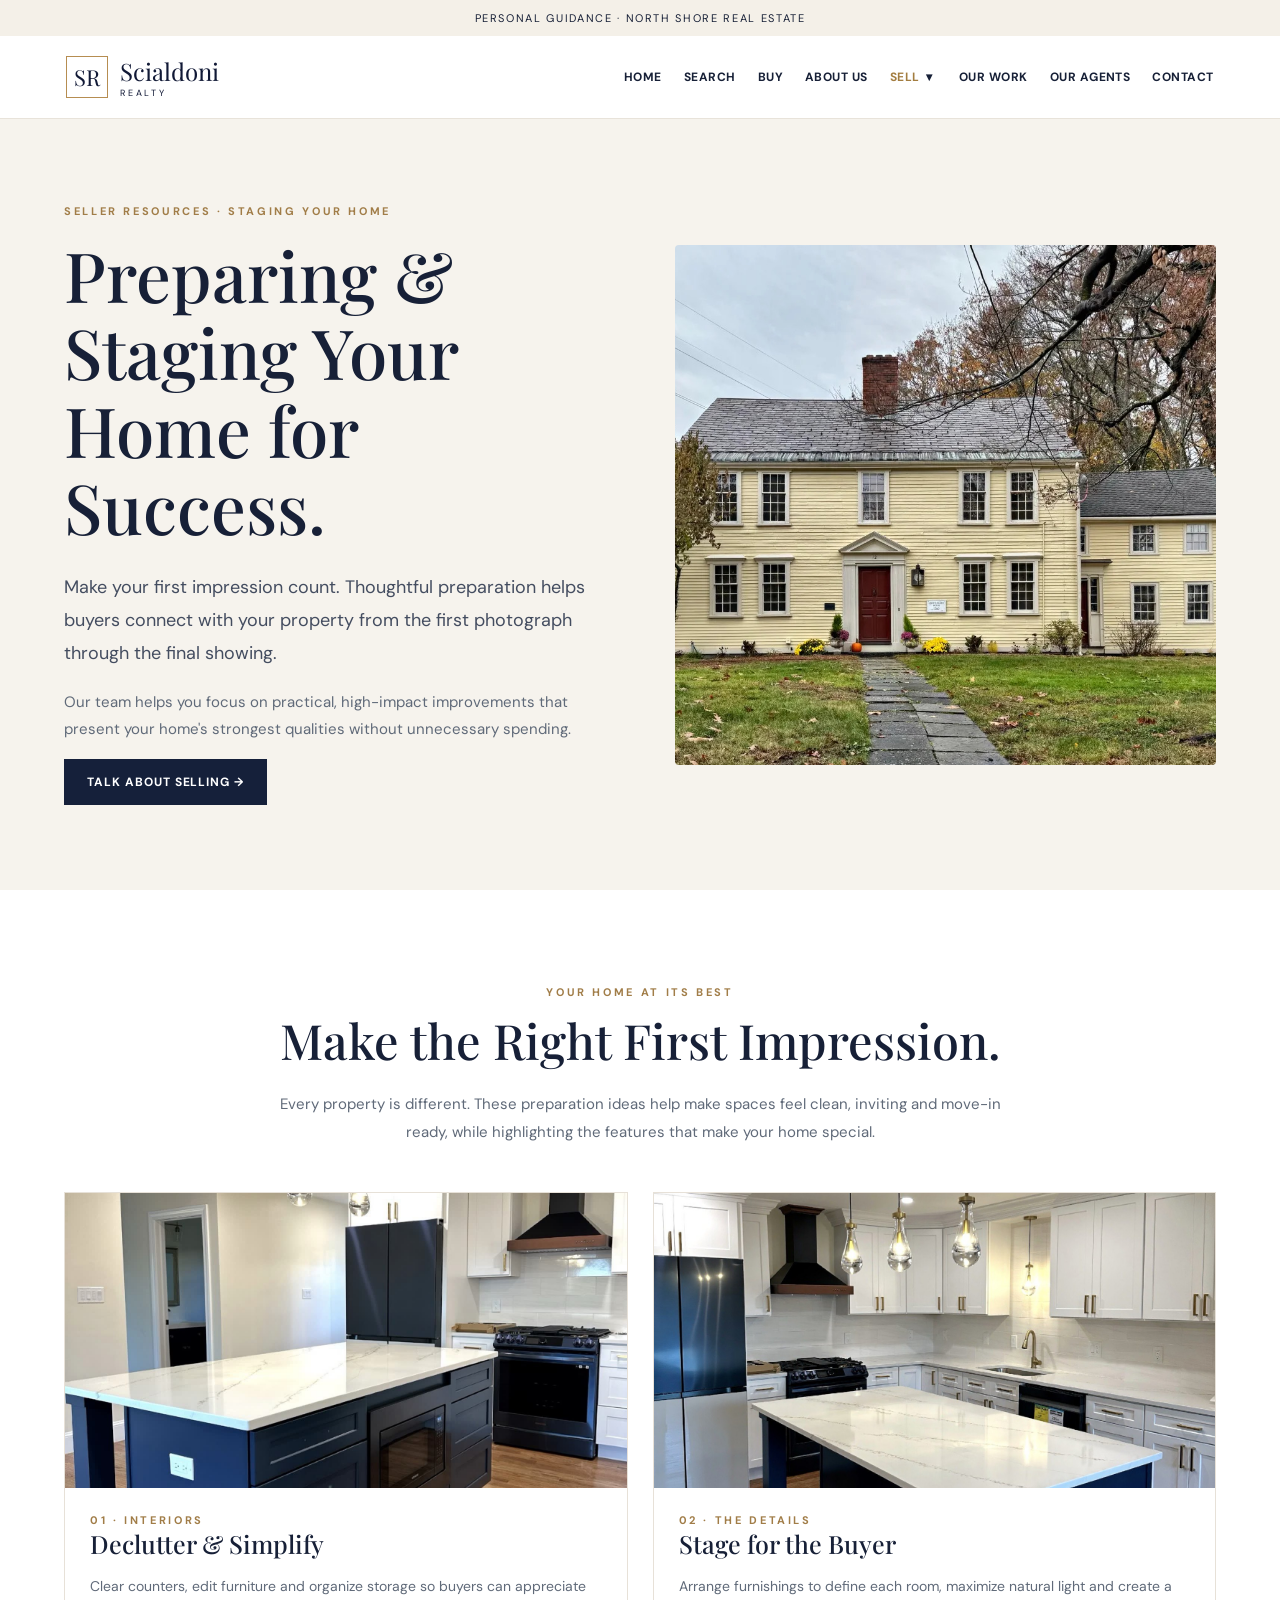
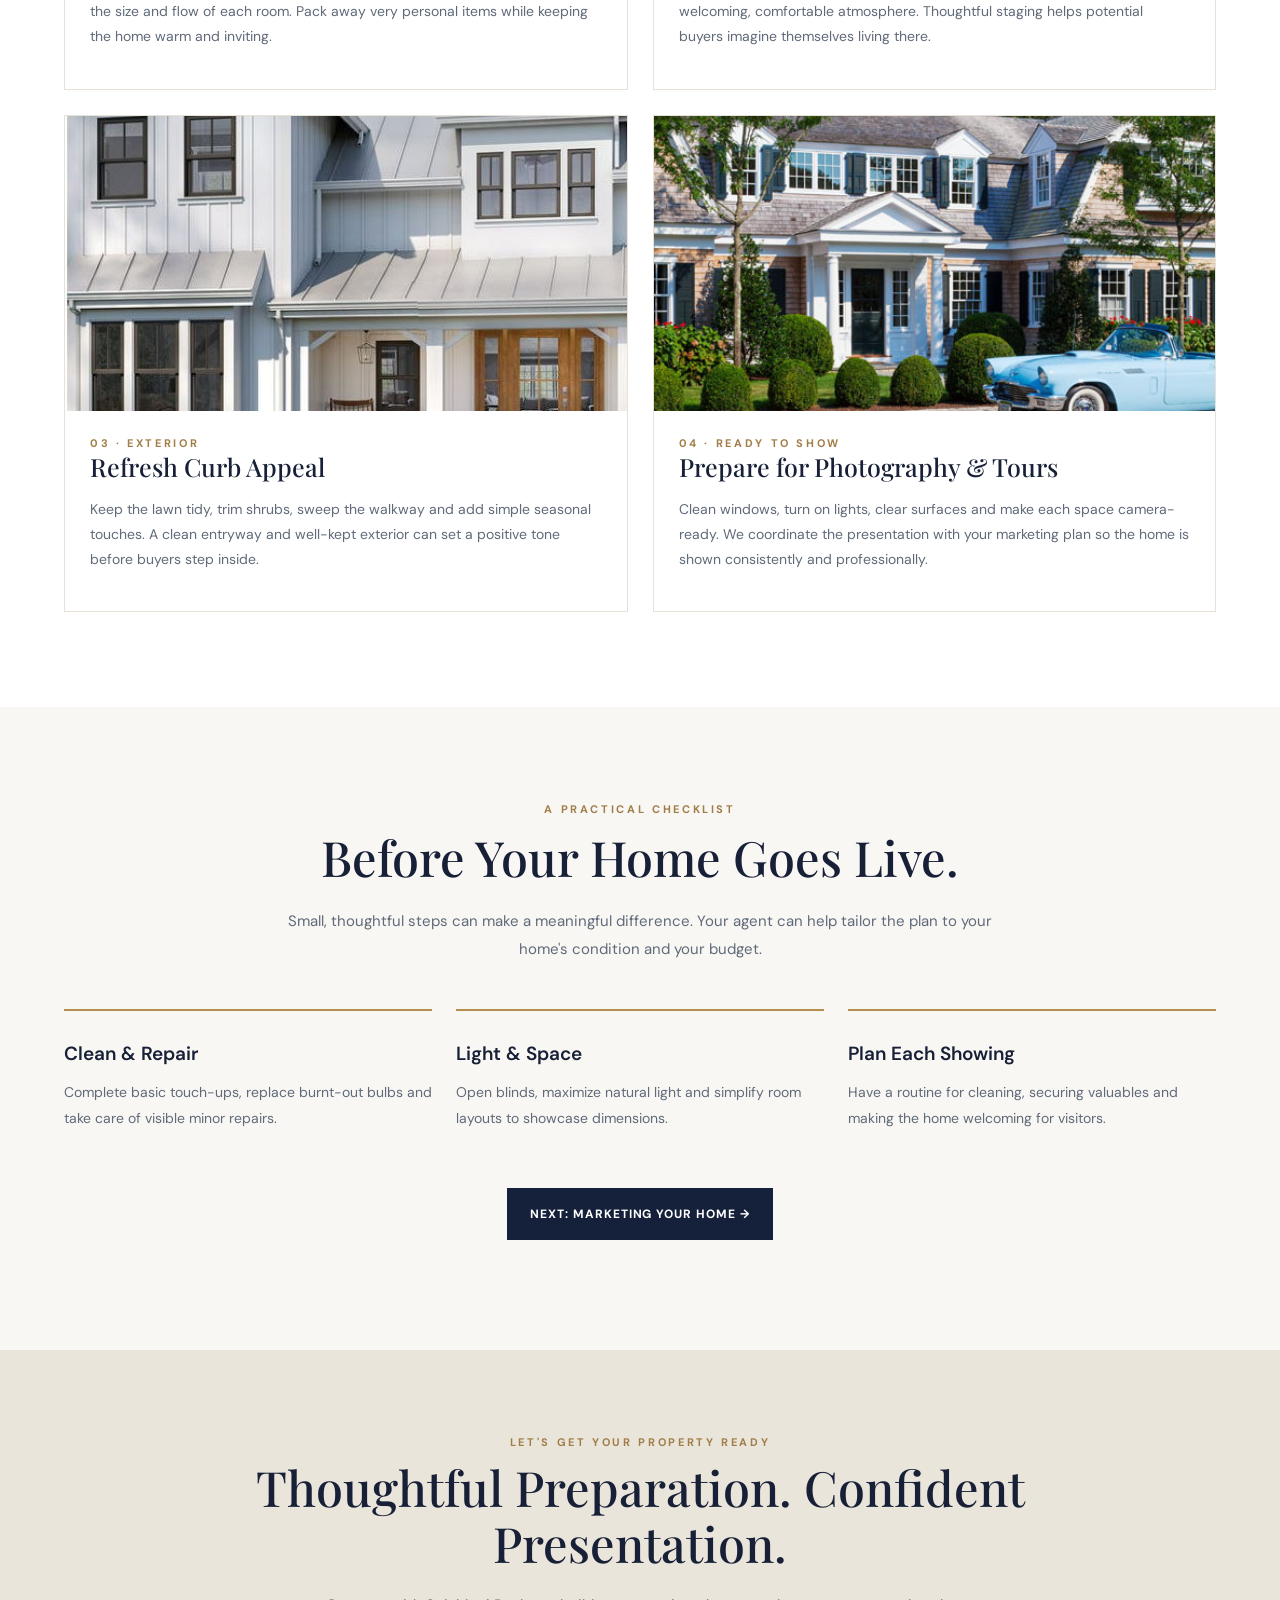
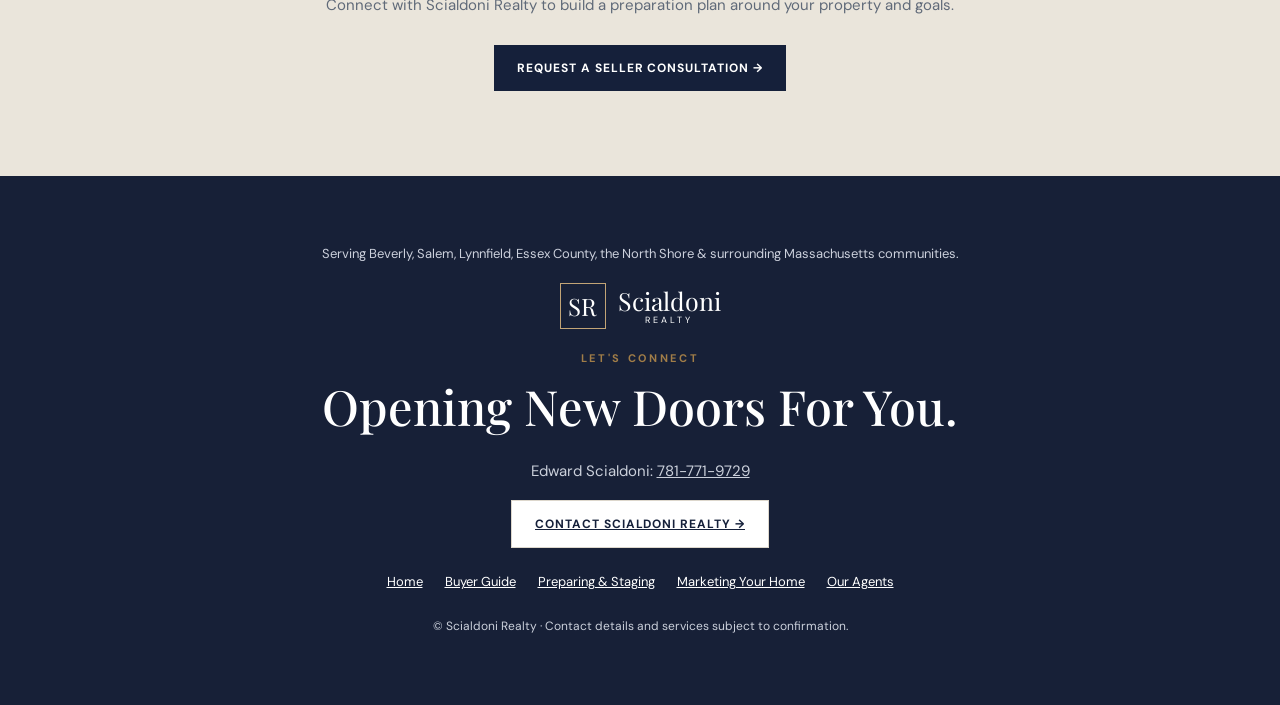
<file: staging.html>
<!DOCTYPE html>

<html lang="en"><head><meta charset="utf-8"/><meta content="width=device-width,initial-scale=1" name="viewport"/><meta content="Practical steps for preparing and staging your home for sale with Scialdoni Realty." name="description"/><title>Preparing &amp; Staging Your Home | Scialdoni Realty</title><link href="https://fonts.googleapis.com" rel="preconnect"/><link href="https://fonts.googleapis.com/css2?family=DM+Sans:wght@400;600;700&amp;family=Playfair+Display:wght@400;500&amp;display=swap" rel="stylesheet"/><link href="pages.css" rel="stylesheet"/><link href="site-v10.css" rel="stylesheet"/></head>
<body><div class="topline">PERSONAL GUIDANCE · NORTH SHORE REAL ESTATE</div><header class="nav"><div class="navinner"><a class="logo" href="index.html"><span class="logo-mark">SR</span><span><b>Scialdoni</b><small>REALTY</small></span></a><nav aria-label="Main navigation" class="navlinks"><a href="index.html">HOME</a><a href="search.html">SEARCH</a><a href="buyer.html">BUY</a><a href="about.html">ABOUT US</a><div class="sell-nav"><a aria-current="page" class="sell-main-link" href="sell.html">SELL</a><button aria-expanded="false" aria-label="Open Sell pages" class="sell-toggle" type="button">▾</button><div class="sell-menu"><a href="staging.html">Preparing &amp; Staging Your Home</a><a href="sell.html">Marketing Your Home</a></div></div><a href="index.html#work">OUR WORK</a><a href="index.html#agents">OUR AGENTS</a><a href="index.html#contact">CONTACT</a></nav></div></header>
<main><section class="intro"><div class="wrap intro-grid"><div><div class="eyebrow">SELLER RESOURCES · STAGING YOUR HOME</div><h1>Preparing &amp; Staging Your Home for Success.</h1><p class="lead">Make your first impression count. Thoughtful preparation helps buyers connect with your property from the first photograph through the final showing.</p><p>Our team helps you focus on practical, high-impact improvements that present your home's strongest qualities without unnecessary spending.</p><a class="cta" href="index.html#contact">TALK ABOUT SELLING →</a></div><img alt="Classic New England colonial with a red front door and mature trees" src="colonial-staging-home.jpg"/></div></section>
<section class="section"><div class="wrap"><div class="subhead"><div class="eyebrow">YOUR HOME AT ITS BEST</div><h2>Make the Right First Impression.</h2><p>Every property is different. These preparation ideas help make spaces feel clean, inviting and move-in ready, while highlighting the features that make your home special.</p></div><div class="staging-gallery"><article><img alt="Bright, welcoming home interior" src="new-england-interior-1.jpg"/><div><div class="eyebrow">01 · INTERIORS</div><h3>Declutter &amp; Simplify</h3><p>Clear counters, edit furniture and organize storage so buyers can appreciate the size and flow of each room. Pack away very personal items while keeping the home warm and inviting.</p></div></article><article><img alt="Thoughtfully arranged home interior" src="new-england-interior-2.jpg"/><div><div class="eyebrow">02 · THE DETAILS</div><h3>Stage for the Buyer</h3><p>Arrange furnishings to define each room, maximize natural light and create a welcoming, comfortable atmosphere. Thoughtful staging helps potential buyers imagine themselves living there.</p></div></article><article><img alt="Landscaped New England house exterior" src="new-england-home-2.jpg"/><div><div class="eyebrow">03 · EXTERIOR</div><h3>Refresh Curb Appeal</h3><p>Keep the lawn tidy, trim shrubs, sweep the walkway and add simple seasonal touches. A clean entryway and well-kept exterior can set a positive tone before buyers step inside.</p></div></article><article><img alt="Beautiful traditional New England residence with neat landscaping" class="photo-vertical" src="new-england-classic-home.jpg"/><div><div class="eyebrow">04 · READY TO SHOW</div><h3>Prepare for Photography &amp; Tours</h3><p>Clean windows, turn on lights, clear surfaces and make each space camera-ready. We coordinate the presentation with your marketing plan so the home is shown consistently and professionally.</p></div></article></div></div></section>
<section class="section alt"><div class="wrap"><div class="subhead"><div class="eyebrow">A PRACTICAL CHECKLIST</div><h2>Before Your Home Goes Live.</h2><p>Small, thoughtful steps can make a meaningful difference. Your agent can help tailor the plan to your home's condition and your budget.</p></div><div class="mini-list"><article><h3>Clean &amp; Repair</h3><p>Complete basic touch-ups, replace burnt-out bulbs and take care of visible minor repairs.</p></article><article><h3>Light &amp; Space</h3><p>Open blinds, maximize natural light and simplify room layouts to showcase dimensions.</p></article><article><h3>Plan Each Showing</h3><p>Have a routine for cleaning, securing valuables and making the home welcoming for visitors.</p></article></div><p style="text-align:center;margin-top:42px"><a class="cta" href="sell.html">NEXT: MARKETING YOUR HOME →</a></p></div></section>
<section class="statement"><div class="wrap"><div class="eyebrow">LET'S GET YOUR PROPERTY READY</div><h2>Thoughtful Preparation. Confident Presentation.</h2><p>Connect with Scialdoni Realty to build a preparation plan around your property and goals.</p><a class="cta" href="index.html#contact">REQUEST A SELLER CONSULTATION →</a></div></section></main>
<footer class="footer"><p class="v9-footer-service">Serving Beverly, Salem, Lynnfield, Essex County, the North Shore &amp; surrounding Massachusetts communities.</p><div class="v9-footer-brand"><span class="v9-footer-mark">SR</span><span><b>Scialdoni</b><small>REALTY</small></span></div><div class="eyebrow">LET'S CONNECT</div><h2>Opening New Doors For You.</h2><p>Edward Scialdoni: <a href="tel:+17817719729">781-771-9729</a></p><a class="cta light" href="index.html#contact">CONTACT SCIALDONI REALTY →</a><div class="footer-links"><a href="index.html">Home</a><a href="buyer.html">Buyer Guide</a><a href="staging.html">Preparing &amp; Staging</a><a href="sell.html">Marketing Your Home</a><a href="index.html#agents">Our Agents</a></div><p style="font-size:12px">© Scialdoni Realty · Contact details and services subject to confirmation.</p></footer><script defer="" src="site-v10.js"></script></body></html>
</file>
<file: site-v10.css>
/* Scialdoni Realty v9: responsive navigation, original-size photography, editorial panels */
:root{--v9-navy:#10183e;--v9-gold:#b99457;--v9-line:#e6e0d6}
html{scroll-padding-top:105px}
.location-collections{background:#f8f6f2}
.location-layout{display:grid;grid-template-columns:minmax(0,1.12fr) minmax(0,1fr);gap:38px;align-items:stretch}
.multifamily-feature{position:relative;min-height:445px;display:block;overflow:hidden;background:#e9e5dd;box-shadow:0 16px 42px #10183019}
.multifamily-feature img{width:100%;height:100%;min-height:445px;position:absolute;inset:0;object-fit:cover;object-position:center 45%;transition:transform .45s ease}
.multifamily-feature:hover img{transform:scale(1.025)}
.multifamily-feature::after{content:'';position:absolute;inset:0;background:linear-gradient(transparent 40%,rgba(5,13,43,.85))}
.multifamily-copy{position:absolute;bottom:0;left:0;right:0;padding:34px 38px;color:white;z-index:1}
.multifamily-copy .mini-eyebrow{font-size:11px;letter-spacing:.19em;color:#ead6ab;font-weight:700}
.multifamily-copy h3{font:500 clamp(28px,3vw,39px)/1.12 'Playfair Display',Georgia,serif;color:white;margin:12px 0}
.multifamily-copy p{font-size:14px;line-height:1.6;max-width:390px;color:#f3f1ea;margin-bottom:0}
.communities-panel{background:#fff;border:1px solid var(--v9-line);padding:39px 37px;display:flex;flex-direction:column;justify-content:center}
.communities-panel h3{font:500 33px/1.2 'Playfair Display',Georgia,serif;color:#10183e;margin:8px 0 14px}
.communities-panel>p{color:#626978;line-height:1.8;font-size:14px;margin:0 0 22px}
.city-links{display:flex;flex-wrap:wrap;gap:9px}
.city-links a{display:inline-flex;border:1px solid #e2d9c7;padding:10px 14px;font-weight:700;font-size:12px;letter-spacing:.015em;background:#fbfaf8;color:#263050;transition:background .2s,border-color .2s}
.city-links a:hover,.city-links a:focus-visible{background:#f0e6d4;border-color:#c2a36c}
.community-subnote{border-top:1px solid #eee8df;margin-top:26px;padding-top:17px;font-size:12px!important;color:#747987}
/* External photos fill their frames; avoid contain/letterboxing from earlier builds */
.listing .photo{background-size:cover!important;background-position:center!important;background-color:#e9e5dc}
.category{background-size:cover!important;background-repeat:no-repeat;background-position:center!important}
.split img,.section-grid img,.intro img{object-fit:cover}
#buyers .split img{height:475px;object-fit:cover;object-position:center 53%}
.coastal-category{background-position:center 54%!important}
.house-vertical{object-position:50% 56%!important}
.area-region{border-top:3px solid #b99457}
.area-region h3{line-height:1.2}
.area-region p{overflow-wrap:break-word}
.sell-nav{position:relative;display:flex;align-items:center;gap:1px}
.sell-main-link{white-space:nowrap}
.sell-toggle{font:700 12px/1 inherit;color:inherit;background:none;border:0;cursor:pointer;padding:9px 5px;line-height:1}
.sell-menu{display:none;position:absolute;top:calc(100% + 20px);left:-24px;width:290px;background:white;box-shadow:0 14px 34px #0b153226;border:1px solid #e9e2d6;padding:9px;z-index:35}
.sell-nav:hover .sell-menu,.sell-nav:focus-within .sell-menu,.sell-nav.open .sell-menu{display:block}
.sell-menu a{display:block!important;padding:14px 15px!important;color:#162142!important;font-size:12px!important;font-weight:700!important;letter-spacing:0!important;line-height:1.5}
.sell-menu a:hover,.sell-menu a:focus-visible{background:#f5f0e7;color:#81622f!important}
.navlinks .sell-nav{font-size:12px;font-weight:700}
.navlinks .sell-menu{top:100%}
.navlinks .sell-menu a{line-height:1.5}
.sell-link-card{display:block;padding:30px;border:1px solid #e6dfd4;background:#fff}
.sell-link-card strong{font-family:'Playfair Display',Georgia,serif;font-size:25px;font-weight:500;color:#172037;display:block;margin:12px 0}
.sell-link-card p{font-size:14px;line-height:1.7}
.sell-link-card:hover{box-shadow:0 14px 32px #111b3420;transform:translateY(-2px)}
.sell-link-grid{display:grid;grid-template-columns:repeat(2,minmax(0,1fr));gap:25px;margin-top:25px}
.sell-link-card img{width:100%;height:250px;object-fit:cover;display:block}
.sell-link-card .link-arrow{font-size:12px;font-weight:700;letter-spacing:.08em;color:#80612c}
.staging-gallery{display:grid;grid-template-columns:repeat(2,minmax(0,1fr));gap:25px}
.staging-gallery article{background:white;border:1px solid #e7e1d8;overflow:hidden}
.staging-gallery img{width:100%;height:295px;display:block;object-fit:cover;object-position:center}
.staging-gallery article>div{padding:25px}
.staging-gallery h3{font:500 25px 'Playfair Display',Georgia,serif;margin:0 0 10px}
.staging-gallery p{font-size:14px;line-height:1.8;color:#606a79}
.staging-gallery .photo-vertical{object-position:center 65%}
.review-stage{position:relative}
.review-slide{animation:reviewFade .2s ease}
@keyframes reviewFade{from{opacity:.65}to{opacity:1}}
.review-slide small{display:block;margin-top:22px;letter-spacing:.03em}
.review-controls{margin-top:22px}
.review-controls>button:hover{background:#10183e;color:white;border-color:#10183e}
.review-dots button{cursor:pointer}
.profile-link{display:inline-flex;align-items:center;gap:8px;margin-top:12px;font-size:12px;font-weight:700;color:#10183e;letter-spacing:.06em}
.agent .detail a.profile-link:hover{text-decoration:underline;color:#a17a31}
.contact-phone strong{color:#172037}
.search-landing .search-control{background:white;border:1px solid #e6e0d6;padding:25px}
.search-landing .search-control select{width:100%;padding:13px 14px;margin-top:8px;border:1px solid #e1ded7;background:white}
.search-landing .search-grid{display:grid;grid-template-columns:repeat(3,1fr);gap:18px}
.search-landing .search-control label{font-size:12px;font-weight:700;color:#172037}
.search-landing .status-panel{margin-top:29px;padding:32px;background:#f4f1e9;border-left:4px solid #b99457}
.search-landing .status-panel h2{font-size:30px;margin-top:0}
.search-landing .status-panel p{color:#626978;line-height:1.8}
.search-landing .search-list{margin-top:24px;padding:25px;background:white;border:1px solid #eee8df}
.search-landing .search-list h3{font-size:25px;margin-top:0}
.search-landing .city-pills{display:flex;gap:8px;flex-wrap:wrap}
.search-landing .city-pills span{background:#f6f3ed;border:1px solid #e8dfcd;padding:8px 12px;font-size:12px;color:#35405d}
.search-landing .search-title{padding:75px 0 40px}
/* small screen navigation */
@media(max-width:1080px){.links{gap:16px}.navlinks{gap:14px}}
@media(max-width:850px){.location-layout{grid-template-columns:1fr}.multifamily-feature,.multifamily-feature img{min-height:370px}.navlinks .sell-nav{align-self:stretch}.navlinks .sell-menu{position:static;box-shadow:none;width:100%;border:0;border-left:2px solid #b99457}.sell-menu{top:100%}}
@media(max-width:850px){.links .sell-nav{width:100%;justify-content:center}.links .sell-menu{position:static;top:auto;left:auto;width:100%;box-shadow:none;border:0;border-top:1px solid #eee;margin-top:7px}.links .sell-nav.open{flex-wrap:wrap}.navlinks{gap:12px}}
@media(max-width:700px){.staging-gallery,.sell-link-grid,.search-landing .search-grid{grid-template-columns:1fr}.staging-gallery img{height:250px}}
@media(max-width:550px){.communities-panel{padding:26px}.multifamily-copy{padding:27px}.location-collections .section-head{margin-bottom:28px}#buyers .split img{height:340px}}

/* Agent profile full-site navigation */
.profile a[href^="tel:"]{font-weight:700;color:#81622f}
@media(max-width:850px){.navlinks .sell-nav{display:flex;flex-wrap:wrap;align-items:center}.navlinks .sell-menu{width:100%}}
@media(max-width:900px){.area-list{grid-template-columns:1fr!important}}

.v9-footer-brand{display:flex;justify-content:center;align-items:center;gap:12px;color:#fff;margin:0 auto 22px}.v9-footer-mark{width:46px;height:46px;border:1px solid #c2a476;display:grid;place-items:center;font:24px 'Playfair Display',Georgia,serif}.v9-footer-brand b{display:block;font:25px 'Playfair Display',Georgia,serif;line-height:1.1}.v9-footer-brand small{display:block;letter-spacing:.34em;font-size:9px}.footer .v9-footer-service{max-width:680px;margin:12px auto 18px;color:#ccd0dc;font-size:13px;line-height:1.75}

.review-slide small a{color:#84652e;text-decoration:underline;text-underline-offset:3px}
.sell-toggle{font-family:inherit;font-size:12px;font-weight:700}

/* Version 10: approved source photography and usable consultation call-to-actions. */
#explore .tab:focus-visible,#explore .btn:focus-visible{outline:3px solid #d6b56c;outline-offset:2px}
#explore .search-body #search-action-btn{min-width:190px}
.v10-call{display:inline-flex;margin:12px 0 8px;line-height:1.5;text-decoration:none!important}
.v10-contact-link{display:block;text-decoration:underline;margin-top:15px;color:#203663;font-weight:700;font-size:14px}
.v10-property{background:#f8f5ef;padding:14px;font-size:14px;overflow-wrap:anywhere}
/* Keep the house left and ocean to the right in the original user photo visible on the buyer page. */
.intro-grid img.coastal-ocean-photo{object-fit:cover;object-position:center center}
@media(max-width:550px){#explore .search-body #search-action-btn{width:100%}}
</file>
<file: pages.css>
:root{--ink:#172037;--muted:#687080;--sand:#f6f3ed;--line:#e8e3da;--gold:#b68d51}*{box-sizing:border-box}html{scroll-behavior:smooth}body{margin:0;color:var(--ink);font-family:'DM Sans',Arial,sans-serif;background:#fff}a{color:inherit;text-decoration:none}a:focus-visible{outline:3px solid var(--gold);outline-offset:4px}.wrap{width:min(1160px,90%);margin:auto}.topline{background:#f4f0e8;padding:11px 5%;font-size:11px;letter-spacing:.15em;text-align:center}.nav{background:#fff;position:sticky;top:0;z-index:10;border-bottom:1px solid var(--line)}.navinner{max-width:1250px;margin:auto;min-height:82px;display:flex;align-items:center;justify-content:space-between;gap:22px;padding:14px 4%}.logo{display:flex;align-items:center;gap:12px;color:#111936}.logo-mark{display:grid;place-items:center;width:42px;height:42px;border:1px solid #b68d51;font:22px 'Playfair Display',serif}.logo b{font:24px 'Playfair Display',serif;display:block}.logo small{display:block;font-size:9px;letter-spacing:.3em}.navlinks{display:flex;gap:22px;align-items:center;flex-wrap:wrap}.navlinks a{font-size:12px;font-weight:700;letter-spacing:.04em}.navlinks a:hover,.navlinks a[aria-current=page]{color:#a37d40}.cta{display:inline-block;padding:15px 23px;background:#15203a;color:white;font-size:12px;font-weight:700;letter-spacing:.08em;text-transform:uppercase}.cta:hover{background:#38435b}.cta.light{background:#fff;color:#15203a;border:1px solid #ddd7cc}.eyebrow{font-size:11px;letter-spacing:.24em;text-transform:uppercase;font-weight:700;color:#a17d48}h1,h2,h3{font-family:'Playfair Display',Georgia,serif;font-weight:500}h1{font-size:clamp(42px,5.4vw,72px);line-height:1.12;margin:18px 0 25px}h2{font-size:clamp(32px,3.8vw,49px);line-height:1.16;margin:13px 0 23px}h3{font-size:25px;margin:12px 0}p,li{line-height:1.85;color:#606a79;font-size:15px}.intro{padding:85px 0;background:var(--sand)}.intro-grid,.section-grid{display:grid;grid-template-columns:1fr 1fr;align-items:center;gap:70px}.intro img,.section-grid img{width:100%;height:520px;object-fit:cover;border-radius:4px}.intro p{max-width:560px}.section{padding:95px 0}.section.alt{background:#f8f7f4}.section-grid.reverse img{order:2}.section-grid.reverse>div{order:1}.section-grid img{height:420px}.lead{font-size:18px;color:#444d60}.statement{padding:85px 0;text-align:center;background:#eae5db}.statement h2{max-width:850px;margin:10px auto 20px}.statement p{max-width:650px;margin:0 auto 25px}.steps{display:grid;grid-template-columns:repeat(2,1fr);gap:0 45px}.step{padding:27px 0;border-bottom:1px solid var(--line);display:flex;gap:20px}.step .number{font:25px 'Playfair Display',serif;color:#b68d51;min-width:38px}.step h3{font:600 20px 'DM Sans',sans-serif;margin:0 0 8px}.step p{margin:0}.narrow{max-width:900px;margin:auto}.requirements{padding-left:23px}.requirements li{padding:7px 0}.footer{background:#172037;color:#fff;padding:55px 5%;text-align:center}.footer p{color:#cbd0db}.footer a{text-decoration:underline}.footer-links{display:flex;gap:22px;justify-content:center;flex-wrap:wrap;font-size:13px;margin:25px}.subhead{text-align:center;max-width:740px;margin:0 auto 45px}.subhead p{margin:auto}.mini-list{display:grid;grid-template-columns:repeat(3,1fr);gap:24px}.mini-list article{border-top:2px solid #b68d51;padding-top:18px}.mini-list h3{font:600 19px 'DM Sans',sans-serif}.mini-list p{font-size:14px}@media(max-width:850px){.navinner{align-items:flex-start;flex-direction:column}.navlinks{gap:13px}.intro-grid,.section-grid{grid-template-columns:1fr;gap:35px}.section-grid.reverse img,.section-grid.reverse>div{order:initial}.intro img,.section-grid img{height:340px}.intro,.section{padding:60px 0}.steps,.mini-list{grid-template-columns:1fr}}
</file>
